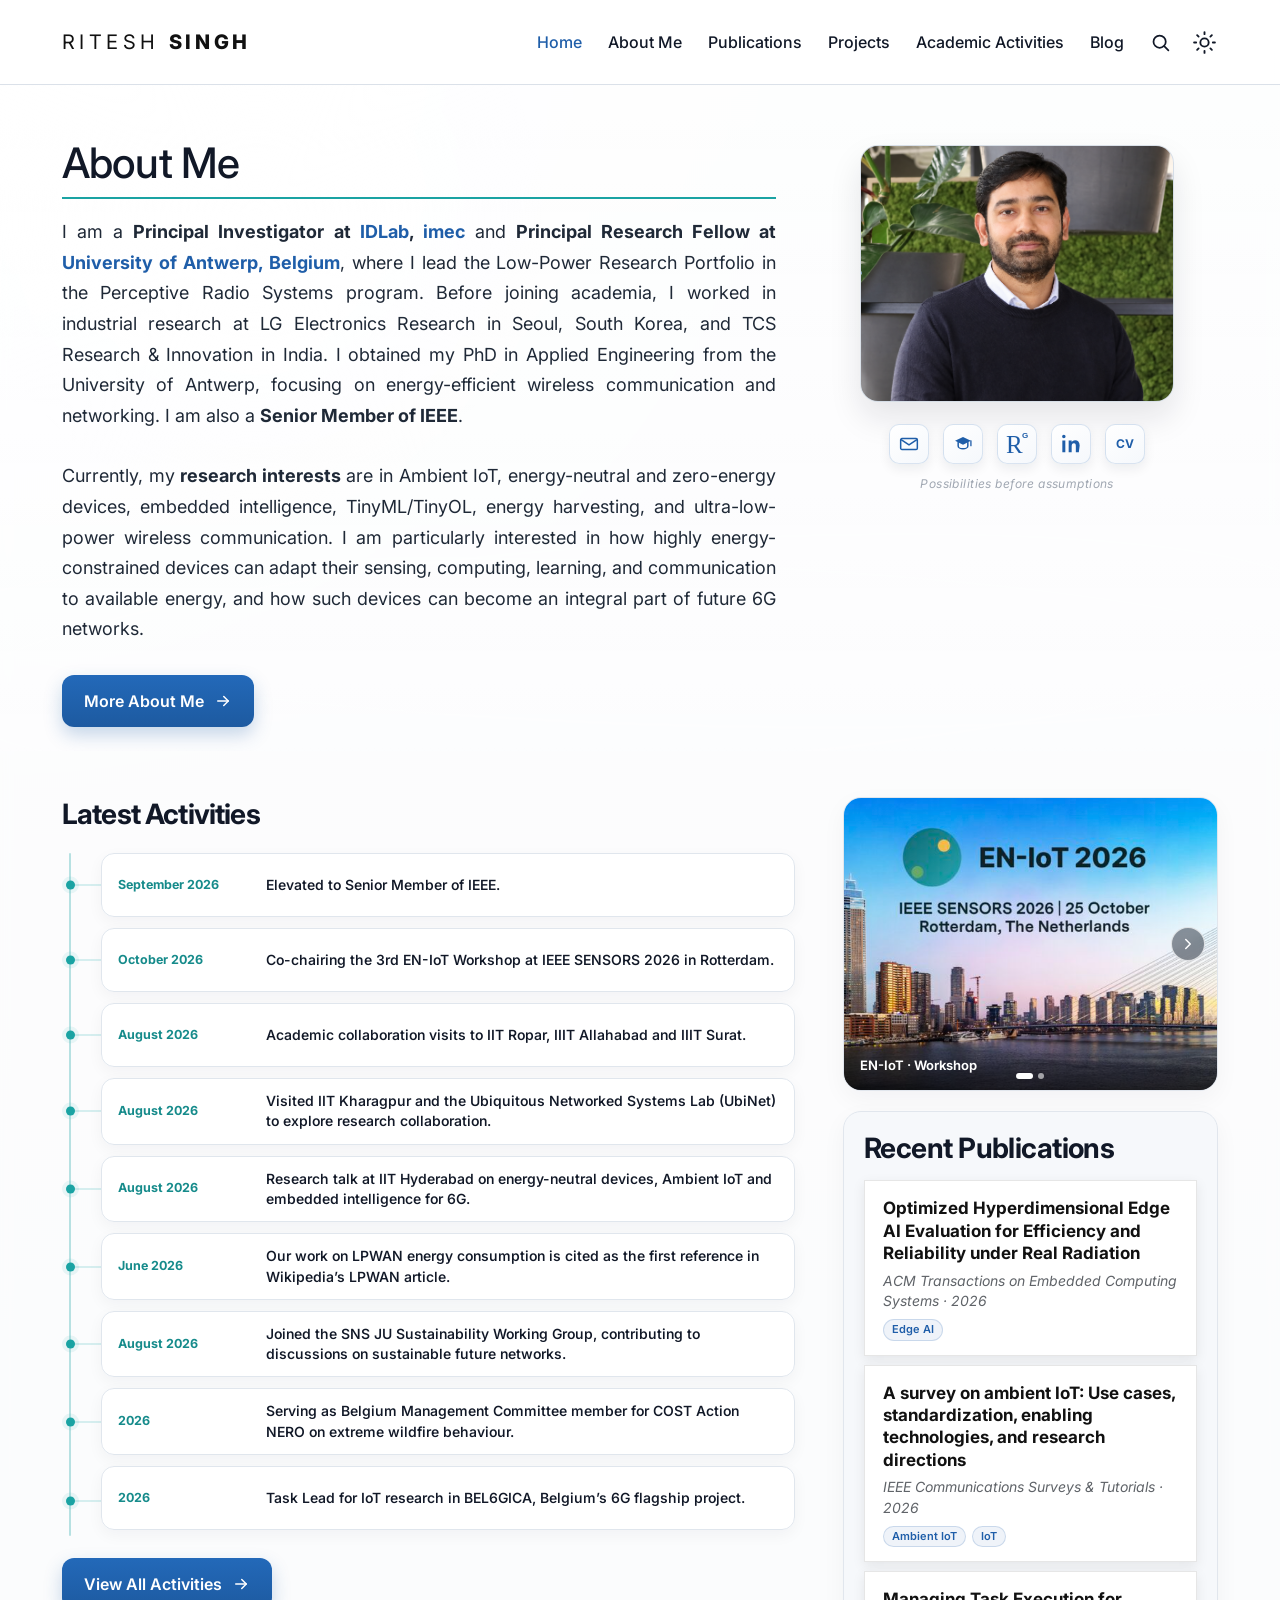
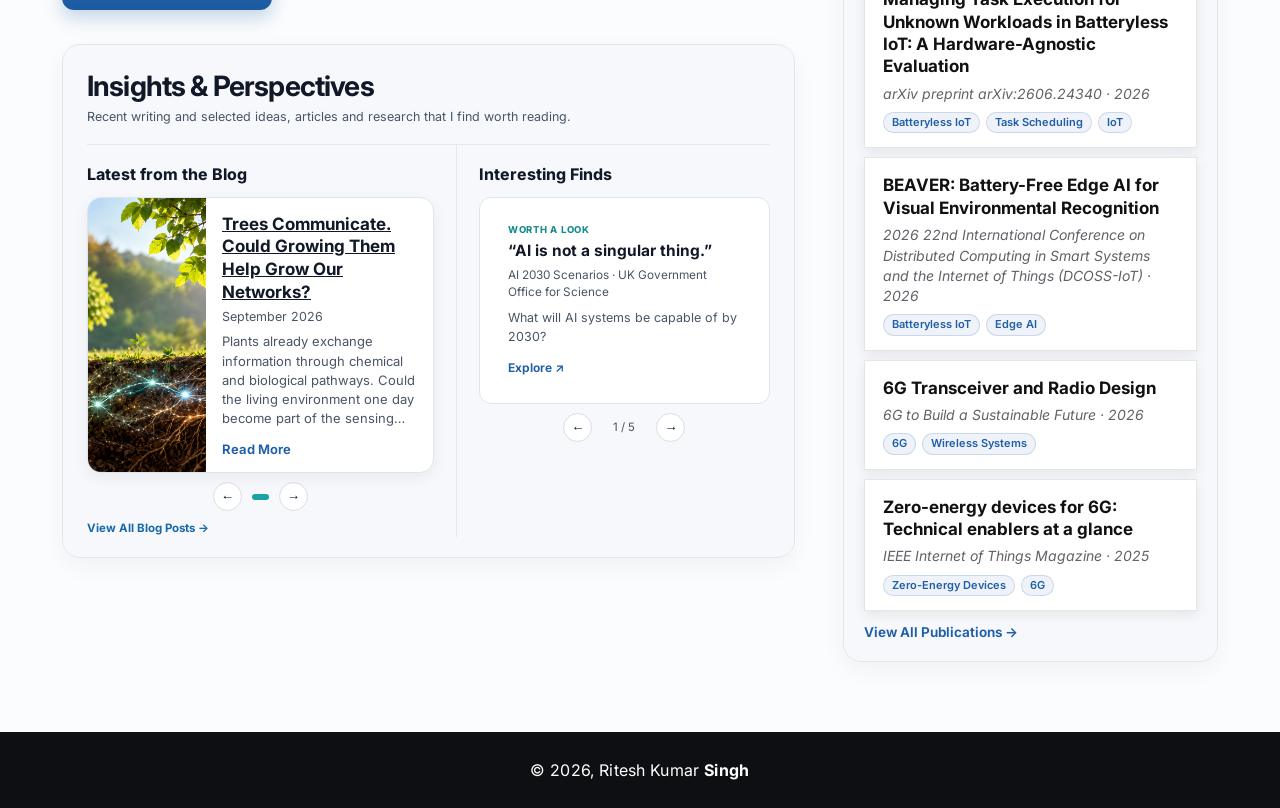
<file: index.html>
<!DOCTYPE html>
<html lang="en">

<head>

  <meta charset="UTF-8" />

  <meta
    name="viewport"
    content="width=device-width, initial-scale=1.0"
  />

  <title>Ritesh Singh</title>


  <link
    rel="icon"
    type="image/png"
    href="images/ritesh_pic.png"
  >


  <!-- Apply saved theme before page renders -->

  <script>

    if (
      localStorage.getItem('theme') === 'dark'
    ) {

      document.documentElement
        .classList
        .add('dark-mode');

    }

  </script>


  <link
    rel="preconnect"
    href="https://fonts.googleapis.com"
  >

  <link
    rel="preconnect"
    href="https://fonts.gstatic.com"
    crossorigin
  >

  <link
    href="https://fonts.googleapis.com/css2?family=Inter:wght@400;500;600;700;800&display=swap"
    rel="stylesheet"
  >


  <link
    rel="stylesheet"
    href="css/style.css?v=20260917-01"
  />


  <!-- =========================================================
       HOME-SPECIFIC STYLES
  ========================================================== -->

  <style>
    /* =========================================================
       HOME LAYOUT — POLISHED TWO-COLUMN DESIGN
       ========================================================= */

    .home-content-grid {
      display: grid;
      grid-template-columns: minmax(0, 1.72fr) minmax(330px, 0.88fr);
      gap: 48px;
      padding: 46px 62px 58px;
      align-items: start;
    }

    .home-activities,
    .home-sidebar {
      min-width: 0;
    }

    .home-sidebar {
      position: static;
      align-self: start;
    }

    /* Soft section cards on the right */
    .home-panel {
      background: rgba(246, 248, 251, 0.92);
      border: 1px solid #e1e6ed;
      border-radius: 18px;
      padding: 20px;
      box-shadow: 0 8px 24px rgba(15, 23, 42, 0.045);
    }

    .home-panel + .home-panel {
      margin-top: 20px;
    }

    .home-sidebar .section-title {
      margin: 0 0 16px;
      font-size: 28px;
      line-height: 1.16;
      letter-spacing: -0.02em;
    }

    /* =========================================================
       ACTIVITY TIMELINE
       ========================================================= */

    .timeline {
      position: relative;
      margin-top: 8px;
      padding-left: 25px;
    }

    .timeline::before {
      content: "";
      position: absolute;
      left: 6px;
      top: 8px;
      bottom: 12px;
      width: 2px;
      background: rgba(26, 163, 163, 0.28);
    }

    .timeline-entry {
      position: relative;
      padding: 0 0 31px 22px;
    }

    .timeline-entry:last-child {
      padding-bottom: 6px;
    }

    .timeline-dot {
      position: absolute;
      left: -25px;
      top: 6px;
      width: 12px;
      height: 12px;
      border-radius: 50%;
      background: #1aa3a3;
      box-shadow: 0 0 0 5px rgba(26, 163, 163, 0.11);
      transition: transform 160ms ease, box-shadow 160ms ease;
    }

    .timeline-entry:hover .timeline-dot {
      transform: scale(1.12);
      box-shadow: 0 0 0 7px rgba(26, 163, 163, 0.13);
    }

    .activity-topline {
      display: flex;
      align-items: center;
      flex-wrap: wrap;
      gap: 9px;
      margin-bottom: 6px;
    }

    .activity-date {
      font-size: 14px;
      font-weight: 700;
      color: var(--text);
    }

    .activity-tag {
      display: inline-flex;
      align-items: center;
      min-height: 22px;
      padding: 2px 8px;
      border-radius: 999px;
      background: rgba(26, 163, 163, 0.10);
      color: #168b8b;
      font-size: 10px;
      font-weight: 700;
      letter-spacing: 0.08em;
      text-transform: uppercase;
    }

    .activity-title {
      margin: 0 0 6px;
      font-size: 18px;
      line-height: 1.38;
      font-weight: 650;
      color: var(--text);
    }

    .activity-summary {
      margin: 0;
      color: var(--muted);
      font-size: 15px;
      line-height: 1.65;
    }

    .activity-inline-link,
    .update-inline-link {
      display: inline-flex;
      margin-top: 10px;
      color: var(--primary);
      text-decoration: none;
      font-size: 13.5px;
      font-weight: 650;
    }

    .activity-inline-link:hover,
    .update-inline-link:hover {
      text-decoration: underline;
    }

    /* Activity media */
    .activity-visual {
      margin: 14px 0 0;
      overflow: hidden;
      border-radius: 14px;
      border: 1px solid var(--border);
      background: var(--surface-strong);
      box-shadow: 0 7px 18px rgba(15, 23, 42, 0.08);
    }

    .activity-visual img {
      display: block;
      width: 100%;
      height: 100%;
      object-fit: cover;
      transition: transform 220ms ease;
    }

    .activity-visual:hover img {
      transform: scale(1.02);
    }

    .activity-visual figcaption {
      padding: 8px 11px;
      color: var(--muted);
      font-size: 12px;
      line-height: 1.4;
    }

    .activity-featured {
      position: relative;
      width: min(100%, 500px);
      aspect-ratio: 16 / 8.8;
    }

    .activity-featured figcaption {
      position: absolute;
      left: 0;
      right: 0;
      bottom: 0;
      padding: 34px 13px 11px;
      color: #fff;
      background: linear-gradient(180deg, transparent 0%, rgba(0,0,0,0.72) 100%);
    }

    .activity-single-image {
      width: min(100%, 360px);
    }

    .activity-single-image img {
      aspect-ratio: 16 / 9;
    }

    .activity-gallery {
      width: min(100%, 500px);
      display: grid;
      grid-template-columns: 1.6fr 0.9fr;
      grid-template-rows: 190px auto;
      gap: 5px;
      padding: 5px;
    }

    .activity-gallery-main,
    .activity-gallery-side,
    .activity-gallery-last {
      min-width: 0;
      min-height: 0;
      overflow: hidden;
      border-radius: 10px;
    }

    .activity-gallery-main {
      grid-row: 1;
    }

    .activity-gallery-side {
      display: grid;
      grid-template-rows: 1fr 1fr;
      gap: 5px;
    }

    .activity-gallery-last {
      position: relative;
    }

    .activity-gallery-count {
      position: absolute;
      inset: 0;
      display: grid;
      place-items: center;
      background: rgba(0,0,0,0.48);
      color: #fff;
      font-size: 18px;
      font-weight: 700;
    }

    .activity-gallery figcaption {
      grid-column: 1 / -1;
      padding: 5px 7px 3px;
    }

    /* =========================================================
       BLOG — ONE CLEAN CARD AT A TIME
       Supports both old and new blogs.js class names.
       ========================================================= */

    .blog-carousel-shell {
      position: relative;
    }

    #latestBlogs {
      position: relative;
      min-width: 0;
    }

    /* All blog cards are hidden first; JS shows the active one */
    #latestBlogs > article {
      display: none;
    }

    #latestBlogs > article.is-active-blog {
      display: grid;
    }

    .blog-slide,
    .home-blog-card {
      grid-template-columns: 118px minmax(0, 1fr);
      min-height: 172px;
      overflow: hidden;
      border: 1px solid #dfe5ec;
      border-radius: 14px;
      background: #fff;
      box-shadow: 0 5px 16px rgba(15, 23, 42, 0.06);
    }

    .blog-slide > img,
    img.home-blog-image {
      display: block;
      width: 118px;
      height: 100%;
      min-height: 172px;
      object-fit: cover;
      background: #eef2f6;
    }

    .blog-slide-placeholder,
    .home-blog-placeholder {
      width: 118px;
      min-height: 172px;
      background:
        linear-gradient(145deg, rgba(26,163,163,0.12), rgba(31,94,169,0.08));
    }

    .blog-slide-content,
    .home-blog-content {
      min-width: 0;
      padding: 15px 16px 14px;
    }

    .blog-slide-title,
    .home-blog-title {
      margin: 0 0 5px;
      color: var(--text);
      font-size: 17px;
      line-height: 1.35;
      font-weight: 700;
    }

    .blog-slide-meta,
    .home-blog-date {
      margin-bottom: 8px;
      color: var(--muted);
      font-size: 12.5px;
    }

    .blog-slide-desc,
    .home-blog-excerpt {
      margin: 0 0 10px;
      color: var(--muted);
      font-size: 13px;
      line-height: 1.48;
      display: -webkit-box;
      -webkit-line-clamp: 5;
      -webkit-box-orient: vertical;
      overflow: hidden;
    }

    .read-link,
    .home-blog-link {
      color: var(--primary);
      text-decoration: none;
      font-size: 13px;
      font-weight: 650;
    }

    .read-link:hover,
    .home-blog-link:hover {
      text-decoration: underline;
    }

    .carousel-controls {
      display: flex;
      align-items: center;
      justify-content: center;
      gap: 10px;
      margin-top: 11px;
    }

    .carousel-arrow {
      width: 29px;
      height: 29px;
      border: 1px solid #d7dee7;
      border-radius: 50%;
      background: #fff;
      color: var(--text);
      display: inline-flex;
      align-items: center;
      justify-content: center;
      cursor: pointer;
      transition: color 150ms ease, border-color 150ms ease, transform 150ms ease;
    }

    .carousel-arrow:hover {
      color: var(--primary);
      border-color: var(--primary);
      transform: translateY(-1px);
    }

    .carousel-dots {
      display: flex;
      gap: 6px;
      align-items: center;
      justify-content: center;
    }

    .carousel-dot {
      width: 6px;
      height: 6px;
      padding: 0;
      border: 0;
      border-radius: 50%;
      background: #c4ccd6;
      cursor: pointer;
    }

    .carousel-dot.active {
      width: 17px;
      border-radius: 999px;
      background: #1aa3a3;
    }

    /* =========================================================
       PUBLICATIONS — SIX COMPACT CARDS
       ========================================================= */

    #recentPublications {
      display: grid;
      gap: 9px;
    }

    .home-publication-item {
      padding: 12px 13px 11px;
      border: 1px solid #dfe5ec;
      border-radius: 12px;
      background: #fff;
      box-shadow: 0 3px 11px rgba(15, 23, 42, 0.04);
    }

    .home-publication-title {
      margin: 0 0 5px;
      color: var(--text);
      font-size: 14px;
      line-height: 1.38;
      font-weight: 700;
    }

    .home-publication-meta {
      margin: 0 0 6px;
      color: var(--muted);
      font-size: 11.8px;
      line-height: 1.45;
    }

    .home-publication-link {
      color: var(--primary);
      text-decoration: none;
      font-size: 12px;
      font-weight: 650;
    }

    .home-publication-link:hover {
      text-decoration: underline;
    }

    /* =========================================================
       SIDEBAR ACTIONS
       ========================================================= */

    .sidebar-action {
      display: inline-flex;
      margin-top: 13px;
      color: var(--primary);
      text-decoration: none;
      font-weight: 650;
      font-size: 13.5px;
    }

    .sidebar-action:hover {
      text-decoration: underline;
    }

    /* =========================================================
       WORTH SHARING — COMPACT AND CONSISTENT
       ========================================================= */

    .sharing-card {
      margin-top: 0;
      overflow: hidden;
      background: #fff;
      border: 1px solid #dfe5ec;
      border-radius: 14px;
      box-shadow: 0 5px 16px rgba(15, 23, 42, 0.05);
    }

    .sharing-content {
      padding: 14px 15px 15px;
    }

    .sharing-type {
      margin-bottom: 5px;
      color: #168b8b;
      font-size: 9.5px;
      font-weight: 750;
      letter-spacing: 0.08em;
      text-transform: uppercase;
    }

    .sharing-title {
      margin: 0 0 6px;
      color: var(--text);
      font-size: 15.5px;
      line-height: 1.38;
      font-weight: 700;
    }

    .sharing-source,
    .sharing-author {
      color: var(--muted);
      font-size: 11.8px;
      line-height: 1.45;
    }

    .sharing-note {
      margin: 8px 0 9px;
      color: var(--muted);
      font-size: 12.5px;
      line-height: 1.5;
    }

    .sharing-thumb-wrap,
    .sharing-image-wrap {
      overflow: hidden;
    }

    .sharing-thumb,
    .sharing-feature-image {
      display: block;
      width: 100%;
      max-height: 170px;
      object-fit: cover;
    }

    .sharing-link {
      color: var(--primary);
      text-decoration: none;
      font-size: 12px;
      font-weight: 650;
    }

    .sharing-link:hover {
      text-decoration: underline;
    }

    .sharing-quote-card {
      position: relative;
      padding: 17px 18px 16px;
    }

    .sharing-quote-mark {
      height: 24px;
      color: #1aa3a3;
      font-family: Georgia, "Times New Roman", serif;
      font-size: 42px;
      line-height: 1;
    }

    .sharing-quote-text {
      margin: 3px 0 11px;
      color: var(--text);
      font-family: Georgia, "Times New Roman", serif;
      font-size: 15.5px;
      line-height: 1.5;
      font-style: italic;
    }

    .sharing-controls {
      display: flex;
      align-items: center;
      justify-content: center;
      gap: 11px;
      margin-top: 10px;
    }

    .sharing-controls button {
      width: 29px;
      height: 29px;
      padding: 0;
      border: 1px solid #d7dee7;
      border-radius: 50%;
      background: #fff;
      color: var(--text);
      display: inline-flex;
      align-items: center;
      justify-content: center;
      cursor: pointer;
    }

    .sharing-controls button:hover {
      color: var(--primary);
      border-color: var(--primary);
    }

    #sharingCounter {
      min-width: 42px;
      color: var(--muted);
      font-size: 11.5px;
      text-align: center;
    }


    /* FINAL HOME — CONNECTED COMPACT ACTIVITY CARDS + PHOTO CAROUSEL */
    .timeline{position:relative;margin-top:10px;padding-left:39px}
    .timeline::before{content:"";position:absolute;left:7px;top:0;bottom:0;width:2px;background:rgba(26,163,163,.30);border-radius:999px}
    .timeline-entry{position:relative;margin:0 0 11px;padding:0}
    .timeline-entry:last-child{margin-bottom:0}
    .timeline-entry::before{content:"";position:absolute;left:-31px;top:50%;width:31px;height:1px;background:rgba(26,163,163,.34);transform:translateY(-50%)}
    .timeline-dot{position:absolute;left:-35px;top:50%;width:9px;height:9px;border-radius:50%;background:#1aa3a3;box-shadow:0 0 0 4px rgba(26,163,163,.09);transform:translateY(-50%);z-index:2}
    .activity-compact-card{min-height:64px;display:grid;grid-template-columns:132px minmax(0,1fr);gap:16px;align-items:center;padding:12px 16px;border:1px solid #e0e6ed;border-radius:13px;background:rgba(255,255,255,.82);box-shadow:0 5px 16px rgba(15,23,42,.045);transition:border-color 160ms ease,box-shadow 160ms ease,transform 160ms ease}
    .activity-compact-card:hover{border-color:rgba(26,163,163,.34);box-shadow:0 7px 19px rgba(15,23,42,.065);transform:translateY(-1px)}
    .activity-compact-date{color:#168b8b;font-size:12.5px;line-height:1.35;font-weight:700;white-space:nowrap}
    .activity-compact-text{min-width:0;color:var(--text);font-size:14px;line-height:1.45;font-weight:550}
    .activity-compact-text a{color:inherit;text-decoration:none}.activity-compact-text a:hover{color:var(--primary)}
    .left-worth-sharing{margin-top:38px}
    .academic-moments-panel{padding:0;overflow:hidden}
    .home-academic-carousel{position:relative;width:100%;height:292px;overflow:hidden;background:#eef2f6}
    .home-academic-slide{position:absolute;inset:0;width:100%;height:100%;object-fit:cover;opacity:0;transform:translateX(10px);transition:opacity .45s ease,transform .45s ease}
    .home-academic-slide.is-active{opacity:1;transform:translateX(0)}
    .home-academic-caption{position:absolute;left:0;right:0;bottom:0;z-index:2;padding:44px 54px 15px 16px;color:#fff;font-size:13px;line-height:1.35;font-weight:650;background:linear-gradient(180deg,rgba(0,0,0,0),rgba(0,0,0,.70));pointer-events:none}
    .home-academic-next{position:absolute;right:12px;top:50%;z-index:3;width:34px;height:34px;padding:0;display:inline-flex;align-items:center;justify-content:center;border:1px solid rgba(255,255,255,.72);border-radius:50%;background:rgba(17,24,39,.46);color:#fff;cursor:pointer;backdrop-filter:blur(5px);transform:translateY(-50%)}
    .home-academic-dots{position:absolute;left:50%;bottom:11px;z-index:4;display:flex;align-items:center;justify-content:center;gap:5px;transform:translateX(-50%)}
    .home-academic-dot{width:6px;height:6px;padding:0;border:0;border-radius:50%;background:rgba(255,255,255,.58);cursor:pointer}.home-academic-dot.is-active{width:17px;border-radius:999px;background:#fff}
    html.dark-mode .activity-compact-card{border-color:#303741;background:rgba(25,29,35,.92)}html.dark-mode .activity-compact-date{color:#82b7f4}html.dark-mode .timeline::before,html.dark-mode .timeline-entry::before{background:rgba(130,183,244,.28)}html.dark-mode .timeline-dot{background:#82b7f4;box-shadow:0 0 0 4px rgba(130,183,244,.09)}html.dark-mode .home-academic-carousel{background:#161a20}
    @media(max-width:760px){.timeline{padding-left:31px}.timeline-entry::before{left:-23px;width:23px}.timeline-dot{left:-27px}.activity-compact-card{grid-template-columns:1fr;gap:4px;min-height:0;padding:11px 13px}.activity-compact-date{white-space:normal}.home-academic-carousel{height:240px}}

    /* =========================================================
       DARK MODE
       ========================================================= */

    html.dark-mode .home-panel {
      background: #14181d;
      border-color: #2d333b;
      box-shadow: 0 8px 24px rgba(0,0,0,0.12);
    }

    html.dark-mode .activity-tag {
      background: rgba(130, 183, 244, 0.12);
      color: #8dc3ff;
    }

    html.dark-mode .timeline::before {
      background: rgba(130, 183, 244, 0.28);
    }

    html.dark-mode .timeline-dot {
      background: #82b7f4;
      box-shadow: 0 0 0 5px rgba(130, 183, 244, 0.11);
    }

    html.dark-mode .blog-slide,
    html.dark-mode .home-blog-card,
    html.dark-mode .home-publication-item,
    html.dark-mode .sharing-card,
    html.dark-mode .carousel-arrow,
    html.dark-mode .sharing-controls button {
      background: #191d23;
      border-color: #303741;
    }

    html.dark-mode .carousel-dot {
      background: #4d5663;
    }

    html.dark-mode .carousel-dot.active {
      background: #82b7f4;
    }

    html.dark-mode .sharing-type,
    html.dark-mode .sharing-quote-mark {
      color: #82b7f4;
    }

    /* =========================================================
       RESPONSIVE
       ========================================================= */

    @media (max-width: 1080px) {
      .home-content-grid {
        grid-template-columns: minmax(0, 1.5fr) minmax(315px, 0.9fr);
        gap: 34px;
        padding-left: 36px;
        padding-right: 36px;
      }
    }

    @media (max-width: 900px) {
      .home-content-grid {
        grid-template-columns: 1fr;
        gap: 38px;
      }

      .home-sidebar {
        display: grid;
        grid-template-columns: 1fr 1fr;
        gap: 20px;
      }

      .home-panel + .home-panel {
        margin-top: 0;
      }

      .worth-sharing-section {
        grid-column: 1 / -1;
      }
    }

    @media (max-width: 640px) {
      .home-content-grid {
        padding: 34px 20px 46px;
      }

      .home-sidebar {
        display: block;
      }

      .home-panel + .home-panel {
        margin-top: 18px;
      }

      .timeline {
        padding-left: 19px;
      }

      .timeline-entry {
        padding-left: 17px;
      }

      .timeline-dot {
        left: -19px;
      }

      .blog-slide,
      .home-blog-card {
        grid-template-columns: 92px minmax(0, 1fr);
        min-height: 160px;
      }

      .blog-slide > img,
      img.home-blog-image,
      .blog-slide-placeholder,
      .home-blog-placeholder {
        width: 92px;
        min-height: 160px;
      }

      .activity-gallery {
        grid-template-rows: 150px auto;
      }
    }
  
    /* Blog moved below Worth Sharing in the left column */
    .home-left-blog {
      margin-top: 24px;
    }

    .home-left-blog .blog-card {
      min-height: 0;
    }

    .home-left-blog .blog-card-image,
    .home-left-blog .blog-image {
      min-height: 112px;
      height: 112px;
    }

    .home-left-blog .blog-card-content,
    .home-left-blog .blog-content {
      padding-top: 11px;
      padding-bottom: 11px;
    }

    .home-left-blog .blog-title,
    .home-left-blog .blog-card-title {
      font-family: Inter, Arial, sans-serif;
      font-size: 13.5px;
      line-height: 1.32;
      font-weight: 700;
    }

    .home-left-blog .blog-date,
    .home-left-blog .blog-meta {
      font-family: Inter, Arial, sans-serif;
      font-size: 12px;
      line-height: 1.35;
    }

    .home-left-blog .blog-excerpt,
    .home-left-blog .blog-description {
      font-family: Inter, Arial, sans-serif;
      font-size: 12.5px;
      line-height: 1.4;
      display: -webkit-box;
      -webkit-line-clamp: 3;
      -webkit-box-orient: vertical;
      overflow: hidden;
    }


    /* =========================================================
       FINAL HOME SPACING TUNING
       Compact Worth Sharing + Latest Blog Posts only
       ========================================================= */

    /* Worth Sharing: remove unnecessary vertical whitespace */
    .worth-sharing-section {
      padding-top: 20px !important;
      padding-bottom: 16px !important;
    }

    .worth-sharing-section .section-title {
      margin-bottom: 14px !important;
    }

    .worth-sharing-section #worthSharing {
      margin-bottom: 10px !important;
    }

    .worth-sharing-section .sharing-card,
    .worth-sharing-section .share-card {
      padding-top: 14px !important;
      padding-bottom: 14px !important;
      min-height: 0 !important;
    }

    .worth-sharing-section .sharing-controls {
      margin-top: 10px !important;
      margin-bottom: 0 !important;
      padding-bottom: 0 !important;
    }

    /* Keep a clean but modest gap before Blog */
    .home-left-blog {
      margin-top: 22px !important;
      padding-top: 20px !important;
      padding-bottom: 15px !important;
    }

    .home-left-blog .section-title {
      margin-bottom: 14px !important;
    }

    /* Blog card should follow its content instead of holding empty height */
    .home-left-blog .blog-carousel-shell,
    .home-left-blog .blog-carousel {
      min-height: 0 !important;
      height: auto !important;
    }

    .home-left-blog .blog-card {
      min-height: 0 !important;
      height: auto !important;
    }

    .home-left-blog .blog-card-image,
    .home-left-blog .blog-image {
      height: 104px !important;
      min-height: 104px !important;
    }

    .home-left-blog .blog-card-content,
    .home-left-blog .blog-content {
      min-height: 0 !important;
      height: auto !important;
      padding-top: 10px !important;
      padding-bottom: 10px !important;
    }

    .home-left-blog .blog-excerpt,
    .home-left-blog .blog-description {
      margin-top: 6px !important;
      margin-bottom: 6px !important;
      -webkit-line-clamp: 2 !important;
    }

    .home-left-blog .carousel-controls {
      margin-top: 10px !important;
      margin-bottom: 8px !important;
    }

    .home-left-blog .sidebar-action {
      margin-top: 4px !important;
      margin-bottom: 0 !important;
    }

    @media (max-width: 760px) {
      .worth-sharing-section,
      .home-left-blog {
        padding-top: 17px !important;
        padding-bottom: 14px !important;
      }

      .home-left-blog .blog-card-image,
      .home-left-blog .blog-image {
        height: 96px !important;
        min-height: 96px !important;
      }
    }


    /* =========================================================
       INSIGHTS & PERSPECTIVES
       Combined Blog + Selected Reading panel
       ========================================================= */

    .insights-perspectives-panel {
      margin-top: 34px;
      padding: 24px 24px 20px;
      overflow: hidden;
    }

    .insights-panel-heading {
      display: flex;
      align-items: flex-end;
      justify-content: space-between;
      gap: 24px;
      padding-bottom: 17px;
      border-bottom: 1px solid #e4e9ef;
    }

    .insights-main-title {
      margin: 0 0 5px !important;
    }

    .insights-intro {
      margin: 0;
      max-width: 690px;
      color: var(--muted);
      font-family: Inter, Arial, sans-serif;
      font-size: 12.5px;
      line-height: 1.5;
    }

    .insights-grid {
      display: grid;
      grid-template-columns: minmax(0, 1.08fr) minmax(0, .92fr);
      gap: 0;
      align-items: stretch;
    }

    .insights-block {
      min-width: 0;
      padding-top: 19px;
    }

    .insights-blog-block {
      padding-right: 22px;
    }

    .insights-reading-block {
      padding-left: 22px;
      border-left: 1px solid #e4e9ef;
    }

    .insights-block-heading {
      margin-bottom: 12px;
    }

    .insights-kicker {
      display: block;
      margin-bottom: 3px;
      color: #168b8b;
      font-family: Inter, Arial, sans-serif;
      font-size: 9.5px;
      line-height: 1.2;
      font-weight: 800;
      letter-spacing: .09em;
    }

    .insights-block-heading h3 {
      margin: 0;
      color: var(--text);
      font-family: Inter, Arial, sans-serif;
      font-size: 16px;
      line-height: 1.3;
      font-weight: 750;
    }

    /* Blog card inside the merged panel */
    .insights-blog-block .blog-carousel-shell,
    .insights-blog-block .blog-carousel,
    .insights-blog-block .blog-card {
      min-height: 0 !important;
      height: auto !important;
    }

    .insights-blog-block .blog-card {
      overflow: hidden;
      border-radius: 12px;
    }

    .insights-blog-block .blog-card-image,
    .insights-blog-block .blog-image {
      width: 112px !important;
      min-width: 112px !important;
      height: 112px !important;
      min-height: 112px !important;
    }

    .insights-blog-block .blog-card-content,
    .insights-blog-block .blog-content {
      min-height: 0 !important;
      height: auto !important;
      padding: 11px 13px !important;
    }

    .insights-blog-block .blog-title,
    .insights-blog-block .blog-card-title {
      font-family: Inter, Arial, sans-serif;
      font-size: 13px !important;
      line-height: 1.32 !important;
      font-weight: 700 !important;
    }

    .insights-blog-block .blog-date,
    .insights-blog-block .blog-meta {
      font-family: Inter, Arial, sans-serif;
      font-size: 11px !important;
      line-height: 1.3 !important;
    }

    .insights-blog-block .blog-excerpt,
    .insights-blog-block .blog-description {
      margin-top: 5px !important;
      margin-bottom: 5px !important;
      font-family: Inter, Arial, sans-serif;
      font-size: 11.5px !important;
      line-height: 1.38 !important;
      display: -webkit-box;
      -webkit-line-clamp: 2 !important;
      -webkit-box-orient: vertical;
      overflow: hidden;
    }

    .insights-blog-block .carousel-controls {
      margin: 9px 0 5px !important;
    }

    /* Selected reading card: visually lighter than the blog card */
    .insights-reading-block #worthSharing {
      margin: 0 !important;
    }

    .insights-reading-block .sharing-card,
    .insights-reading-block .share-card {
      min-height: 0 !important;
      padding: 12px 13px !important;
      border-radius: 12px;
      box-shadow: none;
    }

    .insights-reading-block .sharing-controls {
      margin: 9px 0 5px !important;
      padding: 0 !important;
    }

    .insights-link {
      display: inline-flex;
      align-items: center;
      margin-top: 3px;
      color: #1769aa;
      font-family: Inter, Arial, sans-serif;
      font-size: 11.5px;
      line-height: 1.35;
      font-weight: 700;
      text-decoration: none;
    }

    .insights-link:hover {
      color: var(--primary);
    }

    html.dark-mode .insights-panel-heading,
    html.dark-mode .insights-reading-block {
      border-color: #303741;
    }

    @media (max-width: 900px) {
      .insights-grid {
        grid-template-columns: 1fr;
      }

      .insights-blog-block {
        padding-right: 0;
      }

      .insights-reading-block {
        margin-top: 18px;
        padding-left: 0;
        padding-top: 18px;
        border-left: 0;
        border-top: 1px solid #e4e9ef;
      }

      html.dark-mode .insights-reading-block {
        border-top-color: #303741;
      }
    }

    @media (max-width: 600px) {
      .insights-perspectives-panel {
        padding: 19px 16px 16px;
      }

      .insights-intro {
        font-size: 12px;
      }

      .insights-blog-block .blog-card-image,
      .insights-blog-block .blog-image {
        width: 96px !important;
        min-width: 96px !important;
        height: 104px !important;
        min-height: 104px !important;
      }
    }

</style>

</head>



<body>

<div class="page">



  <!-- =========================================================
       HEADER
  ========================================================== -->

  <header class="topbar">

 <a
  class="brand brand-link"
  href="index.html"
  title="Back to Home"
>
  Ritesh <span>Singh</span>
</a>



    <nav class="nav">


      <a
        href="index.html"
        class="active"
      >
        Home
      </a>


      <a href="about.html">

        About Me

      </a>


      <a href="publications.html">

        Publications

      </a>


      <a href="projects.html">

        Projects

      </a>


      <a href="activities.html">

        Academic Activities

      </a>


      <a href="blogs/index.html">

        Blog

      </a>



      <!-- Search -->

      <button
        type="button"
        aria-label="Search"
        title="Search"
        onclick="toggleSiteSearch()"
        style="
          border: 0;
          background: transparent;
          color: inherit;
          padding: 0;
          display: inline-flex;
          align-items: center;
          cursor: pointer;
        "
      >

        <svg
          width="21"
          height="21"
          viewBox="0 0 24 24"
          fill="none"
          aria-hidden="true"
        >

          <circle
            cx="11"
            cy="11"
            r="7"
            stroke="currentColor"
            stroke-width="2"
          />

          <path
            d="M16.5 16.5L21 21"
            stroke="currentColor"
            stroke-width="2"
            stroke-linecap="round"
          />

        </svg>

      </button>



      <!-- Theme -->

      <button
        class="theme-toggle"
        type="button"
        onclick="toggleTheme()"
        aria-label="Toggle light and dark mode"
        title="Light / Dark mode"
      >

        <span
          id="themeIcon"
          style="
            display:inline-flex;
            align-items:center;
            justify-content:center;
          "
          aria-hidden="true"
        ></span>

      </button>


    </nav>

  </header>



  <!-- =========================================================
       SEARCH
  ========================================================== -->

  <div
    id="siteSearch"
    style="
      display:none;
      padding:14px 62px;
      border-bottom:1px solid rgba(216,222,231,0.9);
      background:rgba(255,255,255,0.72);
    "
  >


    <form
      onsubmit="runSiteSearch(event)"
      style="
        display:flex;
        gap:10px;
        align-items:center;
      "
    >


      <input
        id="siteSearchInput"
        type="search"
        placeholder="Search this website..."
        aria-label="Search this website"
        style="
          flex:1;
          max-width:520px;
          padding:10px 12px;
          border:1px solid #d8dee7;
          border-radius:10px;
          font:inherit;
          color:inherit;
          background:#fff;
        "
      >


      <button
        type="submit"
        style="
          padding:10px 16px;
          border:0;
          border-radius:10px;
          background:#1f5ea9;
          color:#fff;
          font:inherit;
          font-weight:600;
          cursor:pointer;
        "
      >

        Search

      </button>


    </form>

  </div>



  <!-- =========================================================
       HERO / ABOUT
  ========================================================== -->

  <section class="hero">



    <!-- LEFT -->

    <div class="hero-copy">


      <h1 class="page-title">

        About Me

      </h1>




      <p>
        I am a <strong>Principal Investigator at <a class="home-org-link" href="https://www.uantwerpen.be/en/research-groups/idlab/" target="_blank" rel="noopener noreferrer">IDLab</a>, <a class="home-org-link" href="https://www.imec-int.com/en" target="_blank" rel="noopener noreferrer">imec</a></strong>
        and <strong>Principal Research Fellow at <a class="home-org-link" href="https://www.uantwerpen.be/en/" target="_blank" rel="noopener noreferrer">University of Antwerp, Belgium</a></strong>,
        where I lead the Low-Power Research Portfolio in the Perceptive Radio Systems program.
        Before joining academia, I worked in industrial research at LG Electronics Research in Seoul, South Korea,
        and TCS Research &amp; Innovation in India. I obtained my PhD in Applied Engineering from the University of Antwerp, focusing on energy-efficient wireless communication and networking. I am also a <strong>Senior Member of IEEE</strong>.
      </p>


      <p>
        Currently, my <strong>research interests</strong> are in Ambient IoT, energy-neutral and zero-energy devices,
        embedded intelligence, TinyML/TinyOL, energy harvesting, and ultra-low-power wireless communication.
        I am particularly interested in how highly energy-constrained devices can adapt their sensing, computing,
        learning, and communication to available energy, and how such devices can become an integral part of future 6G networks.
      </p>



      <div class="button-row">


        <a
          class="btn-primary"
          href="about.html"
        >

          More About Me


          <svg
            width="18"
            height="18"
            viewBox="0 0 24 24"
            fill="none"
            aria-hidden="true"
          >

            <path
              d="M5 12H19"
              stroke="currentColor"
              stroke-width="2"
              stroke-linecap="round"
            />

            <path
              d="M13 6L19 12L13 18"
              stroke="currentColor"
              stroke-width="2"
              stroke-linecap="round"
              stroke-linejoin="round"
            />

          </svg>


        </a>


      </div>


    </div>



    <!-- RIGHT -->

    <div class="hero-side">



      <img
        class="profile-photo"
        src="images/profile.png"
        alt="Profile photo"
      >



      <!-- =====================================================
           SOCIAL LINKS
      ====================================================== -->

      <div class="social-row">

        <a class="social-icon" href="mailto:ritesh.ksingh27@gmail.com" aria-label="Email" title="Email">
          <svg viewBox="0 0 24 24" fill="none" aria-hidden="true">
            <path d="M3.5 5.5H20.5C21.33 5.5 22 6.17 22 7V17C22 17.83 21.33 18.5 20.5 18.5H3.5C2.67 18.5 2 17.83 2 17V7C2 6.17 2.67 5.5 3.5 5.5Z" stroke="currentColor" stroke-width="1.8" stroke-linejoin="round"/>
            <path d="M3 7L12 13L21 7" stroke="currentColor" stroke-width="1.8" stroke-linecap="round" stroke-linejoin="round"/>
          </svg>
        </a>

        <a class="social-icon" href="https://scholar.google.com/citations?user=uZy6xQoAAAAJ&hl=en" aria-label="Google Scholar" title="Google Scholar" target="_blank" rel="noopener noreferrer">
          <svg viewBox="0 0 24 24" fill="none" aria-hidden="true">
            <path d="M2.5 8.2L12 3.5L21.5 8.2L12 12.9L2.5 8.2Z" fill="currentColor"/>
            <path d="M6.2 10.2V14.3C6.2 16.2 8.8 17.8 12 17.8C15.2 17.8 17.8 16.2 17.8 14.3V10.2" stroke="currentColor" stroke-width="1.8" stroke-linecap="round" stroke-linejoin="round"/>
            <path d="M21.5 8.2V14" stroke="currentColor" stroke-width="1.6" stroke-linecap="round"/>
          </svg>
        </a>

        <a class="social-icon" href="https://www.researchgate.net/profile/Ritesh-Singh-13" aria-label="ResearchGate" title="ResearchGate" target="_blank" rel="noopener noreferrer">
          <span class="researchgate-mark researchgate-mark-final" aria-hidden="true">
            <span class="researchgate-r-final">R</span><span class="researchgate-g-final">G</span>
          </span>
        </a>

        <a class="social-icon" href="https://www.linkedin.com/in/singhriteshk/" aria-label="LinkedIn" title="LinkedIn" target="_blank" rel="noopener noreferrer">
          <svg viewBox="0 0 24 24" fill="currentColor" aria-hidden="true">
            <path d="M5.2 7.7H1.6V22h3.6V7.7ZM3.4 1A2.1 2.1 0 1 0 3.4 5.2 2.1 2.1 0 0 0 3.4 1ZM22.4 13.8c0-4.3-2.3-6.3-5.4-6.3-2.5 0-3.6 1.4-4.2 2.3V7.7H9.2V22h3.6v-7.1c0-1.9.4-3.7 2.7-3.7 2.3 0 2.3 2.1 2.3 3.8V22h3.6l1-8.2Z"/>
          </svg>
        </a>

        <a class="social-icon cv-icon" href="/CV_RSingh.pdf" aria-label="Curriculum Vitae" title="View CV" target="_blank" rel="noopener noreferrer">
          <span class="cv-mark" aria-hidden="true">CV</span>
        </a>

      </div>

      <div class="personal-motto">Possibilities before assumptions</div>


    </div>






  </section>



  <!-- =========================================================
       MAIN CONTENT
  ========================================================== -->

  <main class="home-content-grid">
    <section class="home-activities">
      <h2 class="section-title">Latest Activities</h2>
      <div class="timeline" id="homeActivities"></div>
      <div class="button-row" style="margin-top:22px;"><a class="btn-primary" href="updates.html">View All Activities <svg width="18" height="18" viewBox="0 0 24 24" fill="none" aria-hidden="true"><path d="M5 12H19" stroke="currentColor" stroke-width="2" stroke-linecap="round"/><path d="M13 6L19 12L13 18" stroke="currentColor" stroke-width="2" stroke-linecap="round" stroke-linejoin="round"/></svg></a></div>
      <section class="home-panel insights-perspectives-panel">

        <div class="insights-panel-heading">
          <div>
            <h2 class="section-title insights-main-title">
              Insights &amp; Perspectives
            </h2>
            <p class="insights-intro">
              Recent writing and selected ideas, articles and research that I find worth reading.
            </p>
          </div>
        </div>

        <div class="insights-grid">

          <!-- Latest from the Blog -->
          <section class="insights-block insights-blog-block" aria-labelledby="insightsBlogTitle">

            <div class="insights-block-heading">
              <h3 id="insightsBlogTitle">Latest from the Blog</h3>
            </div>

            <div class="blog-carousel-shell">
              <div
                class="blog-carousel"
                id="latestBlogs"
                aria-label="Latest blog posts"
              ></div>

              <div
                class="carousel-controls insights-carousel-controls"
                aria-label="Blog carousel controls"
              >
                <button
                  class="carousel-arrow"
                  type="button"
                  onclick="previousBlog()"
                  aria-label="Previous blog"
                  title="Previous blog"
                >
                  &#8592;
                </button>

                <div
                  class="carousel-dots"
                  id="blogDots"
                ></div>

                <button
                  class="carousel-arrow"
                  type="button"
                  onclick="nextBlog()"
                  aria-label="Next blog"
                  title="Next blog"
                >
                  &#8594;
                </button>
              </div>
            </div>

            <a
              class="insights-link"
              href="blogs/index.html"
            >
              View All Blog Posts &#8594;
            </a>

          </section>

          <!-- Worth Reading -->
          <section class="insights-block insights-reading-block" aria-labelledby="worthReadingTitle">

            <div class="insights-block-heading">
              <h3 id="worthReadingTitle">Interesting Finds</h3>
            </div>

            <div id="worthSharing">
              <!-- One selected item at a time from js/sharing.js -->
            </div>

            <div
              class="sharing-controls insights-sharing-controls"
              aria-label="Interesting Finds carousel controls"
            >
              <button
                type="button"
                onclick="previousSharing()"
                aria-label="Previous selected item"
                title="Previous"
              >
                &#8592;
              </button>

              <span id="sharingCounter">
                1 / 1
              </span>

              <button
                type="button"
                onclick="nextSharing()"
                aria-label="Next selected item"
                title="Next"
              >
                &#8594;
              </button>
            </div>

          </section>

        </div>

      </section>
    </section>
    <aside class="home-sidebar">
      <section class="home-panel academic-moments-panel" aria-label="Academic moments"><div class="home-academic-carousel" id="homeAcademicCarousel">
          <img src="images/events/en-iot-2026.png" class="home-academic-slide is-active" data-caption="EN-IoT · Workshop" alt="EN-IoT · Workshop" loading="lazy">
          <img src="images/events/futurenetworks.png" class="home-academic-slide" data-caption="IEEE Future Networks World Forum" alt="IEEE Future Networks World Forum" loading="lazy">
        <div class="home-academic-caption" id="homeAcademicCaption">EN-IoT · Workshop</div><button class="home-academic-next" id="homeAcademicNext" type="button" aria-label="Next academic photo"><svg width="18" height="18" viewBox="0 0 24 24" fill="none"><path d="M9 6L15 12L9 18" stroke="currentColor" stroke-width="2" stroke-linecap="round" stroke-linejoin="round"/></svg></button><div class="home-academic-dots" id="homeAcademicDots"></div></div></section>
      
      <section class="home-panel"><h2 class="section-title">Recent Publications</h2><div id="recentPublications"></div><a class="sidebar-action" href="publications.html">View All Publications &#8594;</a></section>
    </aside>
  </main>


  <!-- =========================================================
       FOOTER
  ========================================================== -->

  <footer class="site-footer">

    © 2026, Ritesh Kumar
    <strong>Singh</strong>

  </footer>


</div>





<!-- =========================================================
     FLOATING BACK TO TOP
========================================================== -->

<button
  id="backToTop"
  class="back-to-top"
  type="button"
  aria-label="Back to top"
  title="Back to top"
>
  <svg class="back-to-top-progress" viewBox="0 0 48 48" aria-hidden="true">
    <circle class="back-to-top-track" cx="24" cy="24" r="21" />
    <circle class="back-to-top-ring" cx="24" cy="24" r="21" />
  </svg>
  <span class="back-to-top-icon" aria-hidden="true">
    <svg width="19" height="19" viewBox="0 0 24 24" fill="none">
      <path d="M6.5 14.5L12 9L17.5 14.5" stroke="currentColor" stroke-width="2" stroke-linecap="round" stroke-linejoin="round"/>
    </svg>
  </span>
</button>

<!-- =========================================================
     SEARCH SCRIPT
========================================================== -->

<script>


  function toggleSiteSearch() {


    const search =
      document.getElementById(
        'siteSearch'
      );


    const input =
      document.getElementById(
        'siteSearchInput'
      );


    if (
      search.style.display === 'none' ||
      search.style.display === ''
    ) {

      search.style.display =
        'block';


      input.focus();

    }

    else {

      search.style.display =
        'none';

    }


  }



  function runSiteSearch(event) {


    event.preventDefault();


    const query =
      document
        .getElementById(
          'siteSearchInput'
        )
        .value
        .trim();


    if (!query) return;


    window.open(

      'https://www.google.com/search?q=' +

      encodeURIComponent(
        'site:riteshsingh.org ' +
        query
      ),

      '_blank',

      'noopener'

    );


  }


</script>



<!-- =========================================================
     DATA FILES
========================================================== -->


<script src="js/activities.js"></script>

<script src="js/blogs.js"></script>

<script src="js/publications.js"></script>

<script src="js/sharing.js"></script>



<!-- =========================================================
     RENDER HOME CONTENT
========================================================== -->

<script>


  /*
    Latest 9 Activities
  */

  if (
    typeof renderHomeActivities ===
    'function'
  ) {

    renderHomeActivities(
      'homeActivities',
      9
    );

  }



  /*
    Blog carousel

    All entries from blogs.js are available
    in the carousel.

    Only one card is visible at a time.
  */

  if (
    typeof renderLatestBlogs ===
    'function'
  ) {

    renderLatestBlogs(
      'latestBlogs'
    );

  }



  /*
    Latest 6 Publications
  */

  if (
    typeof renderRecentPublications ===
    'function'
  ) {

    renderRecentPublications(
      'recentPublications',
      6
    );

  }



  /*
    Worth Sharing
  */

  if (
    typeof renderWorthSharing ===
    'function'
  ) {

    renderWorthSharing(
      'worthSharing'
    );

  }


</script>



<!-- =========================================================
     BLOG CAROUSEL — ROBUST HOME DISPLAY
     Works with both older and newer blogs.js markup.
========================================================== -->

<script>
  let homeBlogIndex = 0;

  function getHomeBlogCards() {
    const container = document.getElementById('latestBlogs');
    if (!container) return [];

    return Array.from(container.children).filter(
      element => element.tagName === 'ARTICLE'
    );
  }

  function prepareBlogImages(cards) {
    cards.forEach(card => {
      const img = card.querySelector('img');

      if (!img) {
        if (!card.querySelector('.home-blog-placeholder')) {
          const placeholder = document.createElement('div');
          placeholder.className = 'home-blog-placeholder';
          card.insertBefore(placeholder, card.firstChild);
        }
        return;
      }

      img.addEventListener('error', () => {
        img.style.display = 'none';

        if (!card.querySelector('.home-blog-placeholder')) {
          const placeholder = document.createElement('div');
          placeholder.className = 'home-blog-placeholder';
          card.insertBefore(placeholder, card.firstChild);
        }
      }, { once: true });
    });
  }

  function renderHomeBlogDots(cards) {
    const dots = document.getElementById('blogDots');
    if (!dots) return;

    dots.innerHTML = cards.map((_, index) => `
      <button
        class="carousel-dot ${index === homeBlogIndex ? 'active' : ''}"
        type="button"
        onclick="goToBlog(${index})"
        aria-label="Show blog ${index + 1}"
      ></button>
    `).join('');
  }

  function showHomeBlog(index) {
    const cards = getHomeBlogCards();
    if (!cards.length) return;

    homeBlogIndex = (index + cards.length) % cards.length;

    cards.forEach((card, cardIndex) => {
      card.classList.toggle(
        'is-active-blog',
        cardIndex === homeBlogIndex
      );
    });

    renderHomeBlogDots(cards);
  }

  function nextBlog() {
    showHomeBlog(homeBlogIndex + 1);
  }

  function previousBlog() {
    showHomeBlog(homeBlogIndex - 1);
  }

  function goToBlog(index) {
    showHomeBlog(index);
  }

  function setupHomeBlogCarousel() {
    const cards = getHomeBlogCards();
    if (!cards.length) return;

    prepareBlogImages(cards);
    showHomeBlog(0);

    const controls = document.querySelector(
      '.blog-carousel-shell .carousel-controls'
    );

    if (controls) {
      controls.style.display =
        cards.length > 1 ? 'flex' : 'none';
    }
  }

  setupHomeBlogCarousel();
</script>



<!-- =========================================================
     THEME
========================================================== -->

<script>


  function updateThemeIcon() {


    const icon =
      document.getElementById(
        'themeIcon'
      );


    if (!icon) return;


    const isDark =
      document.documentElement
        .classList
        .contains(
          'dark-mode'
        );


    if (isDark) {


      /* Moon icon */

      icon.innerHTML = `

        <svg
          width="24"
          height="24"
          viewBox="0 0 24 24"
          fill="none"
          aria-hidden="true"
        >

          <path
            d="M20.5 14.2A8.5 8.5 0 0 1 9.8 3.5A8.5 8.5 0 1 0 20.5 14.2Z"
            stroke="currentColor"
            stroke-width="1.8"
            stroke-linejoin="round"
          />

        </svg>

      `;


    }

    else {


      /* Sun icon */

      icon.innerHTML = `

        <svg
          width="25"
          height="25"
          viewBox="0 0 24 24"
          fill="none"
          aria-hidden="true"
        >

          <circle
            cx="12"
            cy="12"
            r="4"
            stroke="currentColor"
            stroke-width="1.8"
          />

          <path
            d="
              M12 2V4
              M12 20V22
              M4.93 4.93L6.34 6.34
              M17.66 17.66L19.07 19.07
              M2 12H4
              M20 12H22
              M4.93 19.07L6.34 17.66
              M17.66 6.34L19.07 4.93
            "
            stroke="currentColor"
            stroke-width="1.8"
            stroke-linecap="round"
          />

        </svg>

      `;


    }


  }



  function toggleTheme() {


    const root =
      document.documentElement;


    const isDark =
      root.classList.toggle(
        'dark-mode'
      );


    localStorage.setItem(

      'theme',

      isDark
        ? 'dark'
        : 'light'

    );


    updateThemeIcon();


  }



  updateThemeIcon();


</script>




<!-- HOME ACADEMIC PHOTO CAROUSEL -->
<script>
const hac=document.getElementById('homeAcademicCarousel');if(hac){const s=[...hac.querySelectorAll('.home-academic-slide')],d=document.getElementById('homeAcademicDots'),n=document.getElementById('homeAcademicNext'),c=document.getElementById('homeAcademicCaption');let i=0,t;function show(x){i=(x+s.length)%s.length;s.forEach((e,j)=>e.classList.toggle('is-active',j===i));if(c)c.textContent=s[i].dataset.caption||'';if(d)[...d.children].forEach((e,j)=>e.classList.toggle('is-active',j===i))}function start(){clearInterval(t);if(s.length>1)t=setInterval(()=>show(i+1),5000)}if(d)s.forEach((_,j)=>{const b=document.createElement('button');b.type='button';b.className='home-academic-dot'+(j===0?' is-active':'');b.setAttribute('aria-label',`Show academic photo ${j+1}`);b.onclick=()=>{show(j);start()};d.appendChild(b)});if(n)n.onclick=()=>{show(i+1);start()};show(0);start()}
</script>

<!-- =========================================================
     FLOATING BACK TO TOP SCRIPT
========================================================== -->
<script>
  const backToTop = document.getElementById('backToTop');
  const backToTopRing = backToTop?.querySelector('.back-to-top-ring');
  const backToTopRadius = 21;
  const backToTopCircumference = 2 * Math.PI * backToTopRadius;

  if (backToTopRing) {
    backToTopRing.style.strokeDasharray = `${backToTopCircumference} ${backToTopCircumference}`;
    backToTopRing.style.strokeDashoffset = backToTopCircumference;
  }

  function updateBackToTop() {
    if (!backToTop) return;

    const scrollTop = window.scrollY || document.documentElement.scrollTop;
    const scrollableHeight = document.documentElement.scrollHeight - window.innerHeight;
    const progress = scrollableHeight > 0
      ? Math.min(Math.max(scrollTop / scrollableHeight, 0), 1)
      : 0;

    backToTop.classList.toggle('is-visible', scrollTop > 450);

    if (backToTopRing) {
      backToTopRing.style.strokeDashoffset =
        backToTopCircumference * (1 - progress);
    }
  }

  backToTop?.addEventListener('click', () => {
    window.scrollTo({ top: 0, behavior: 'smooth' });
  });

  window.addEventListener('scroll', updateBackToTop, { passive: true });
  window.addEventListener('resize', updateBackToTop);
  updateBackToTop();
</script>

</body>

</html>
</file>
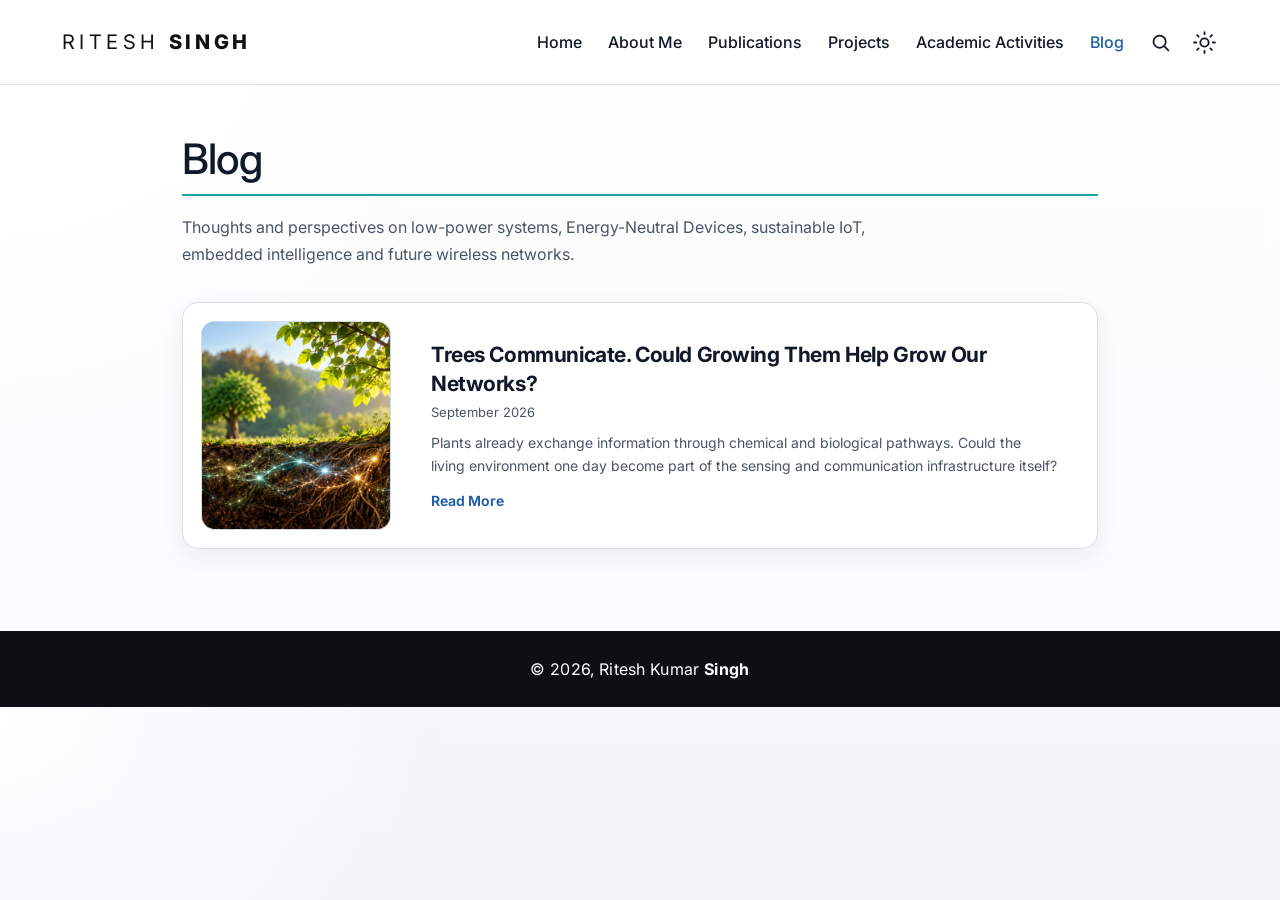
<file: blogs/index.html>
<!DOCTYPE html>
<html lang="en">

<head>

  <meta charset="UTF-8" />

  <meta
    name="viewport"
    content="width=device-width, initial-scale=1.0"
  />

  <title>Blog | Ritesh Singh</title>

  <link
    rel="icon"
    type="image/png"
    href="../images/ritesh_pic.png"
  >


  <!-- Apply saved theme before rendering -->

  <script>
    if (localStorage.getItem('theme') === 'dark') {
      document.documentElement.classList.add('dark-mode');
    }
  </script>


  <link
    rel="preconnect"
    href="https://fonts.googleapis.com"
  >

  <link
    rel="preconnect"
    href="https://fonts.gstatic.com"
    crossorigin
  >

  <link
    href="https://fonts.googleapis.com/css2?family=Inter:wght@400;500;600;700;800&display=swap"
    rel="stylesheet"
  >

  <link
    rel="stylesheet"
    href="../css/style.css"
  />


  <style>

    .blog-page {

      max-width: 980px;

      margin: 0 auto;

      padding: 48px 32px 70px;

    }


    .blog-intro {

      max-width: 760px;

      margin: 18px 0 34px;

      color: var(--muted);

      font-size: 16px;

      line-height: 1.7;

    }


    #allBlogs {

      display: grid;

      gap: 20px;

    }


    .blog-list-card {

      display: grid;

      grid-template-columns:
        190px minmax(0, 1fr);

      overflow: hidden;

      background: #ffffff;

      border:
        1px solid var(--border);

      border-radius: 16px;

      box-shadow:
        0 8px 24px
        rgba(15, 23, 42, 0.07);

    }


    .blog-list-card img,
    .blog-thumb {

      width: 190px;

      height: 100%;

      min-height: 180px;

      object-fit: cover;

      display: block;

    }


    .blog-list-card > div {

      padding: 20px 22px;

    }


    .blog-title {

      margin: 0 0 6px;

      font-size: 21px;

      line-height: 1.35;

      color: var(--text);

    }


    .blog-meta {

      margin-bottom: 11px;

      color: var(--muted);

      font-size: 13px;

    }


    .blog-desc {

      margin: 0 0 13px;

      color: var(--muted);

      font-size: 14px;

      line-height: 1.65;

    }


    .read-link {

      color: var(--primary);

      text-decoration: none;

      font-weight: 650;

      font-size: 14px;

    }


    .read-link:hover {

      text-decoration: underline;

    }


    /* Brand click + hover */

    .brand-link {

      text-decoration: none;

      color: inherit;

      transition:
        color 160ms ease;

    }


    .brand-link:hover {

      color: var(--primary);

    }


    /* Dark mode */

    html.dark-mode
    .blog-list-card {

      background: #171b21;

      border-color: #2d333b;

    }


    /* Mobile */

    @media
    (max-width: 700px) {

      .blog-page {

        padding:
          34px 20px 50px;

      }


      .blog-list-card {

        grid-template-columns:
          1fr;

      }


      .blog-list-card img,
      .blog-thumb {

        width: 100%;

        height: 200px;

      }

    }

  </style>

</head>



<body>

<div class="page">



  <!-- =====================================================
       HEADER
  ====================================================== -->

  <header class="topbar">


    <a
      class="brand brand-link"
      href="../index.html"
      title="Back to Home"
    >

      Ritesh <span>Singh</span>

    </a>



    <nav class="nav">


      <a href="../index.html">
        Home
      </a>


      <a href="../about.html">
        About Me
      </a>


      <a href="../publications.html">
        Publications
      </a>


      <a href="../projects.html">
        Projects
      </a>


      <a href="../activities.html">
        Academic Activities
      </a>


      <a
        href="index.html"
        class="active"
      >
        Blog
      </a>



      <!-- SEARCH -->

      <button
        type="button"
        aria-label="Search"
        title="Search"
        onclick="toggleSiteSearch()"
        style="
          border:0;
          background:transparent;
          color:inherit;
          padding:0;
          display:inline-flex;
          align-items:center;
          cursor:pointer;
        "
      >

        <svg
          width="21"
          height="21"
          viewBox="0 0 24 24"
          fill="none"
          aria-hidden="true"
        >

          <circle
            cx="11"
            cy="11"
            r="7"
            stroke="currentColor"
            stroke-width="2"
          />

          <path
            d="M16.5 16.5L21 21"
            stroke="currentColor"
            stroke-width="2"
            stroke-linecap="round"
          />

        </svg>

      </button>



      <!-- THEME -->

      <button
        class="theme-toggle"
        type="button"
        onclick="toggleTheme()"
        aria-label="Toggle light and dark mode"
        title="Light / Dark mode"
      >

        <span
          id="themeIcon"
          style="
            display:inline-flex;
            align-items:center;
            justify-content:center;
          "
          aria-hidden="true"
        ></span>

      </button>


    </nav>

  </header>



  <!-- =====================================================
       SEARCH
  ====================================================== -->

  <div
    id="siteSearch"
    style="
      display:none;
      padding:14px 62px;
      border-bottom:1px solid rgba(216,222,231,0.9);
      background:rgba(255,255,255,0.72);
    "
  >


    <form
      onsubmit="runSiteSearch(event)"
      style="
        display:flex;
        gap:10px;
        align-items:center;
      "
    >


      <input
        id="siteSearchInput"
        type="search"
        placeholder="Search this website..."
        aria-label="Search this website"
        style="
          flex:1;
          max-width:520px;
          padding:10px 12px;
          border:1px solid #d8dee7;
          border-radius:10px;
          font:inherit;
          color:inherit;
          background:#fff;
        "
      >


      <button
        type="submit"
        style="
          padding:10px 16px;
          border:0;
          border-radius:10px;
          background:#1f5ea9;
          color:#fff;
          font:inherit;
          font-weight:600;
          cursor:pointer;
        "
      >

        Search

      </button>


    </form>

  </div>



  <!-- =====================================================
       BLOG PAGE
  ====================================================== -->

  <main class="blog-page">


    <h1 class="page-title">

      Blog

    </h1>


    <p class="blog-intro">

      Thoughts and perspectives on low-power systems,
      Energy-Neutral Devices, sustainable IoT,
      embedded intelligence and future wireless networks.

    </p>


    <div id="allBlogs">

      <!--
        Blog entries are inserted automatically
        from ../js/blogs.js
      -->

    </div>


  </main>



  <!-- =====================================================
       FOOTER
  ====================================================== -->

  <footer class="site-footer">

    © 2026, Ritesh Kumar
    <strong>Singh</strong>

  </footer>


</div>



<!-- =====================================================
     BLOG DATA
====================================================== -->

<script src="../js/blogs.js"></script>


<script>

  if (
    typeof renderAllBlogs ===
    'function'
  ) {

    renderAllBlogs(
      'allBlogs'
    );

  }

</script>



<!-- =====================================================
     SEARCH
====================================================== -->

<script>


  function toggleSiteSearch() {


    const search =
      document.getElementById(
        'siteSearch'
      );


    const input =
      document.getElementById(
        'siteSearchInput'
      );


    if (
      search.style.display === 'none' ||
      search.style.display === ''
    ) {

      search.style.display =
        'block';


      input.focus();

    }

    else {

      search.style.display =
        'none';

    }


  }



  function runSiteSearch(event) {


    event.preventDefault();


    const query =
      document
        .getElementById(
          'siteSearchInput'
        )
        .value
        .trim();


    if (!query) return;


    window.open(

      'https://www.google.com/search?q=' +

      encodeURIComponent(
        'site:riteshsingh.org ' +
        query
      ),

      '_blank',

      'noopener'

    );


  }


</script>



<!-- =====================================================
     THEME
====================================================== -->

<script>


  function updateThemeIcon() {


    const icon =
      document.getElementById(
        'themeIcon'
      );


    if (!icon) return;


    const isDark =
      document.documentElement
        .classList
        .contains(
          'dark-mode'
        );


    if (isDark) {

      icon.innerHTML = `

        <svg
          width="24"
          height="24"
          viewBox="0 0 24 24"
          fill="none"
          aria-hidden="true"
        >

          <path
            d="M20.5 14.2A8.5 8.5 0 0 1 9.8 3.5A8.5 8.5 0 1 0 20.5 14.2Z"
            stroke="currentColor"
            stroke-width="1.8"
            stroke-linejoin="round"
          />

        </svg>

      `;

    }

    else {

      icon.innerHTML = `

        <svg
          width="25"
          height="25"
          viewBox="0 0 24 24"
          fill="none"
          aria-hidden="true"
        >

          <circle
            cx="12"
            cy="12"
            r="4"
            stroke="currentColor"
            stroke-width="1.8"
          />

          <path
            d="M12 2V4
               M12 20V22
               M4.93 4.93L6.34 6.34
               M17.66 17.66L19.07 19.07
               M2 12H4
               M20 12H22
               M4.93 19.07L6.34 17.66
               M17.66 6.34L19.07 4.93"
            stroke="currentColor"
            stroke-width="1.8"
            stroke-linecap="round"
          />

        </svg>

      `;

    }


  }



  function toggleTheme() {


    const root =
      document.documentElement;


    const isDark =
      root.classList.toggle(
        'dark-mode'
      );


    localStorage.setItem(

      'theme',

      isDark
        ? 'dark'
        : 'light'

    );


    updateThemeIcon();


  }


  updateThemeIcon();


</script>


</body>

</html>
</file>
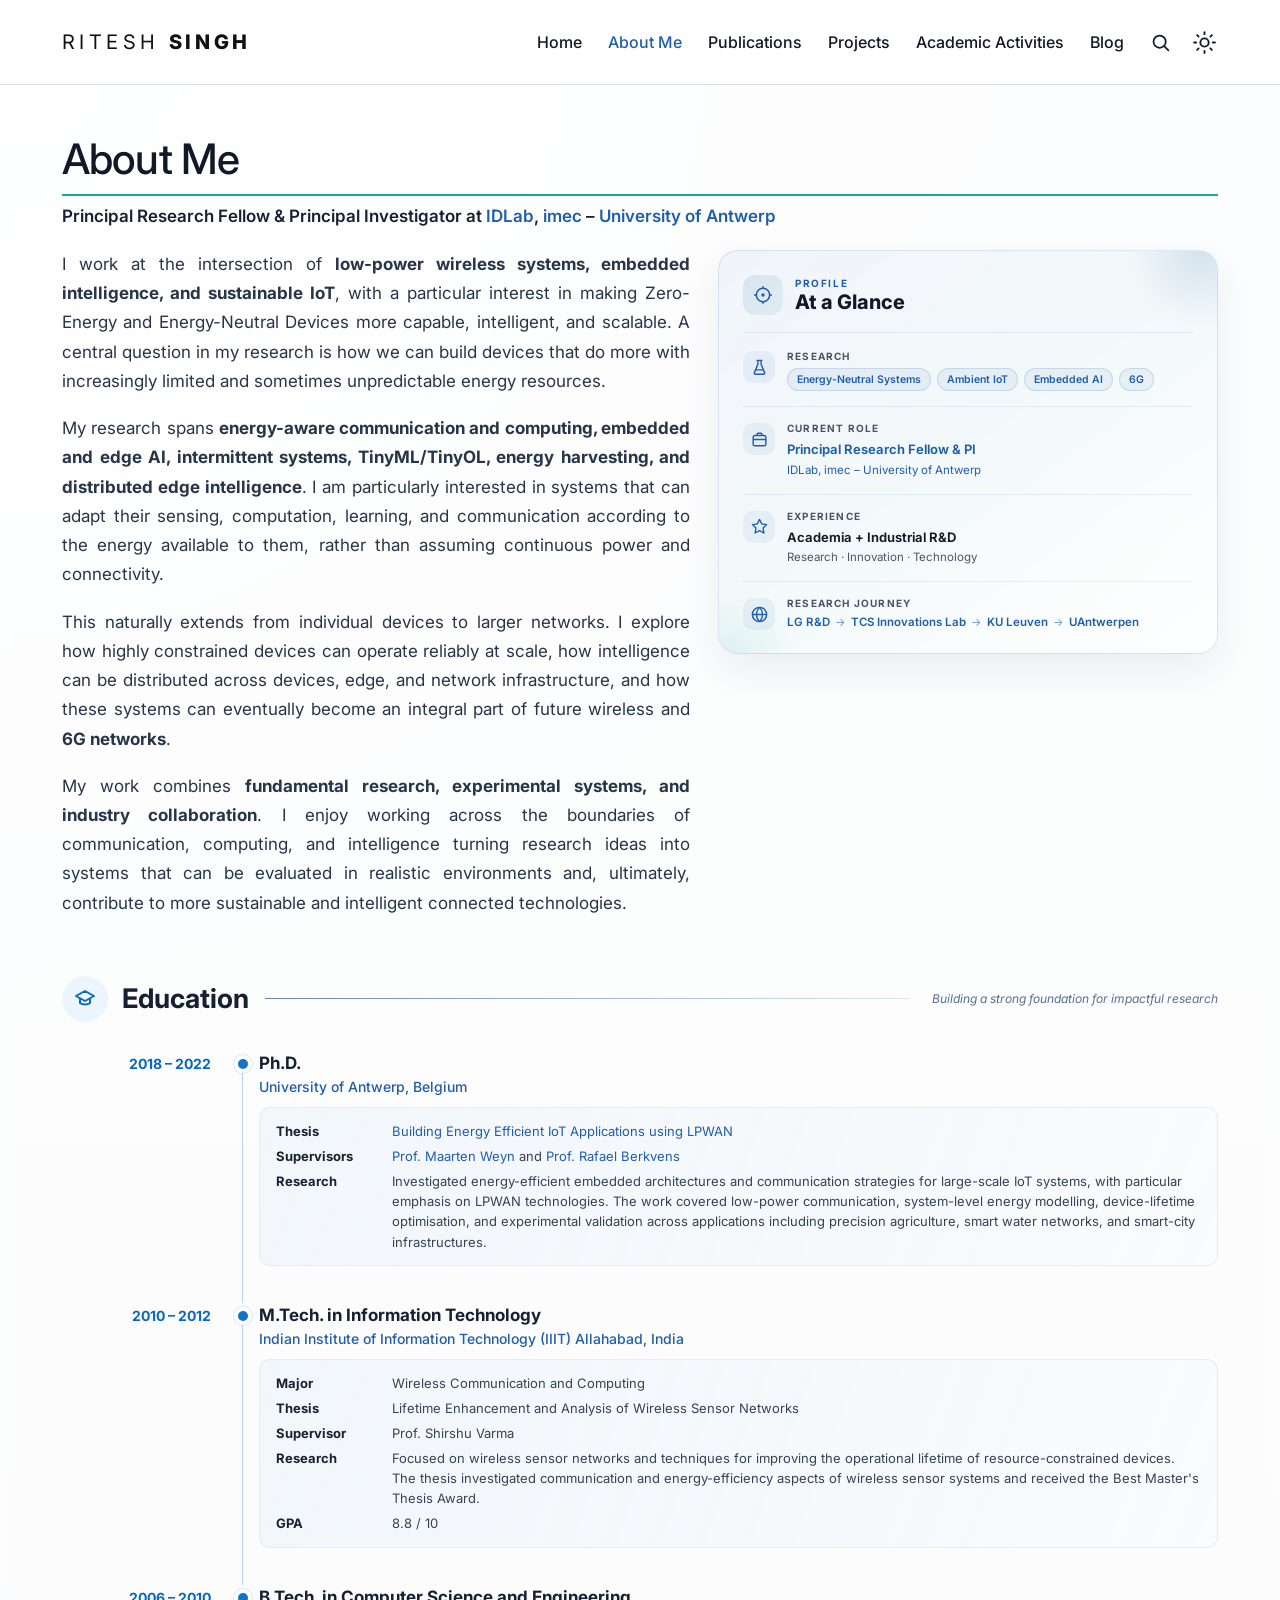
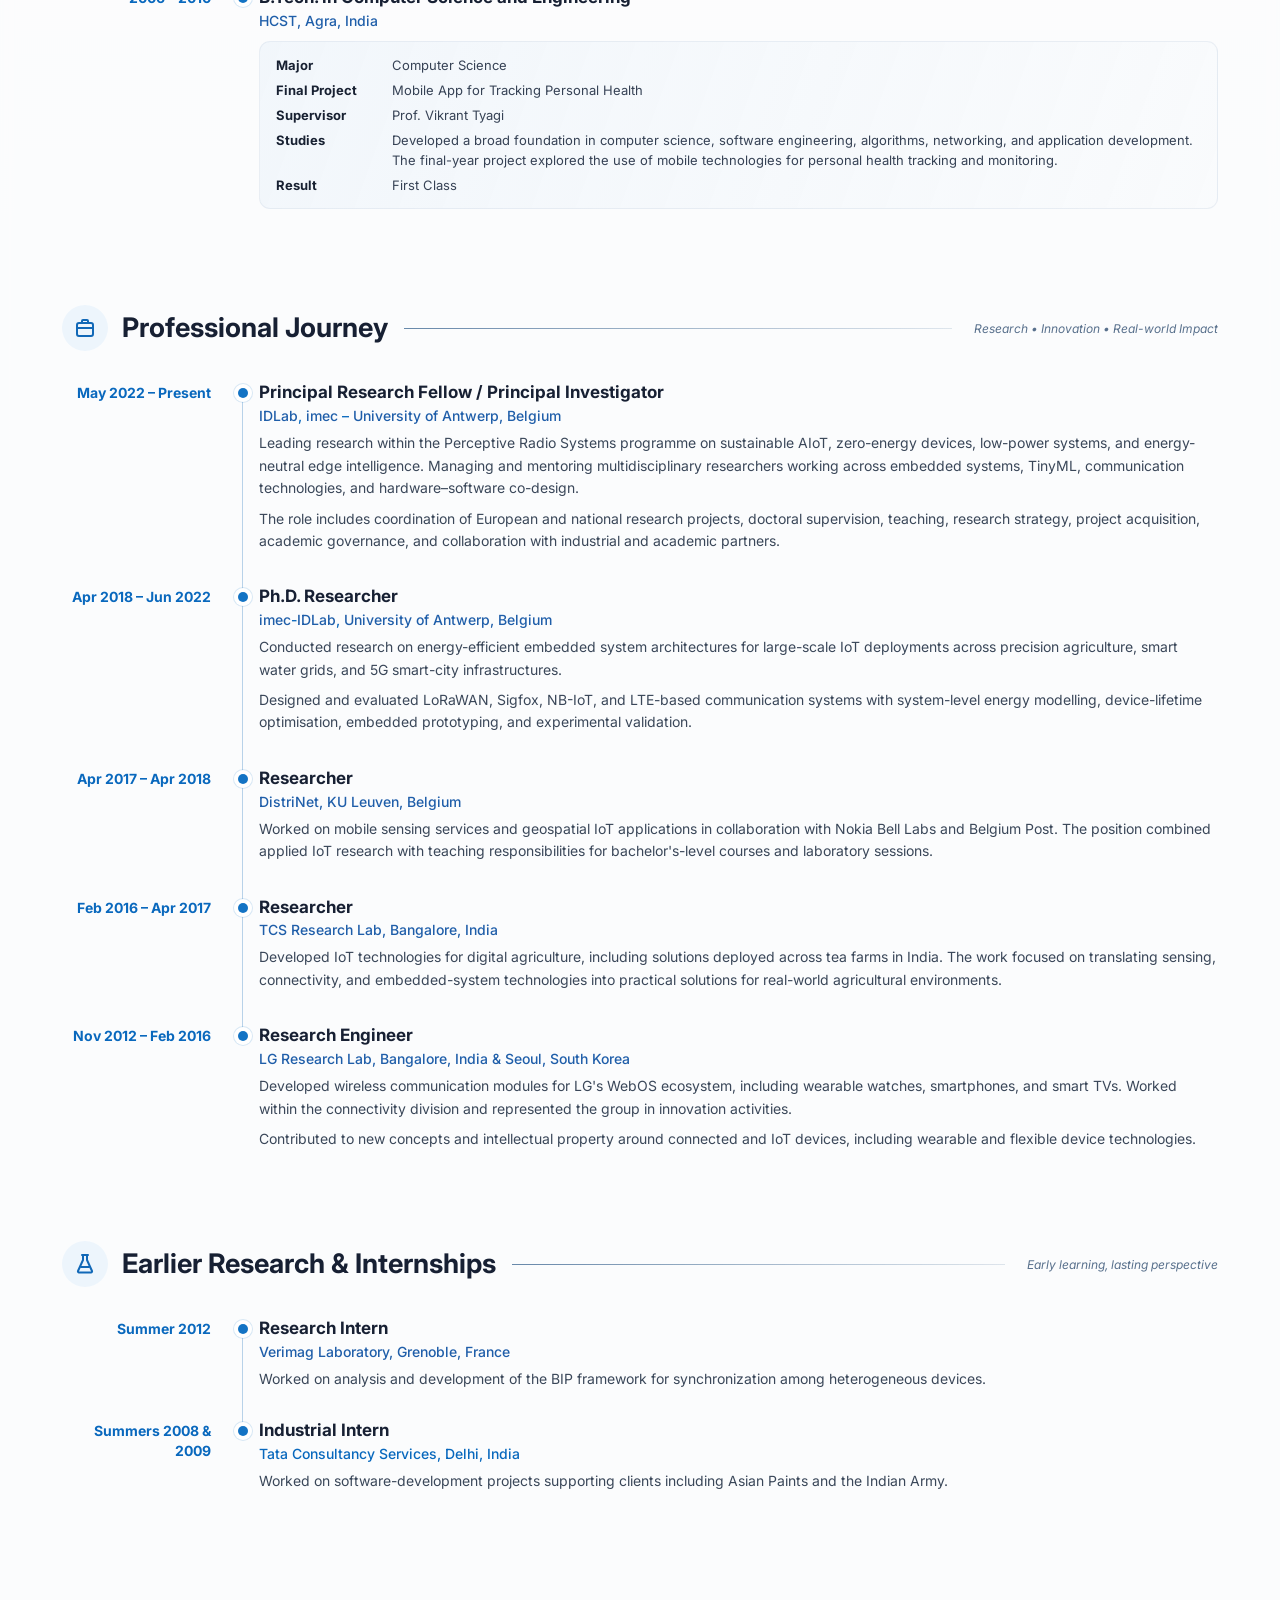
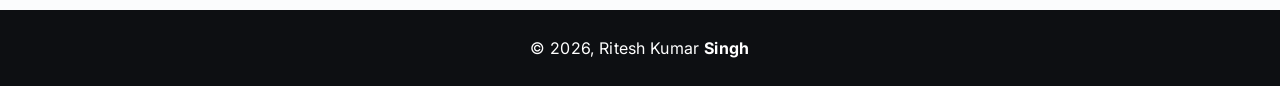
<file: about.html>
<!DOCTYPE html>
<html lang="en">

<head>
  <meta charset="UTF-8" />
  <meta name="viewport" content="width=device-width, initial-scale=1.0" />

  <title>About Me | Ritesh Singh</title>

  <link rel="preconnect" href="https://fonts.googleapis.com">
  <link rel="preconnect" href="https://fonts.gstatic.com" crossorigin>

  <link
    href="https://fonts.googleapis.com/css2?family=Inter:wght@400;500;600;700;800&display=swap"
    rel="stylesheet"
  >

  <!-- Apply saved theme before page renders -->
  <script>
    if (localStorage.getItem('theme') === 'dark') {
      document.documentElement.classList.add('dark-mode');
    }
  </script>

  <link rel="stylesheet" href="css/style.css?v=20260916-03" />
</head>


<body>

  <div class="page">


    <!-- =========================================================
         HEADER
    ========================================================== -->

    <header class="topbar">

      <a class="brand brand-link" href="index.html" title="Back to Home">
        Ritesh <span>Singh</span>
      </a>


      <nav class="nav">

        <a href="index.html">
          Home
        </a>

        <a href="about.html" class="active">
          About Me
        </a>

        <a href="publications.html">
          Publications
        </a>

        <a href="projects.html">
          Projects
        </a>

        <a href="activities.html">
          Academic Activities
        </a>

        <a href="blogs/index.html">
          Blog
        </a>


        <button
          type="button"
          aria-label="Search"
          title="Search"
          onclick="toggleSiteSearch()"
          style="
            border: 0;
            background: transparent;
            color: inherit;
            padding: 0;
            display: inline-flex;
            align-items: center;
            cursor: pointer;
          "
        >

          <svg
            width="21"
            height="21"
            viewBox="0 0 24 24"
            fill="none"
            aria-hidden="true"
          >
            <circle
              cx="11"
              cy="11"
              r="7"
              stroke="currentColor"
              stroke-width="2"
            />

            <path
              d="M16.5 16.5L21 21"
              stroke="currentColor"
              stroke-width="2"
              stroke-linecap="round"
            />
          </svg>

        </button>


        <!-- Light / Dark Mode -->

        <button
          class="theme-toggle"
          type="button"
          onclick="toggleTheme()"
          aria-label="Toggle light and dark mode"
          title="Light / Dark mode"
        >
          <span id="themeIcon" style="display:inline-flex;align-items:center;justify-content:center;" aria-hidden="true"></span>
        </button>

      </nav>

    </header>



    <!-- =========================================================
         SEARCH
    ========================================================== -->

    <div
      id="siteSearch"
      style="
        display: none;
        padding: 14px 62px;
        border-bottom: 1px solid rgba(216,222,231,0.9);
        background: rgba(255,255,255,0.72);
      "
    >

      <form
        onsubmit="runSiteSearch(event)"
        style="
          display: flex;
          gap: 10px;
          align-items: center;
        "
      >

        <input
          id="siteSearchInput"
          type="search"
          placeholder="Search this website..."
          aria-label="Search this website"
          style="
            flex: 1;
            max-width: 520px;
            padding: 10px 12px;
            border: 1px solid #d8dee7;
            border-radius: 10px;
            font: inherit;
            color: inherit;
            background: #fff;
          "
        >

        <button
          type="submit"
          style="
            padding: 10px 16px;
            border: 0;
            border-radius: 10px;
            background: #1f5ea9;
            color: #fff;
            font: inherit;
            font-weight: 600;
            cursor: pointer;
          "
        >
          Search
        </button>

      </form>

    </div>



    <!-- =========================================================
         ABOUT PAGE
    ========================================================== -->

    <main class="about-page">


      <!-- =====================================================
           ABOUT ME
      ====================================================== -->

      <section class="about-intro about-intro-redesign">

        <h1 class="page-title">
          About Me
        </h1>

        <div class="about-role">
          Principal Research Fellow &amp; Principal Investigator at
          <a class="profile-link" href="https://www.uantwerpen.be/en/research-groups/idlab/" target="_blank" rel="noopener noreferrer">IDLab</a>,
          <a class="profile-link" href="https://www.imec-int.com/en" target="_blank" rel="noopener noreferrer">imec</a> –
          <a class="profile-link" href="https://www.uantwerpen.be/nl/" target="_blank" rel="noopener noreferrer">University of Antwerp</a>
        </div>

        <div class="about-profile-grid">

          <div class="about-profile-main">
            <p class="about-lead">
              I work at the intersection of <strong>low-power wireless systems,
              embedded intelligence, and sustainable IoT</strong>, with a particular
              interest in making Zero-Energy and Energy-Neutral Devices more capable,
              intelligent, and scalable. A central question in my research is how we
              can build devices that do more with increasingly limited and sometimes
              unpredictable energy resources.
            </p>

            <p>
              My research spans <strong>energy-aware communication and computing,
              embedded and edge AI, intermittent systems, TinyML/TinyOL, energy
              harvesting, and distributed edge intelligence</strong>. I am particularly
              interested in systems that can adapt their sensing, computation, learning,
              and communication according to the energy available to them, rather than
              assuming continuous power and connectivity.
            </p>

            <p>
              This naturally extends from individual devices to larger networks. I explore
              how highly constrained devices can operate reliably at scale, how intelligence
              can be distributed across devices, edge, and network infrastructure, and how
              these systems can eventually become an integral part of future wireless and
              <strong>6G networks</strong>.
            </p>

            <p class="about-impact">
              My work combines <strong>fundamental research, experimental systems, and
              industry collaboration</strong>. I enjoy working across the boundaries of
              communication, computing, and intelligence turning research ideas into systems
              that can be evaluated in realistic environments and, ultimately, contribute to
              more sustainable and intelligent connected technologies.
            </p>
          </div>

          <aside class="about-glance-card">
            <div class="glance-decoration glance-decoration-one"></div>
            <div class="glance-decoration glance-decoration-two"></div>

            <div class="glance-card-header">
              <div class="glance-header-icon">
                <svg width="20" height="20" viewBox="0 0 24 24" fill="none" aria-hidden="true">
                  <circle cx="12" cy="12" r="8" stroke="currentColor" stroke-width="1.8"/>
                  <circle cx="12" cy="12" r="2" fill="currentColor"/>
                  <path d="M12 4V2M12 22V20M4 12H2M22 12H20" stroke="currentColor" stroke-width="1.8" stroke-linecap="round"/>
                </svg>
              </div>
              <div>
                <div class="glance-eyebrow">Profile</div>
                <h2>At a Glance</h2>
              </div>
            </div>

            <div class="glance-item">
              <div class="glance-icon">
                <svg width="19" height="19" viewBox="0 0 24 24" fill="none" aria-hidden="true">
                  <path d="M9 3H15" stroke="currentColor" stroke-width="1.8" stroke-linecap="round"/>
                  <path d="M10 3V8L5.5 18.5C5.1 19.4 5.8 20.5 6.8 20.5H17.2C18.2 20.5 18.9 19.4 18.5 18.5L14 8V3" stroke="currentColor" stroke-width="1.8" stroke-linejoin="round"/>
                  <path d="M8 15H16" stroke="currentColor" stroke-width="1.8" stroke-linecap="round"/>
                </svg>
              </div>
              <div class="glance-content">
                <div class="glance-label">Research</div>
                <div class="glance-pills">
                  <span>Energy-Neutral Systems</span>
                  <span>Ambient IoT</span>
                  <span>Embedded AI</span>
                  <span>6G</span>
                </div>
              </div>
            </div>

            <div class="glance-item">
              <div class="glance-icon">
                <svg width="19" height="19" viewBox="0 0 24 24" fill="none" aria-hidden="true">
                  <rect x="4" y="7" width="16" height="13" rx="2" stroke="currentColor" stroke-width="1.8"/>
                  <path d="M9 7V5C9 4.45 9.45 4 10 4H14C14.55 4 15 4.45 15 5V7" stroke="currentColor" stroke-width="1.8"/>
                  <path d="M4 12H20" stroke="currentColor" stroke-width="1.8"/>
                </svg>
              </div>
              <div class="glance-content">
                <div class="glance-label">Current Role</div>
                <div class="glance-value glance-role">Principal Research Fellow &amp; PI</div>
                <div class="glance-subvalue">
                  <a class="profile-link" href="https://www.uantwerpen.be/en/research-groups/idlab/" target="_blank" rel="noopener noreferrer">IDLab</a>,
                  <a class="profile-link" href="https://www.imec-int.com/en" target="_blank" rel="noopener noreferrer">imec</a> –
                  <a class="profile-link" href="https://www.uantwerpen.be/nl/" target="_blank" rel="noopener noreferrer">University of Antwerp</a>
                </div>
              </div>
            </div>

            <div class="glance-item">
              <div class="glance-icon">
                <svg width="19" height="19" viewBox="0 0 24 24" fill="none" aria-hidden="true">
                  <path d="M12 3L14.8 8.7L21 9.6L16.5 14L17.6 20.2L12 17.2L6.4 20.2L7.5 14L3 9.6L9.2 8.7L12 3Z" stroke="currentColor" stroke-width="1.7" stroke-linejoin="round"/>
                </svg>
              </div>
              <div class="glance-content">
                <div class="glance-label">Experience</div>
                <div class="glance-value">Academia + Industrial R&amp;D</div>
                <div class="glance-subvalue">Research · Innovation · Technology</div>
              </div>
            </div>

            <div class="glance-item glance-journey-item">
              <div class="glance-icon">
                <svg width="19" height="19" viewBox="0 0 24 24" fill="none" aria-hidden="true">
                  <circle cx="12" cy="12" r="9" stroke="currentColor" stroke-width="1.8"/>
                  <path d="M3 12H21" stroke="currentColor" stroke-width="1.6"/>
                  <path d="M12 3C14.5 5.5 15.8 8.5 15.8 12C15.8 15.5 14.5 18.5 12 21" stroke="currentColor" stroke-width="1.6"/>
                  <path d="M12 3C9.5 5.5 8.2 8.5 8.2 12C8.2 15.5 9.5 18.5 12 21" stroke="currentColor" stroke-width="1.6"/>
                </svg>
              </div>
              <div class="glance-content">
                <div class="glance-label">Research Journey</div>
                <div class="journey-line">
                  <span class="journey-country"><a class="profile-link" href="https://www.lgsoftindia.com/" target="_blank" rel="noopener noreferrer">LG R&amp;D</a></span>
                  <span class="journey-arrow">→</span>
                  <span class="journey-country"><a class="profile-link" href="https://www.tcs.com/what-we-do/tcs-research-and-innovation" target="_blank" rel="noopener noreferrer">TCS Innovations Lab</a></span>
                  <span class="journey-arrow">→</span>
                  <span class="journey-country"><a class="profile-link" href="https://distrinet.cs.kuleuven.be/" target="_blank" rel="noopener noreferrer">KU Leuven</a></span>
                  <span class="journey-arrow">→</span>
                  <span class="journey-country journey-current"><a class="profile-link" href="https://www.uantwerpen.be/nl/" target="_blank" rel="noopener noreferrer">UAntwerpen</a></span>
                </div>
              </div>
            </div>
          </aside>

        </div>

      </section>



      <!-- =====================================================
           EDUCATION
      ====================================================== -->

      <section class="profile-section">


        <div class="profile-section-heading">

          <div class="section-icon">

            <svg
              width="24"
              height="24"
              viewBox="0 0 24 24"
              fill="none"
            >
              <path
                d="M3 9L12 4L21 9L12 14L3 9Z"
                stroke="currentColor"
                stroke-width="2"
                stroke-linejoin="round"
              />

              <path
                d="M7 12V16C9.7 18 14.3 18 17 16V12"
                stroke="currentColor"
                stroke-width="2"
                stroke-linecap="round"
              />
            </svg>

          </div>


          <h2>
            Education
          </h2>


          <div class="heading-line"></div>


          <div class="heading-note">
            Building a strong foundation for impactful research
          </div>

        </div>



        <div class="timeline education-timeline">


          <!-- PhD -->

          <article class="timeline-item">

            <div class="timeline-date">
              2018 – 2022
            </div>


            <div class="timeline-marker"></div>


            <div class="timeline-content">

              <h3>
                Ph.D.
              </h3>

              <div class="timeline-organisation">
                <a class="profile-link" href="https://www.uantwerpen.be/nl/" target="_blank" rel="noopener noreferrer">University of Antwerp, Belgium</a>
              </div>


              <div class="detail-box">

                <div class="detail-row">
                  <div class="detail-label">
                    Thesis
                  </div>

                  <div class="detail-value">
                    <a class="profile-link" href="https://repository.uantwerpen.be/desktop/irua" target="_blank" rel="noopener noreferrer">Building Energy Efficient IoT Applications using LPWAN</a>
                  </div>
                </div>


                <div class="detail-row">
                  <div class="detail-label">
                    Supervisors
                  </div>

                  <div class="detail-value">
                    <a class="profile-link" href="https://www.uantwerpen.be/nl/personeel/maarten-weyn/" target="_blank" rel="noopener noreferrer">Prof. Maarten Weyn</a> and
                    <a class="profile-link" href="https://www.uantwerpen.be/en/staff/rafael-berkvens/" target="_blank" rel="noopener noreferrer">Prof. Rafael Berkvens</a>
                  </div>
                </div>


                <div class="detail-row">
                  <div class="detail-label">
                    Research
                  </div>

                  <div class="detail-value">
                    Investigated energy-efficient embedded architectures and
                    communication strategies for large-scale IoT systems, with
                    particular emphasis on LPWAN technologies. The work covered
                    low-power communication, system-level energy modelling,
                    device-lifetime optimisation, and experimental validation
                    across applications including precision agriculture,
                    smart water networks, and smart-city infrastructures.
                  </div>
                </div>

              </div>

            </div>

          </article>



          <!-- M.Tech -->

          <article class="timeline-item">

            <div class="timeline-date">
              2010 – 2012
            </div>


            <div class="timeline-marker"></div>


            <div class="timeline-content">

              <h3>
                M.Tech. in Information Technology
              </h3>

              <div class="timeline-organisation">
                <a class="profile-link" href="https://www.iiita.ac.in/" target="_blank" rel="noopener noreferrer">Indian Institute of Information Technology (IIIT) Allahabad, India</a>
              </div>


              <div class="detail-box">

                <div class="detail-row">

                  <div class="detail-label">
                    Major
                  </div>

                  <div class="detail-value">
                    Wireless Communication and Computing
                  </div>

                </div>


                <div class="detail-row">

                  <div class="detail-label">
                    Thesis
                  </div>

                  <div class="detail-value">
                    Lifetime Enhancement and Analysis of Wireless Sensor Networks
                  </div>

                </div>


                <div class="detail-row">

                  <div class="detail-label">
                    Supervisor
                  </div>

                  <div class="detail-value">
                    Prof. Shirshu Varma
                  </div>

                </div>


                <div class="detail-row">

                  <div class="detail-label">
                    Research
                  </div>

                  <div class="detail-value">
                    Focused on wireless sensor networks and techniques for
                    improving the operational lifetime of resource-constrained
                    devices. The thesis investigated communication and
                    energy-efficiency aspects of wireless sensor systems and
                    received the Best Master's Thesis Award.
                  </div>

                </div>


                <div class="detail-row">

                  <div class="detail-label">
                    GPA
                  </div>

                  <div class="detail-value">
                    8.8 / 10
                  </div>

                </div>

              </div>

            </div>

          </article>



          <!-- B.Tech -->

          <article class="timeline-item">

            <div class="timeline-date">
              2006 – 2010
            </div>


            <div class="timeline-marker"></div>


            <div class="timeline-content">

              <h3>
                B.Tech. in Computer Science and Engineering
              </h3>

              <div class="timeline-organisation">
                <a class="profile-link" href="https://hcst.edu.in/" target="_blank" rel="noopener noreferrer">HCST, Agra, India</a>
              </div>


              <div class="detail-box">

                <div class="detail-row">

                  <div class="detail-label">
                    Major
                  </div>

                  <div class="detail-value">
                    Computer Science
                  </div>

                </div>


                <div class="detail-row">

                  <div class="detail-label">
                    Final Project
                  </div>

                  <div class="detail-value">
                    Mobile App for Tracking Personal Health
                  </div>

                </div>


                <div class="detail-row">

                  <div class="detail-label">
                    Supervisor
                  </div>

                  <div class="detail-value">
                    Prof. Vikrant Tyagi
                  </div>

                </div>


                <div class="detail-row">

                  <div class="detail-label">
                    Studies
                  </div>

                  <div class="detail-value">
                    Developed a broad foundation in computer science, software
                    engineering, algorithms, networking, and application
                    development. The final-year project explored the use of
                    mobile technologies for personal health tracking and
                    monitoring.
                  </div>

                </div>


                <div class="detail-row">

                  <div class="detail-label">
                    Result
                  </div>

                  <div class="detail-value">
                    First Class
                  </div>

                </div>

              </div>

            </div>

          </article>


        </div>

      </section>



      <!-- =====================================================
           PROFESSIONAL JOURNEY
      ====================================================== -->

      <section class="profile-section">


        <div class="profile-section-heading">

          <div class="section-icon">

            <svg
              width="24"
              height="24"
              viewBox="0 0 24 24"
              fill="none"
            >
              <rect
                x="4"
                y="7"
                width="16"
                height="13"
                rx="2"
                stroke="currentColor"
                stroke-width="2"
              />

              <path
                d="M9 7V5C9 4.45 9.45 4 10 4H14C14.55 4 15 4.45 15 5V7"
                stroke="currentColor"
                stroke-width="2"
              />

              <path
                d="M4 12H20"
                stroke="currentColor"
                stroke-width="2"
              />
            </svg>

          </div>


          <h2>
            Professional Journey
          </h2>


          <div class="heading-line"></div>


          <div class="heading-note">
            Research • Innovation • Real-world Impact
          </div>

        </div>



        <div class="timeline professional-timeline">


          <!-- Current -->

          <article class="timeline-item">

            <div class="timeline-date">
              May 2022 – Present
            </div>


            <div class="timeline-marker"></div>


            <div class="timeline-content">

              <h3>
                Principal Research Fellow / Principal Investigator
              </h3>

              <div class="timeline-organisation">
                <a class="profile-link" href="https://www.uantwerpen.be/en/research-groups/idlab/" target="_blank" rel="noopener noreferrer">IDLab</a>, <a class="profile-link" href="https://www.imec-int.com/en" target="_blank" rel="noopener noreferrer">imec</a> – <a class="profile-link" href="https://www.uantwerpen.be/nl/" target="_blank" rel="noopener noreferrer">University of Antwerp, Belgium</a>
              </div>


              <p>
                Leading research within the Perceptive Radio Systems programme
                on sustainable AIoT, zero-energy devices, low-power systems,
                and energy-neutral edge intelligence. Managing and mentoring
                multidisciplinary researchers working across embedded systems,
                TinyML, communication technologies, and hardware–software
                co-design.
              </p>

              <p>
                The role includes coordination of European and national
                research projects, doctoral supervision, teaching, research
                strategy, project acquisition, academic governance, and
                collaboration with industrial and academic partners.
              </p>

            </div>

          </article>



          <!-- PhD Researcher -->

          <article class="timeline-item">

            <div class="timeline-date">
              Apr 2018 – Jun 2022
            </div>


            <div class="timeline-marker"></div>


            <div class="timeline-content">

              <h3>
                Ph.D. Researcher
              </h3>

              <div class="timeline-organisation">
                <a class="profile-link" href="https://www.imec-int.com/en" target="_blank" rel="noopener noreferrer">imec</a>-<a class="profile-link" href="https://www.uantwerpen.be/en/research-groups/idlab/" target="_blank" rel="noopener noreferrer">IDLab</a>, <a class="profile-link" href="https://www.uantwerpen.be/nl/" target="_blank" rel="noopener noreferrer">University of Antwerp, Belgium</a>
              </div>


              <p>
                Conducted research on energy-efficient embedded system
                architectures for large-scale IoT deployments across precision
                agriculture, smart water grids, and 5G smart-city
                infrastructures.
              </p>

              <p>
                Designed and evaluated LoRaWAN, Sigfox, NB-IoT, and LTE-based
                communication systems with system-level energy modelling,
                device-lifetime optimisation, embedded prototyping, and
                experimental validation.
              </p>

            </div>

          </article>



          <!-- <a class="profile-link" href="https://distrinet.cs.kuleuven.be/" target="_blank" rel="noopener noreferrer">KU Leuven</a> -->

          <article class="timeline-item">

            <div class="timeline-date">
              Apr 2017 – Apr 2018
            </div>


            <div class="timeline-marker"></div>


            <div class="timeline-content">

              <h3>
                Researcher
              </h3>

              <div class="timeline-organisation">
                <a class="profile-link" href="https://distrinet.cs.kuleuven.be/" target="_blank" rel="noopener noreferrer">DistriNet, KU Leuven, Belgium</a>
              </div>


              <p>
                Worked on mobile sensing services and geospatial IoT
                applications in collaboration with Nokia Bell Labs and Belgium
                Post. The position combined applied IoT research with teaching
                responsibilities for bachelor's-level courses and laboratory
                sessions.
              </p>

            </div>

          </article>



          <!-- TCS -->

          <article class="timeline-item">

            <div class="timeline-date">
              Feb 2016 – Apr 2017
            </div>


            <div class="timeline-marker"></div>


            <div class="timeline-content">

              <h3>
                Researcher
              </h3>

              <div class="timeline-organisation">
                <a class="profile-link" href="https://www.tcs.com/what-we-do/tcs-research-and-innovation" target="_blank" rel="noopener noreferrer">TCS Research Lab, Bangalore, India</a>
              </div>


              <p>
                Developed IoT technologies for digital agriculture, including
                solutions deployed across tea farms in India. The work focused
                on translating sensing, connectivity, and embedded-system
                technologies into practical solutions for real-world
                agricultural environments.
              </p>

            </div>

          </article>



          <!-- LG -->

          <article class="timeline-item">

            <div class="timeline-date">
              Nov 2012 – Feb 2016
            </div>


            <div class="timeline-marker"></div>


            <div class="timeline-content">

              <h3>
                Research Engineer
              </h3>

              <div class="timeline-organisation">
                <a class="profile-link" href="https://www.lgsoftindia.com/" target="_blank" rel="noopener noreferrer">LG Research Lab, Bangalore, India &amp; Seoul, South Korea</a>
              </div>


              <p>
                Developed wireless communication modules for LG's WebOS
                ecosystem, including wearable watches, smartphones, and smart
                TVs. Worked within the connectivity division and represented
                the group in innovation activities.
              </p>

              <p>
                Contributed to new concepts and intellectual property around
                connected and IoT devices, including wearable and flexible
                device technologies.
              </p>

            </div>

          </article>


        </div>

      </section>



      <!-- =====================================================
           EARLIER RESEARCH & INTERNSHIPS
      ====================================================== -->

      <section class="profile-section internships-section">


        <div class="profile-section-heading">

          <div class="section-icon">

            <svg
              width="24"
              height="24"
              viewBox="0 0 24 24"
              fill="none"
            >

              <path
                d="M9 3H15"
                stroke="currentColor"
                stroke-width="2"
                stroke-linecap="round"
              />

              <path
                d="M10 3V8L5 19C4.7 19.7 5.2 20.5 6 20.5H18C18.8 20.5 19.3 19.7 19 19L14 8V3"
                stroke="currentColor"
                stroke-width="2"
                stroke-linejoin="round"
              />

              <path
                d="M8 15H16"
                stroke="currentColor"
                stroke-width="2"
                stroke-linecap="round"
              />

            </svg>

          </div>


          <h2>
            Earlier Research & Internships
          </h2>


          <div class="heading-line"></div>


          <div class="heading-note">
            Early learning, lasting perspective
          </div>

        </div>



        <div class="timeline compact-timeline">


          <article class="timeline-item">

            <div class="timeline-date">
              Summer 2012
            </div>


            <div class="timeline-marker"></div>


            <div class="timeline-content">

              <h3>
                Research Intern
              </h3>

              <div class="timeline-organisation">
                <a class="profile-link" href="https://www-verimag.imag.fr/?lang=fr" target="_blank" rel="noopener noreferrer">Verimag Laboratory, Grenoble, France</a>
              </div>


              <p>
                Worked on analysis and development of the BIP framework for
                synchronization among heterogeneous devices.
              </p>

            </div>

          </article>



          <article class="timeline-item">

            <div class="timeline-date">
              Summers 2008 & 2009
            </div>


            <div class="timeline-marker"></div>


            <div class="timeline-content">

              <h3>
                Industrial Intern
              </h3>

              <div class="timeline-organisation">
                Tata Consultancy Services, Delhi, India
              </div>


              <p>
                Worked on software-development projects supporting clients
                including Asian Paints and the Indian Army.
              </p>

            </div>

          </article>


        </div>

      </section>


    </main>



    <!-- =========================================================
         FOOTER
    ========================================================== -->

    <footer class="site-footer">

      © 2026, Ritesh Kumar <strong>Singh</strong>

    </footer>


  </div>



  <!-- =========================================================
       FLOATING BACK TO TOP
  ========================================================== -->

  <button
    id="backToTop"
    class="back-to-top"
    type="button"
    aria-label="Back to top"
    title="Back to top"
  >
    <svg class="back-to-top-progress" viewBox="0 0 48 48" aria-hidden="true">
      <circle class="back-to-top-track" cx="24" cy="24" r="21" />
      <circle class="back-to-top-ring" cx="24" cy="24" r="21" />
    </svg>
    <span class="back-to-top-icon" aria-hidden="true">
      <svg width="19" height="19" viewBox="0 0 24 24" fill="none">
        <path d="M6.5 14.5L12 9L17.5 14.5" stroke="currentColor" stroke-width="2" stroke-linecap="round" stroke-linejoin="round"/>
      </svg>
    </span>
  </button>


  <!-- =========================================================
       SEARCH SCRIPT
  ========================================================== -->

  <script>

    function toggleSiteSearch() {

      const search =
        document.getElementById('siteSearch');

      const input =
        document.getElementById('siteSearchInput');


      if (
        search.style.display === 'none' ||
        search.style.display === ''
      ) {

        search.style.display = 'block';

        input.focus();

      }

      else {

        search.style.display = 'none';

      }

    }



    function runSiteSearch(event) {

      event.preventDefault();


      const query =
        document
          .getElementById('siteSearchInput')
          .value
          .trim();


      if (!query) return;


      window.open(

        'https://www.google.com/search?q=' +

        encodeURIComponent(
          'site:riteshsingh.org ' + query
        ),

        '_blank',

        'noopener'

      );

    }


    function updateThemeIcon() {
      const icon = document.getElementById('themeIcon');
      if (!icon) return;
      const isDark = document.documentElement.classList.contains('dark-mode');

      if (isDark) {
        icon.innerHTML = `
          <svg width="24" height="24" viewBox="0 0 24 24" fill="none" aria-hidden="true">
            <path d="M20.5 14.2A8.5 8.5 0 0 1 9.8 3.5A8.5 8.5 0 1 0 20.5 14.2Z"
              stroke="currentColor" stroke-width="1.8" stroke-linejoin="round"/>
          </svg>`;
      } else {
        icon.innerHTML = `
          <svg width="25" height="25" viewBox="0 0 24 24" fill="none" aria-hidden="true">
            <circle cx="12" cy="12" r="4" stroke="currentColor" stroke-width="1.8"/>
            <path d="M12 2V4 M12 20V22 M4.93 4.93L6.34 6.34 M17.66 17.66L19.07 19.07 M2 12H4 M20 12H22 M4.93 19.07L6.34 17.66 M17.66 6.34L19.07 4.93"
              stroke="currentColor" stroke-width="1.8" stroke-linecap="round"/>
          </svg>`;
      }
    }

    function toggleTheme() {
      const root = document.documentElement;
      const isDark = root.classList.toggle('dark-mode');
      localStorage.setItem('theme', isDark ? 'dark' : 'light');
      updateThemeIcon();
    }
    updateThemeIcon();

    // Floating Back to Top with scroll-progress ring
    const backToTop = document.getElementById('backToTop');
    const backToTopRing = backToTop?.querySelector('.back-to-top-ring');
    const backToTopRadius = 21;
    const backToTopCircumference = 2 * Math.PI * backToTopRadius;

    if (backToTopRing) {
      backToTopRing.style.strokeDasharray = `${backToTopCircumference} ${backToTopCircumference}`;
      backToTopRing.style.strokeDashoffset = backToTopCircumference;
    }

    function updateBackToTop() {
      if (!backToTop) return;

      const scrollTop = window.scrollY || document.documentElement.scrollTop;
      const scrollableHeight = document.documentElement.scrollHeight - window.innerHeight;
      const progress = scrollableHeight > 0
        ? Math.min(Math.max(scrollTop / scrollableHeight, 0), 1)
        : 0;

      backToTop.classList.toggle('is-visible', scrollTop > 450);

      if (backToTopRing) {
        backToTopRing.style.strokeDashoffset =
          backToTopCircumference * (1 - progress);
      }
    }

    backToTop?.addEventListener('click', () => {
      window.scrollTo({ top: 0, behavior: 'smooth' });
    });

    window.addEventListener('scroll', updateBackToTop, { passive: true });
    window.addEventListener('resize', updateBackToTop);
    updateBackToTop();

  </script>


</body>

</html>
</file>
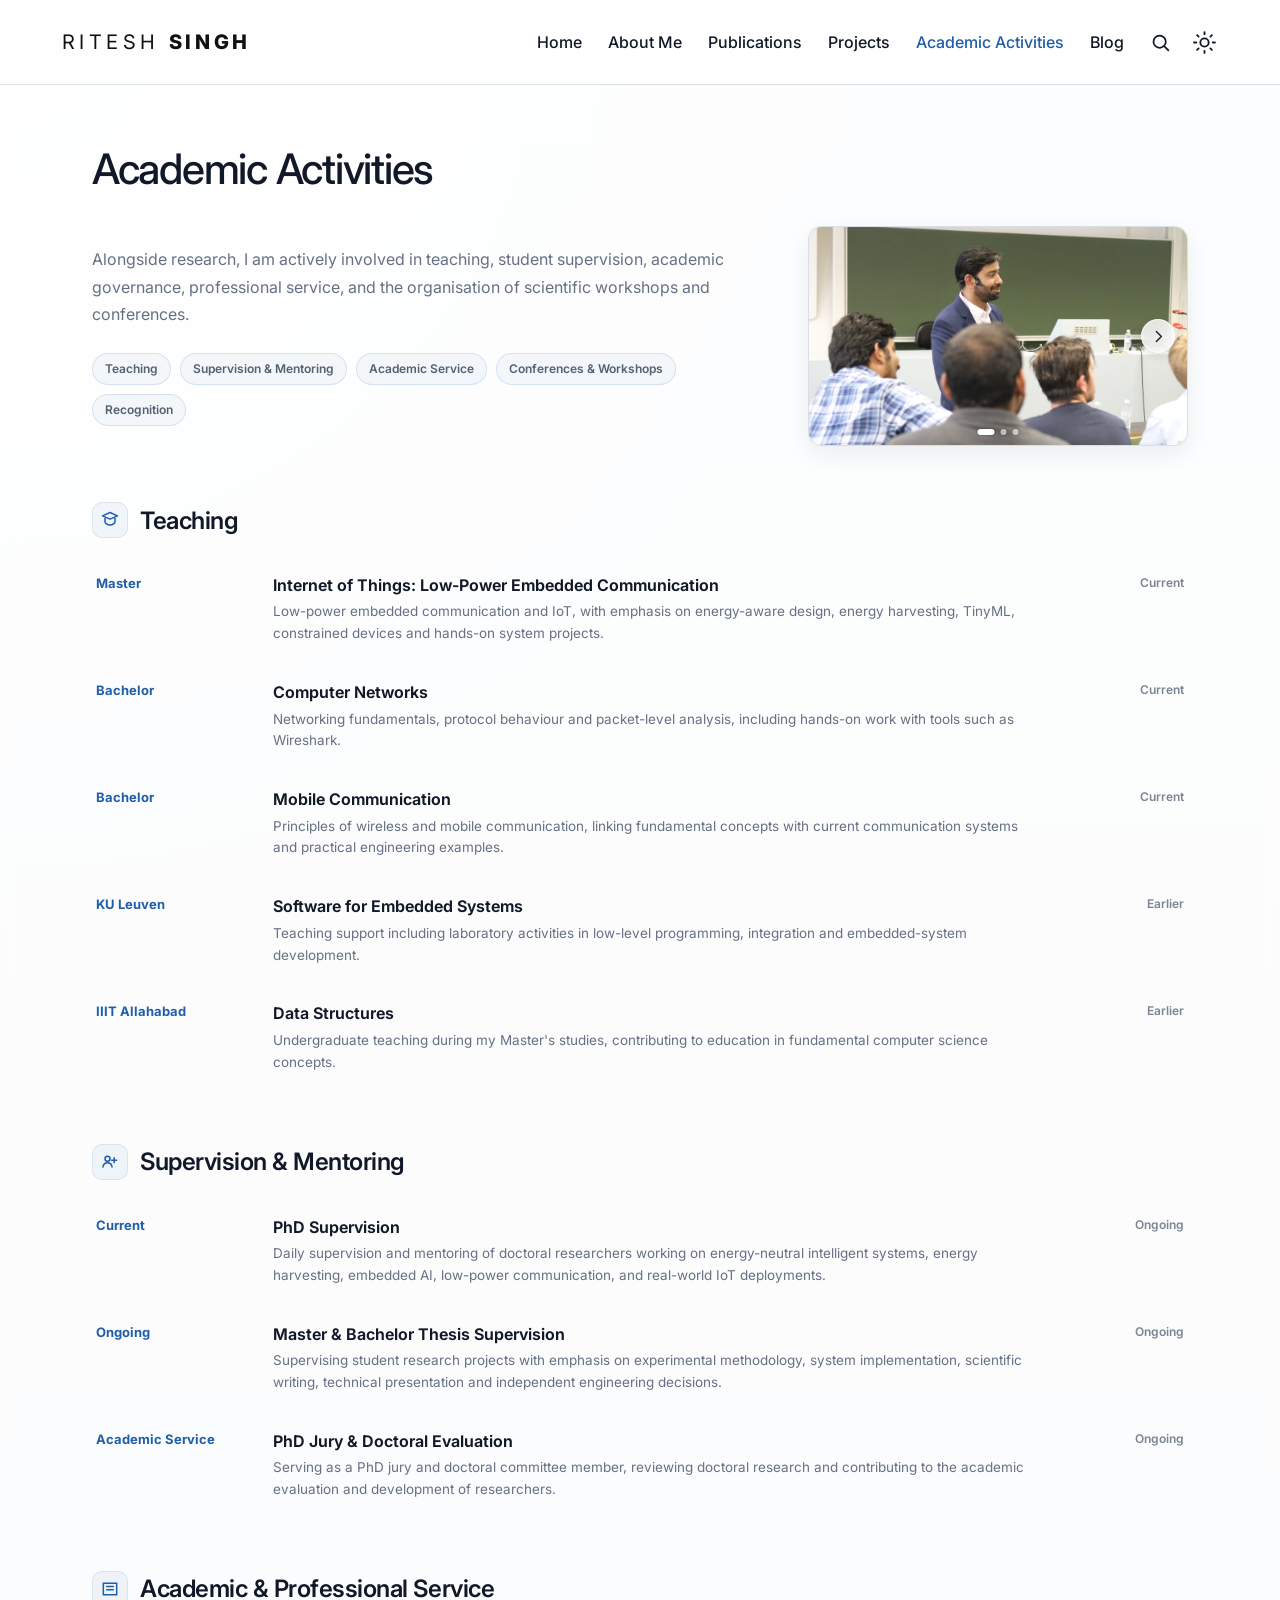
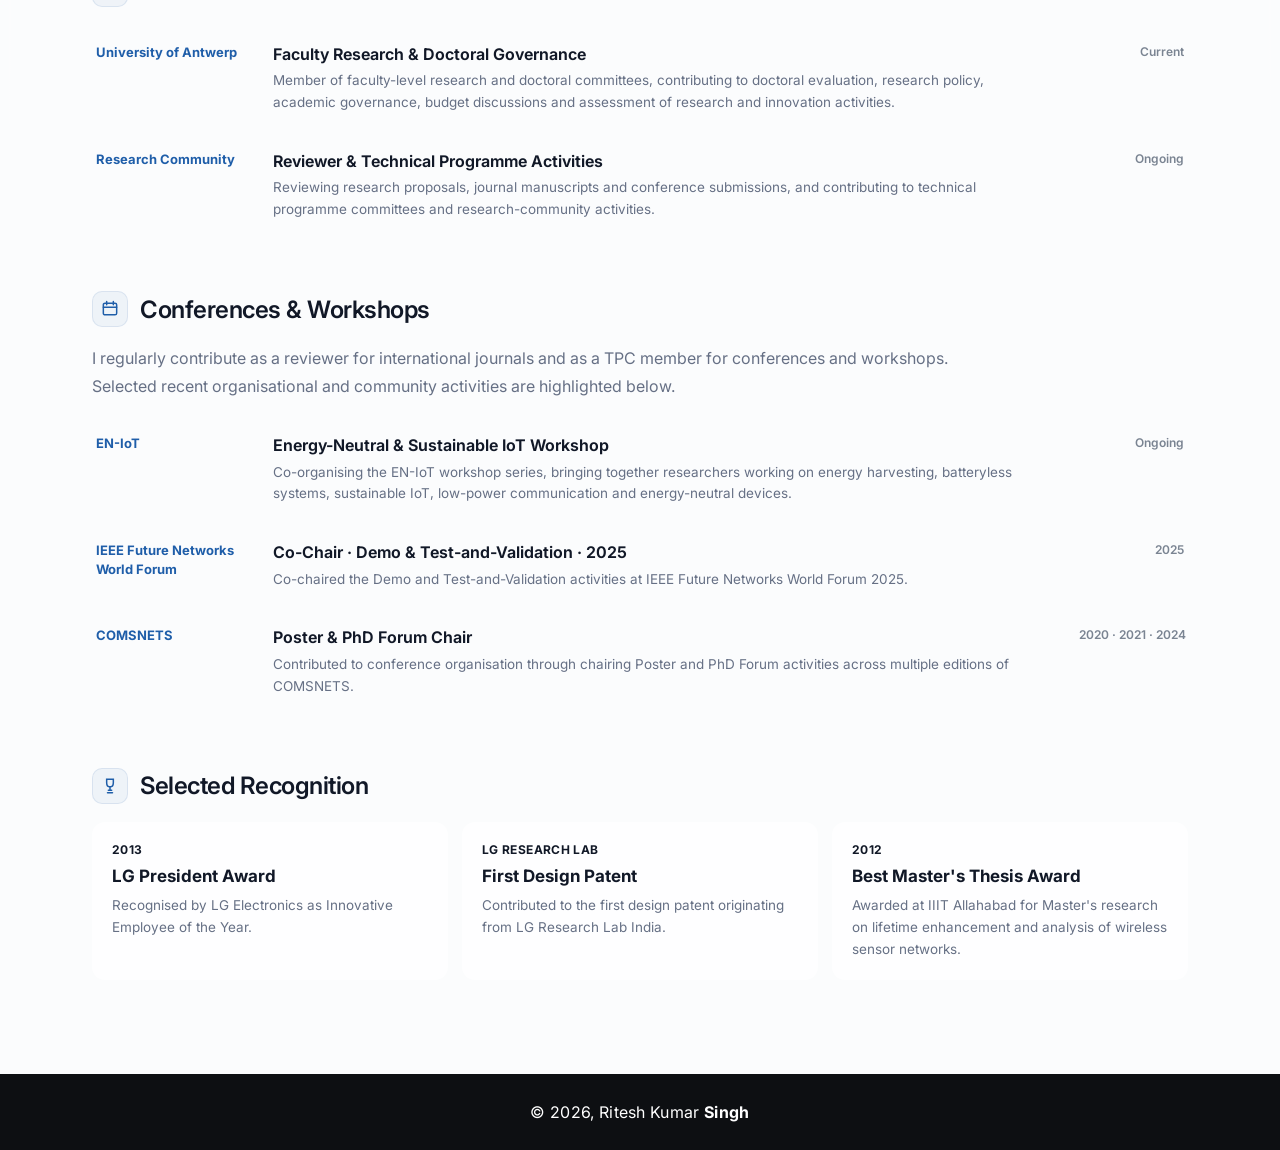
<file: activities.html>
<!DOCTYPE html>
<html lang="en">

<head>
  <meta charset="UTF-8" />
  <meta name="viewport" content="width=device-width, initial-scale=1.0" />

  <title>Academic Activities | Ritesh Singh</title>

  <link rel="preconnect" href="https://fonts.googleapis.com">
  <link rel="preconnect" href="https://fonts.gstatic.com" crossorigin>

  <link
    href="https://fonts.googleapis.com/css2?family=Inter:wght@400;500;600;700;800&display=swap"
    rel="stylesheet"
  >

  <!-- Apply saved theme before page renders -->
  <script>
    if (localStorage.getItem('theme') === 'dark') {
      document.documentElement.classList.add('dark-mode');
    }
  </script>

  <link rel="stylesheet" href="css/style.css?v=20260917-02" />


  <style>
    /* Academic Activities — compact academic layout */
    .activities-page{padding:58px 62px 82px;max-width:1220px;margin:0 auto}
    .activities-title{margin:0;font-size:42px;font-weight:500;letter-spacing:-.03em;padding-bottom:12px;border-bottom:2px solid var(--teal)}
    .activities-intro{max-width:850px;margin:20px 0 24px;font-size:16px;line-height:1.72;color:#667085}
    .activity-nav{display:flex;flex-wrap:wrap;gap:8px 18px;margin:0 0 48px;padding:0 0 18px;border-bottom:1px solid var(--line)}
    .activity-nav a{color:#667085;text-decoration:none;font-size:13px;font-weight:600;transition:color .15s ease}
    .activity-nav a:hover{color:var(--primary)}
    .activity-section{margin-top:52px;scroll-margin-top:28px}
    .activity-heading{display:flex;align-items:center;gap:12px;margin-bottom:18px}
    .activity-icon{width:36px;height:36px;flex:0 0 36px;border-radius:10px;display:flex;align-items:center;justify-content:center;color:var(--primary);background:rgba(31,94,169,.055);border:1px solid rgba(31,94,169,.10)}
    .activity-heading h2{margin:0;font-size:24px;font-weight:600;letter-spacing:-.02em}
    .activity-heading-line{height:1px;flex:1;background:var(--line);margin-left:8px}
    .academic-list{border-top:1px solid var(--line)}
    .academic-row{display:grid;grid-template-columns:155px minmax(0,1fr) 105px;gap:22px;padding:18px 4px;border-bottom:1px solid var(--line);align-items:start}
    .academic-meta{color:var(--primary);font-size:13px;font-weight:700;line-height:1.45}
    .academic-main h3{margin:0 0 5px;font-size:16px;font-weight:650;line-height:1.4}
    .academic-main p{margin:0;max-width:760px;color:#667085;font-size:13.5px;line-height:1.62}
    .academic-period{text-align:right;color:#7a8492;font-size:12px;font-weight:600;line-height:1.45;white-space:nowrap}
    .recognition-grid{display:grid;grid-template-columns:repeat(3,1fr);gap:14px}
    .recognition-card{background:rgba(255,255,255,.72);border:1px solid var(--line);border-radius:13px;padding:20px}
    .recognition-year{color:var(--teal);font-weight:700;font-size:12px;letter-spacing:.03em;margin-bottom:8px;text-transform:uppercase}
    .recognition-card h3{margin:0 0 7px;font-size:17px;line-height:1.4}
    .recognition-card p{margin:0;color:#667085;font-size:13.5px;line-height:1.6}
    .back-to-top{position:fixed;right:26px;bottom:26px;width:48px;height:48px;border:0;background:transparent;padding:0;cursor:pointer;color:var(--primary);opacity:0;visibility:hidden;transform:translateY(8px);transition:opacity .2s ease,visibility .2s ease,transform .2s ease;z-index:1000}
    .back-to-top.is-visible{opacity:1;visibility:visible;transform:translateY(0)}
    .back-to-top-progress{position:absolute;inset:0;width:48px;height:48px;transform:rotate(-90deg)}
    .back-to-top-track,.back-to-top-ring{fill:rgba(255,255,255,.90);stroke-width:1.5}
    .back-to-top-track{stroke:rgba(31,94,169,.16)}
    .back-to-top-ring{fill:none;stroke:currentColor;stroke-linecap:round}
    .back-to-top-icon{position:absolute;inset:5px;border-radius:50%;display:flex;align-items:center;justify-content:center;background:rgba(255,255,255,.92);box-shadow:0 5px 18px rgba(15,23,42,.10)}
    html.dark-mode .activities-intro,html.dark-mode .academic-main p,html.dark-mode .academic-period,html.dark-mode .activity-nav a,html.dark-mode .recognition-card p{color:#aab4c3}
    html.dark-mode .academic-row,html.dark-mode .academic-list,html.dark-mode .activity-nav{border-color:rgba(255,255,255,.09)}
    html.dark-mode .recognition-card{background:#11151b;border-color:rgba(255,255,255,.09)}
    html.dark-mode .back-to-top-track{fill:#11151b;stroke:rgba(96,165,250,.20)}
    html.dark-mode .back-to-top-icon{background:#11151b;box-shadow:0 5px 18px rgba(0,0,0,.28)}
    @media(max-width:900px){.activities-page{padding:48px 28px 76px}.academic-row{grid-template-columns:125px minmax(0,1fr) 90px}.recognition-grid{grid-template-columns:1fr}}
    @media(max-width:650px){.activities-page{padding:38px 20px 70px}.activities-title{font-size:34px}.activity-nav{gap:8px 14px}.academic-row{grid-template-columns:1fr;gap:5px;padding:16px 2px}.academic-period{text-align:left;white-space:normal}.activity-heading h2{font-size:21px}.back-to-top{right:18px;bottom:18px;width:44px;height:44px}.back-to-top-progress{width:44px;height:44px}}

    /* Academic Activities — compact photo carousel */
    .activities-hero{
      display:grid;
      grid-template-columns:minmax(0,1fr) 380px;
      gap:52px;
      align-items:center;
      margin:20px 0 48px;
      padding-bottom:22px;
      border-bottom:1px solid var(--line);
    }
    .activities-hero-copy{min-width:0}
    .activities-hero .activities-intro{
      max-width:760px;
      margin:0 0 24px;
    }
    .activities-hero .activity-nav{
      margin:0;
      padding:0;
      border-bottom:0;
    }
    .academic-carousel{
      position:relative;
      width:100%;
      height:220px;
      overflow:hidden;
      border-radius:14px;
      border:1px solid rgba(216,222,231,.92);
      background:#f3f5f7;
      box-shadow:0 8px 24px rgba(15,23,42,.07);
    }
    .academic-carousel-slide{
      position:absolute;
      inset:0;
      width:100%;
      height:100%;
      object-fit:cover;
      opacity:0;
      transform:translateX(10px);
      transition:opacity .45s ease,transform .45s ease;
    }
    .academic-carousel-slide.is-active{
      opacity:1;
      transform:translateX(0);
    }
    .academic-carousel-next{
      position:absolute;
      right:12px;
      top:50%;
      transform:translateY(-50%);
      width:34px;
      height:34px;
      display:flex;
      align-items:center;
      justify-content:center;
      border:1px solid rgba(255,255,255,.72);
      border-radius:50%;
      background:rgba(255,255,255,.82);
      color:#172033;
      box-shadow:0 3px 12px rgba(15,23,42,.12);
      cursor:pointer;
      backdrop-filter:blur(7px);
      -webkit-backdrop-filter:blur(7px);
      transition:background .15s ease,transform .15s ease;
    }
    .academic-carousel-next:hover{
      background:#fff;
      transform:translateY(-50%) translateX(2px);
    }
    .academic-carousel-dots{
      position:absolute;
      left:50%;
      bottom:10px;
      transform:translateX(-50%);
      display:flex;
      gap:6px;
    }
    .academic-carousel-dot{
      width:6px;
      height:6px;
      padding:0;
      border:0;
      border-radius:50%;
      background:rgba(255,255,255,.58);
      box-shadow:0 0 0 1px rgba(15,23,42,.10);
      cursor:pointer;
      transition:width .18s ease,background .18s ease,border-radius .18s ease;
    }
    .academic-carousel-dot.is-active{
      width:17px;
      border-radius:999px;
      background:#fff;
    }
    html.dark-mode .activities-hero{border-color:rgba(255,255,255,.09)}
    html.dark-mode .academic-carousel{
      border-color:rgba(255,255,255,.10);
      background:#11151b;
      box-shadow:0 8px 24px rgba(0,0,0,.22);
    }
    @media(max-width:900px){
      .activities-hero{
        grid-template-columns:minmax(0,1fr) 320px;
        gap:30px;
      }
      .academic-carousel{height:200px}
    }
    @media(max-width:760px){
      .activities-hero{
        grid-template-columns:1fr;
        gap:26px;
        margin-bottom:42px;
      }
      .academic-carousel{
        width:min(100%,520px);
        height:250px;
      }
    }
    @media(max-width:650px){
      .academic-carousel{height:210px}
    }


    /* Academic Activities — final refinements */
    .activities-hero .activity-nav{
      display:flex;
      flex-wrap:wrap;
      gap:9px;
      margin:0;
      padding:0;
      border:0;
    }

    .activities-hero .activity-nav a,
    .activities-hero .activity-nav a:link,
    .activities-hero .activity-nav a:visited{
      display:inline-flex;
      align-items:center;
      padding:7px 12px;
      border:1px solid rgba(31,94,169,.14);
      border-radius:999px;
      background:rgba(31,94,169,.045);
      color:#526174;
      font-size:12px;
      line-height:1.35;
      font-weight:600;
      text-decoration:none !important;
      transition:color .15s ease,background .15s ease,border-color .15s ease,transform .15s ease;
    }

    .activities-hero .activity-nav a:hover,
    .activities-hero .activity-nav a:focus{
      color:var(--primary);
      border-color:rgba(31,94,169,.30);
      background:rgba(31,94,169,.08);
      transform:translateY(-1px);
      text-decoration:none !important;
    }

    .activities-hero{
      margin-bottom:26px;
    }

    #teaching.activity-section{
      margin-top:34px;
    }

    html.dark-mode .activities-hero .activity-nav a,
    html.dark-mode .activities-hero .activity-nav a:link,
    html.dark-mode .activities-hero .activity-nav a:visited{
      color:#c4ceda;
      border-color:rgba(96,165,250,.20);
      background:rgba(96,165,250,.07);
    }

    html.dark-mode .activities-hero .activity-nav a:hover,
    html.dark-mode .activities-hero .activity-nav a:focus{
      color:#f3f4f6;
      border-color:rgba(96,165,250,.34);
      background:rgba(96,165,250,.12);
    }


  </style>
</head>


<body>

<div class="page">


  <!-- =========================================================
       HEADER
       ========================================================= -->

  <header class="topbar" id="top">

    <a
      class="brand brand-link"
      href="index.html"
      title="Back to Home"
    >
      Ritesh <span>Singh</span>
    </a>

    <nav class="nav">

        <a href="index.html">Home</a>

        <a href="about.html">About Me</a>

        <a href="publications.html">Publications</a>

        <a href="projects.html">Projects</a>

        <a href="activities.html" class="active">Academic Activities</a>

        <a href="blogs/index.html">Blog</a>

        <button
          type="button"
          aria-label="Search"
          title="Search"
          onclick="toggleSiteSearch()"
          style="
            border: 0;
            background: transparent;
            color: inherit;
            padding: 0;
            display: inline-flex;
            align-items: center;
            cursor: pointer;
          "
        >
          <svg width="21" height="21" viewBox="0 0 24 24" fill="none" aria-hidden="true">
            <circle cx="11" cy="11" r="7" stroke="currentColor" stroke-width="2"/>
            <path d="M16.5 16.5L21 21" stroke="currentColor" stroke-width="2" stroke-linecap="round"/>
          </svg>
        </button>

        <button
          class="theme-toggle"
          type="button"
          onclick="toggleTheme()"
          aria-label="Toggle light and dark mode"
          title="Light / Dark mode"
        >
          <span
            id="themeIcon"
            style="display:inline-flex;align-items:center;justify-content:center;"
            aria-hidden="true"
          ></span>
        </button>

      </nav>

  </header>


  <!-- =========================================================
       SEARCH
       ========================================================= -->

  <div
    id="siteSearch"
    style="
      display:none;
      padding:14px 62px;
      border-bottom:1px solid rgba(216,222,231,0.9);
      background:rgba(255,255,255,0.72);
    "
  >

    <form
      onsubmit="runSiteSearch(event)"
      style="
        display:flex;
        gap:10px;
        align-items:center;
      "
    >

      <input
        id="siteSearchInput"
        type="search"
        placeholder="Search this website..."
        aria-label="Search this website"
        style="
          flex:1;
          max-width:520px;
          padding:10px 12px;
          border:1px solid #d8dee7;
          border-radius:10px;
          font:inherit;
          color:inherit;
          background:#fff;
        "
      >

      <button
        type="submit"
        style="
          padding:10px 16px;
          border:0;
          border-radius:10px;
          background:#1f5ea9;
          color:#fff;
          font:inherit;
          font-weight:600;
          cursor:pointer;
        "
      >
        Search
      </button>

    </form>

  </div>


  <!-- =========================================================
       PAGE
       ========================================================= -->

  <main class="activities-page">
    <h1 class="activities-title">Academic Activities</h1>
    <div class="activities-hero">

      <div class="activities-hero-copy">

        <p class="activities-intro">
          Alongside research, I am actively involved in teaching, student supervision,
          academic governance, professional service, and the organisation of scientific
          workshops and conferences.
        </p>

        <nav class="activity-nav" aria-label="Academic activities sections">
          <a href="#teaching">Teaching</a>
          <a href="#supervision">Supervision &amp; Mentoring</a>
          <a href="#service">Academic Service</a>
          <a href="#conferences">Conferences &amp; Workshops</a>
          <a href="#recognition">Recognition</a>
        </nav>

      </div>


      <div
        class="academic-carousel"
        id="academicCarousel"
        aria-label="Academic activities photos"
      >

        <img
          src="images/academic1.png"
          class="academic-carousel-slide is-active"
          alt="Teaching and engaging with an audience"
        >

        <img
          src="images/academic2.png"
          class="academic-carousel-slide"
          alt="Presenting at the University of Antwerp"
        >

        <img
          src="images/academic3.png"
          class="academic-carousel-slide"
          alt="Academic service and doctoral research community"
        >


        <button
          class="academic-carousel-next"
          id="academicCarouselNext"
          type="button"
          aria-label="Show next academic activity photo"
          title="Next photo"
        >
          <svg width="17" height="17" viewBox="0 0 24 24" fill="none" aria-hidden="true">
            <path d="M9 5L16 12L9 19" stroke="currentColor" stroke-width="2" stroke-linecap="round" stroke-linejoin="round"/>
          </svg>
        </button>


        <div class="academic-carousel-dots" aria-label="Choose academic activity photo">

          <button
            class="academic-carousel-dot is-active"
            type="button"
            aria-label="Show photo 1"
            data-slide="0"
          ></button>

          <button
            class="academic-carousel-dot"
            type="button"
            aria-label="Show photo 2"
            data-slide="1"
          ></button>

          <button
            class="academic-carousel-dot"
            type="button"
            aria-label="Show photo 3"
            data-slide="2"
          ></button>

        </div>

      </div>

    </div>

    <section class="activity-section" id="teaching">
      <div class="activity-heading">
        <div class="activity-icon" aria-hidden="true">
          <svg width="20" height="20" viewBox="0 0 24 24" fill="none"><path d="M3 7L12 3L21 7L12 11L3 7Z" stroke="currentColor" stroke-width="1.8" stroke-linejoin="round"/><path d="M6 9.5V14C6 16 8.7 18 12 18C15.3 18 18 16 18 14V9.5" stroke="currentColor" stroke-width="1.8"/></svg>
        </div>
        <h2>Teaching</h2><div class="activity-heading-line"></div>
      </div>
      <div class="academic-list">
        <article class="academic-row"><div class="academic-meta">Master</div><div class="academic-main"><h3>Internet of Things: Low-Power Embedded Communication</h3><p>Low-power embedded communication and IoT, with emphasis on energy-aware design, energy harvesting, TinyML, constrained devices and hands-on system projects.</p></div><div class="academic-period">Current</div></article>
        <article class="academic-row"><div class="academic-meta">Bachelor</div><div class="academic-main"><h3>Computer Networks</h3><p>Networking fundamentals, protocol behaviour and packet-level analysis, including hands-on work with tools such as Wireshark.</p></div><div class="academic-period">Current</div></article>
        <article class="academic-row"><div class="academic-meta">Bachelor</div><div class="academic-main"><h3>Mobile Communication</h3><p>Principles of wireless and mobile communication, linking fundamental concepts with current communication systems and practical engineering examples.</p></div><div class="academic-period">Current</div></article>
        <article class="academic-row"><div class="academic-meta">KU Leuven</div><div class="academic-main"><h3>Software for Embedded Systems</h3><p>Teaching support including laboratory activities in low-level programming, integration and embedded-system development.</p></div><div class="academic-period">Earlier</div></article>
        <article class="academic-row"><div class="academic-meta">IIIT Allahabad</div><div class="academic-main"><h3>Data Structures</h3><p>Undergraduate teaching during my Master's studies, contributing to education in fundamental computer science concepts.</p></div><div class="academic-period">Earlier</div></article>
      </div>
    </section>

    <section class="activity-section" id="supervision">
      <div class="activity-heading"><div class="activity-icon" aria-hidden="true"><svg width="20" height="20" viewBox="0 0 24 24" fill="none"><circle cx="9" cy="8" r="3" stroke="currentColor" stroke-width="1.8"/><path d="M3.5 18C4 14.8 6 13 9 13C12 13 14 14.8 14.5 18M17 7V13M14 10H20" stroke="currentColor" stroke-width="1.8" stroke-linecap="round"/></svg></div><h2>Supervision &amp; Mentoring</h2><div class="activity-heading-line"></div></div>
      <div class="academic-list">
        <article class="academic-row"><div class="academic-meta">Current</div><div class="academic-main"><h3>PhD Supervision</h3><p>Daily supervision and mentoring of doctoral researchers working on energy-neutral intelligent systems, energy harvesting, embedded AI, low-power communication, and real-world IoT deployments.</p></div><div class="academic-period">Ongoing</div></article>
        <article class="academic-row"><div class="academic-meta">Ongoing</div><div class="academic-main"><h3>Master &amp; Bachelor Thesis Supervision</h3><p>Supervising student research projects with emphasis on experimental methodology, system implementation, scientific writing, technical presentation and independent engineering decisions.</p></div><div class="academic-period">Ongoing</div></article>
        <article class="academic-row"><div class="academic-meta">Academic Service</div><div class="academic-main"><h3>PhD Jury &amp; Doctoral Evaluation</h3><p>Serving as a PhD jury and doctoral committee member, reviewing doctoral research and contributing to the academic evaluation and development of researchers.</p></div><div class="academic-period">Ongoing</div></article>
      </div>
    </section>

    <section class="activity-section" id="service">
      <div class="activity-heading"><div class="activity-icon" aria-hidden="true"><svg width="20" height="20" viewBox="0 0 24 24" fill="none"><path d="M4 5H20V19H4V5Z" stroke="currentColor" stroke-width="1.8"/><path d="M8 9H16M8 13H16" stroke="currentColor" stroke-width="1.8" stroke-linecap="round"/></svg></div><h2>Academic &amp; Professional Service</h2><div class="activity-heading-line"></div></div>
      <div class="academic-list">
        <article class="academic-row"><div class="academic-meta">University of Antwerp</div><div class="academic-main"><h3>Faculty Research &amp; Doctoral Governance</h3><p>Member of faculty-level research and doctoral committees, contributing to doctoral evaluation, research policy, academic governance, budget discussions and assessment of research and innovation activities.</p></div><div class="academic-period">Current</div></article>
        <article class="academic-row"><div class="academic-meta">Research Community</div><div class="academic-main"><h3>Reviewer &amp; Technical Programme Activities</h3><p>Reviewing research proposals, journal manuscripts and conference submissions, and contributing to technical programme committees and research-community activities.</p></div><div class="academic-period">Ongoing</div></article>
      </div>
    </section>

    <section class="activity-section" id="conferences">
      <div class="activity-heading"><div class="activity-icon" aria-hidden="true"><svg width="20" height="20" viewBox="0 0 24 24" fill="none"><rect x="4" y="5" width="16" height="14" rx="2" stroke="currentColor" stroke-width="1.8"/><path d="M8 3V7M16 3V7M4 10H20" stroke="currentColor" stroke-width="1.8" stroke-linecap="round"/></svg></div><h2>Conferences &amp; Workshops</h2><div class="activity-heading-line"></div></div>
      <p class="activities-intro" style="margin:0 0 16px;max-width:900px;">
        I regularly contribute as a reviewer for international journals and as a TPC member for conferences and workshops. Selected recent organisational and community activities are highlighted below.
      </p>
      <div class="academic-list">
        <article class="academic-row"><div class="academic-meta">EN-IoT</div><div class="academic-main"><h3>Energy-Neutral &amp; Sustainable IoT Workshop</h3><p>Co-organising the EN-IoT workshop series, bringing together researchers working on energy harvesting, batteryless systems, sustainable IoT, low-power communication and energy-neutral devices.</p></div><div class="academic-period">Ongoing</div></article>
        <article class="academic-row"><div class="academic-meta">IEEE Future Networks World Forum</div><div class="academic-main"><h3>Co-Chair · Demo &amp; Test-and-Validation · 2025</h3><p>Co-chaired the Demo and Test-and-Validation activities at IEEE Future Networks World Forum 2025.</p></div><div class="academic-period">2025</div></article>
        <article class="academic-row"><div class="academic-meta">COMSNETS</div><div class="academic-main"><h3>Poster &amp; PhD Forum Chair</h3><p>Contributed to conference organisation through chairing Poster and PhD Forum activities across multiple editions of COMSNETS.</p></div><div class="academic-period">2020 · 2021 · 2024</div></article>
      </div>
    </section>

    <section class="activity-section" id="recognition">
      <div class="activity-heading"><div class="activity-icon" aria-hidden="true"><svg width="20" height="20" viewBox="0 0 24 24" fill="none"><path d="M8 4H16V8C16 11 14.2 13 12 13C9.8 13 8 11 8 8V4Z" stroke="currentColor" stroke-width="1.8"/><path d="M12 13V17M9 20H15M10 17H14" stroke="currentColor" stroke-width="1.8" stroke-linecap="round"/></svg></div><h2>Selected Recognition</h2><div class="activity-heading-line"></div></div>
      <div class="recognition-grid">
        <article class="recognition-card"><div class="recognition-year">2013</div><h3>LG President Award</h3><p>Recognised by LG Electronics as Innovative Employee of the Year.</p></article>
        <article class="recognition-card"><div class="recognition-year">LG Research Lab</div><h3>First Design Patent</h3><p>Contributed to the first design patent originating from LG Research Lab India.</p></article>
        <article class="recognition-card"><div class="recognition-year">2012</div><h3>Best Master's Thesis Award</h3><p>Awarded at IIIT Allahabad for Master's research on lifetime enhancement and analysis of wireless sensor networks.</p></article>
      </div>
    </section>
  </main>


  <!-- =========================================================
       FOOTER
       ========================================================= -->

  <footer class="site-footer">
    © 2026, Ritesh Kumar <strong>Singh</strong>
  </footer>


</div>


  <button id="backToTop" class="back-to-top" type="button" aria-label="Back to top" title="Back to top">
    <svg class="back-to-top-progress" viewBox="0 0 48 48" aria-hidden="true">
      <circle class="back-to-top-track" cx="24" cy="24" r="21" />
      <circle class="back-to-top-ring" cx="24" cy="24" r="21" />
    </svg>
    <span class="back-to-top-icon" aria-hidden="true">
      <svg width="19" height="19" viewBox="0 0 24 24" fill="none"><path d="M6.5 14.5L12 9L17.5 14.5" stroke="currentColor" stroke-width="2" stroke-linecap="round" stroke-linejoin="round"/></svg>
    </span>
  </button>

<!-- =========================================================
     SEARCH JAVASCRIPT
     ========================================================= -->

<script>

  function toggleSiteSearch() {

    const search =
      document.getElementById('siteSearch');

    const input =
      document.getElementById('siteSearchInput');


    if (
      search.style.display === 'none' ||
      search.style.display === ''
    ) {

      search.style.display = 'block';

      input.focus();

    } else {

      search.style.display = 'none';

    }

  }


  function runSiteSearch(event) {

    event.preventDefault();

    const query =
      document
        .getElementById('siteSearchInput')
        .value
        .trim();


    if (!query) return;


    window.open(

      'https://www.google.com/search?q=' +
      encodeURIComponent(
        'site:riteshsingh.org ' + query
      ),

      '_blank',

      'noopener'

    );

  }

</script>



<script>

  function updateThemeIcon() {
    const icon = document.getElementById('themeIcon');
    if (!icon) return;

    const isDark =
      document.documentElement.classList.contains('dark-mode');

    if (isDark) {
      icon.innerHTML = `
        <svg width="24" height="24" viewBox="0 0 24 24" fill="none" aria-hidden="true">
          <path
            d="M20.5 14.2A8.5 8.5 0 0 1 9.8 3.5A8.5 8.5 0 1 0 20.5 14.2Z"
            stroke="currentColor"
            stroke-width="1.8"
            stroke-linejoin="round"
          />
        </svg>
      `;
    } else {
      icon.innerHTML = `
        <svg width="25" height="25" viewBox="0 0 24 24" fill="none" aria-hidden="true">
          <circle cx="12" cy="12" r="4" stroke="currentColor" stroke-width="1.8"/>
          <path
            d="M12 2V4
               M12 20V22
               M4.93 4.93L6.34 6.34
               M17.66 17.66L19.07 19.07
               M2 12H4
               M20 12H22
               M4.93 19.07L6.34 17.66
               M17.66 6.34L19.07 4.93"
            stroke="currentColor"
            stroke-width="1.8"
            stroke-linecap="round"
          />
        </svg>
      `;
    }
  }

  function toggleTheme() {
    const root = document.documentElement;
    const isDark = root.classList.toggle('dark-mode');
    localStorage.setItem('theme', isDark ? 'dark' : 'light');
    updateThemeIcon();
  }

  updateThemeIcon();



  // Academic Activities photo carousel
  const academicCarousel = document.getElementById('academicCarousel');

  if (academicCarousel) {

    const academicSlides =
      Array.from(academicCarousel.querySelectorAll('.academic-carousel-slide'));

    const academicDots =
      Array.from(academicCarousel.querySelectorAll('.academic-carousel-dot'));

    const academicNext =
      document.getElementById('academicCarouselNext');

    let academicSlideIndex = 0;
    let academicCarouselTimer;

    function showAcademicSlide(index) {

      academicSlideIndex =
        (index + academicSlides.length) % academicSlides.length;

      academicSlides.forEach((slide, i) => {
        slide.classList.toggle('is-active', i === academicSlideIndex);
      });

      academicDots.forEach((dot, i) => {
        dot.classList.toggle('is-active', i === academicSlideIndex);
      });

    }

    function startAcademicCarousel() {

      clearInterval(academicCarouselTimer);

      academicCarouselTimer = setInterval(() => {
        showAcademicSlide(academicSlideIndex + 1);
      }, 5000);

    }

    academicNext?.addEventListener('click', () => {
      showAcademicSlide(academicSlideIndex + 1);
      startAcademicCarousel();
    });

    academicDots.forEach((dot) => {

      dot.addEventListener('click', () => {

        showAcademicSlide(
          Number(dot.dataset.slide)
        );

        startAcademicCarousel();

      });

    });

    startAcademicCarousel();

  }

  // Floating Back to Top with scroll-progress ring
  const backToTop = document.getElementById('backToTop');
  const backToTopRing = backToTop?.querySelector('.back-to-top-ring');
  const backToTopRadius = 21;
  const backToTopCircumference = 2 * Math.PI * backToTopRadius;
  if (backToTopRing) {
    backToTopRing.style.strokeDasharray = `${backToTopCircumference} ${backToTopCircumference}`;
    backToTopRing.style.strokeDashoffset = backToTopCircumference;
  }
  function updateBackToTop() {
    if (!backToTop) return;
    const scrollTop = window.scrollY || document.documentElement.scrollTop;
    const scrollableHeight = document.documentElement.scrollHeight - window.innerHeight;
    const progress = scrollableHeight > 0 ? Math.min(Math.max(scrollTop / scrollableHeight, 0), 1) : 0;
    backToTop.classList.toggle('is-visible', scrollTop > 450);
    if (backToTopRing) backToTopRing.style.strokeDashoffset = backToTopCircumference * (1 - progress);
  }
  backToTop?.addEventListener('click', () => window.scrollTo({top:0,behavior:'smooth'}));
  window.addEventListener('scroll', updateBackToTop, {passive:true});
  window.addEventListener('resize', updateBackToTop);
  updateBackToTop();

</script>

</body>

</html>
</file>
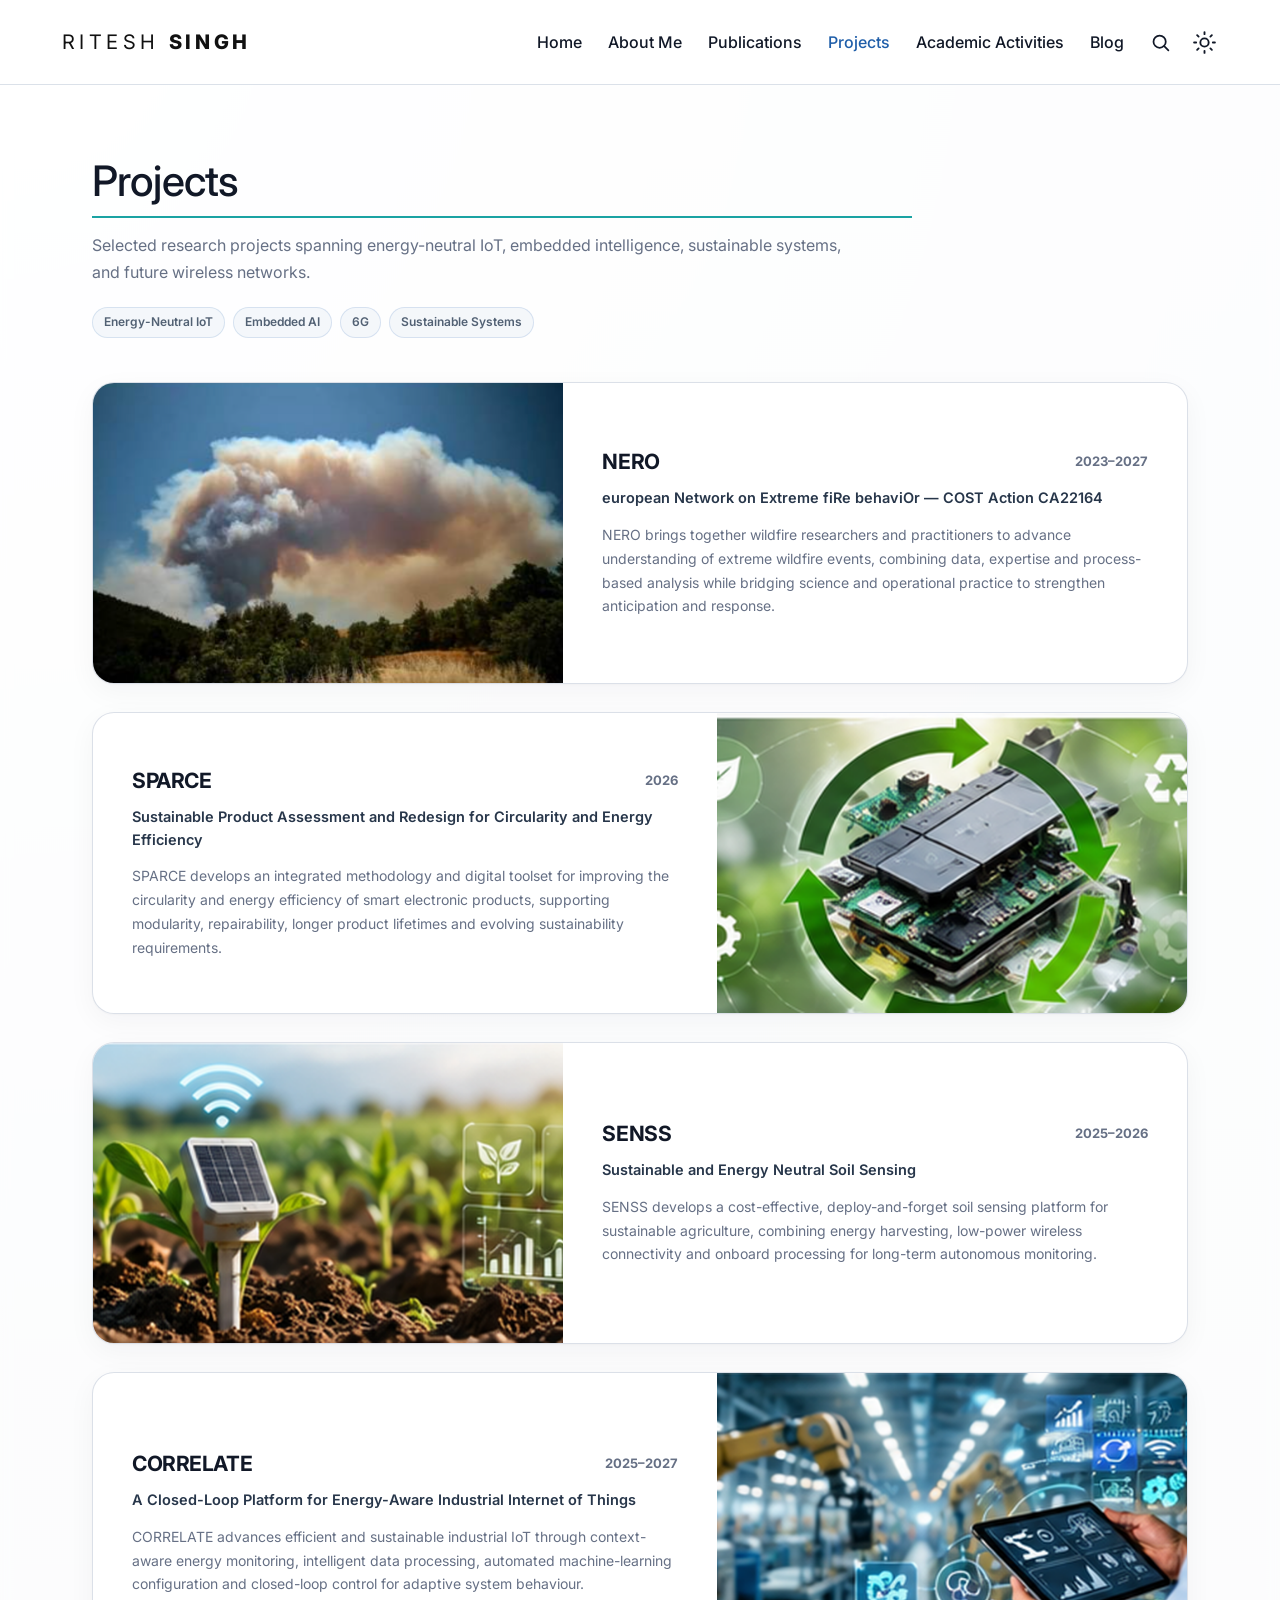
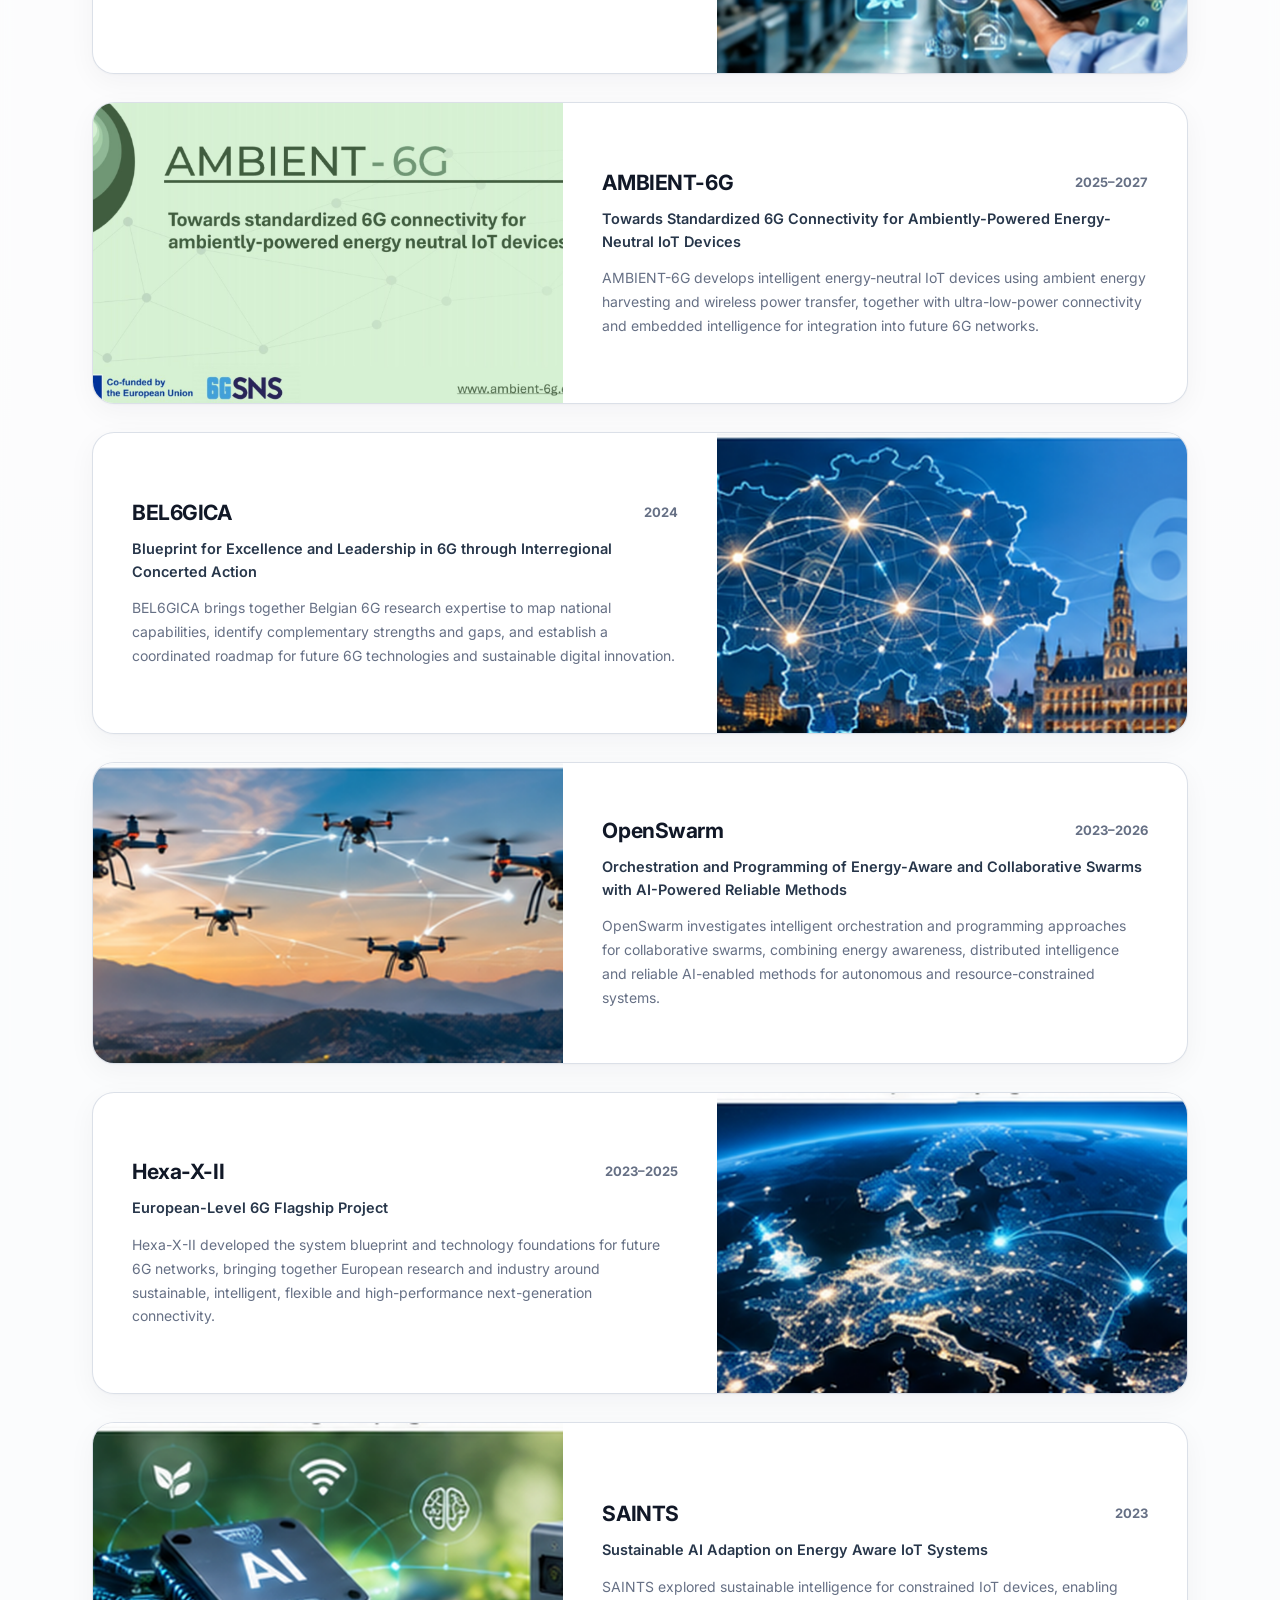
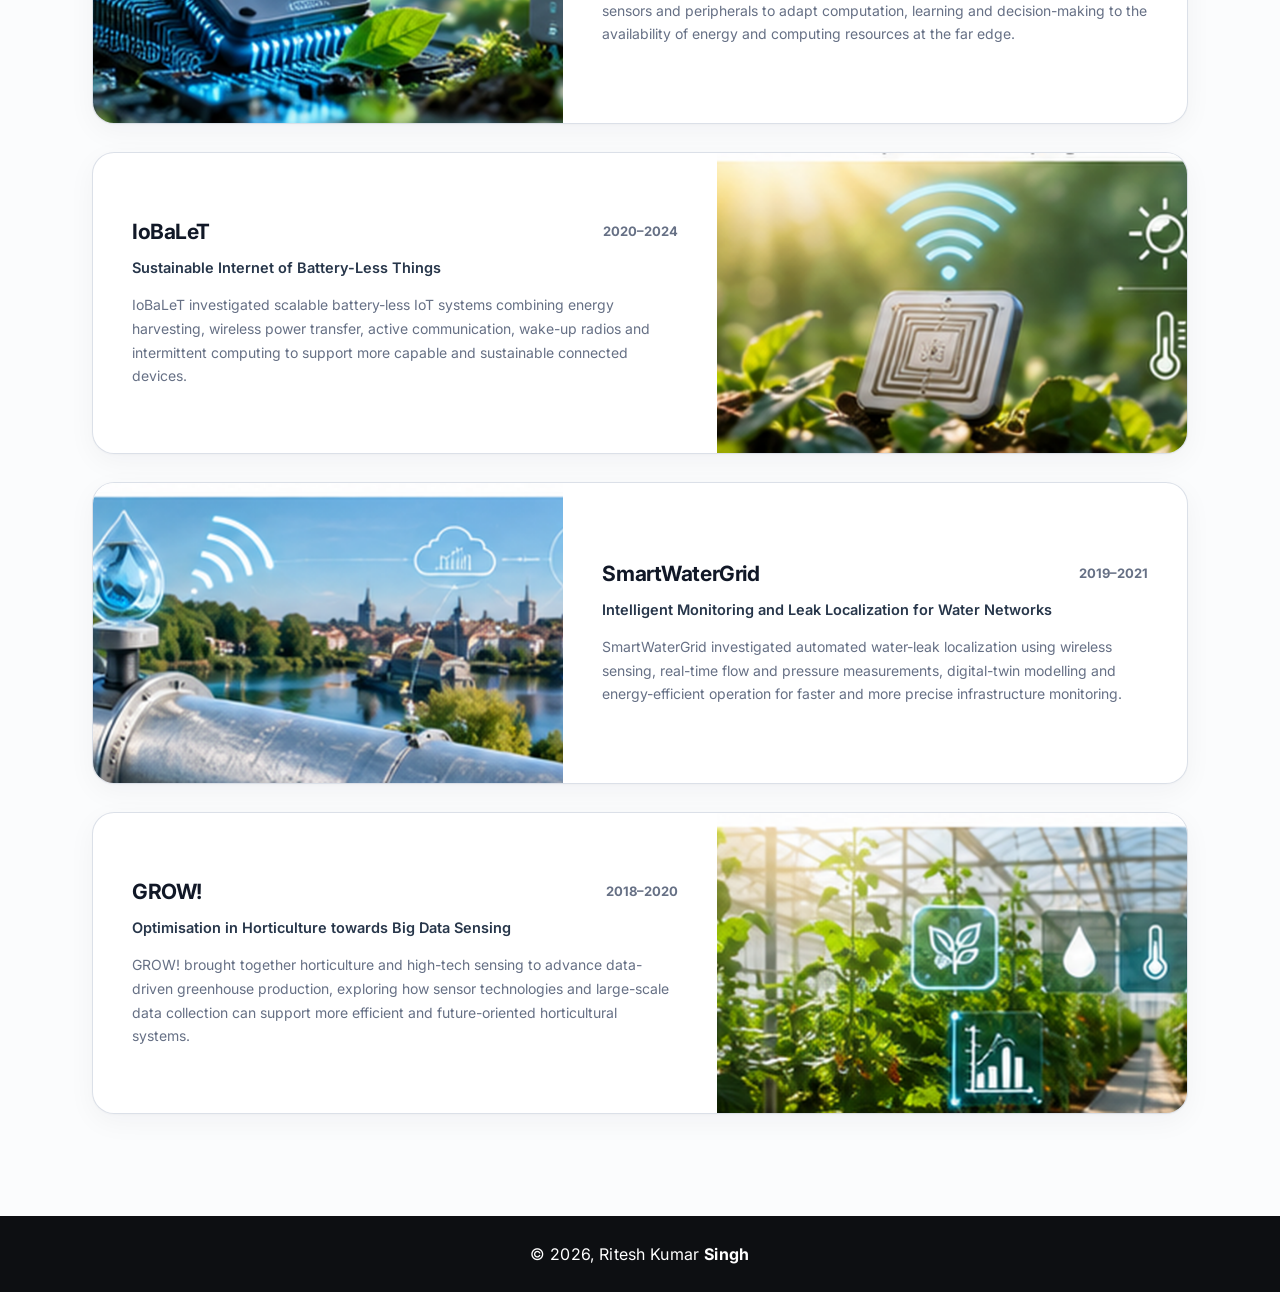
<file: projects.html>
<!DOCTYPE html>
<html lang="en">

<head>
  <meta charset="UTF-8" />
  <meta name="viewport" content="width=device-width, initial-scale=1.0" />

  <title>Projects | Ritesh Singh</title>

  <link rel="preconnect" href="https://fonts.googleapis.com">
  <link rel="preconnect" href="https://fonts.gstatic.com" crossorigin>

  <link
    href="https://fonts.googleapis.com/css2?family=Inter:wght@400;500;600;700;800&display=swap"
    rel="stylesheet"
  >

  <!-- Apply saved theme before page renders -->
  <script>
    if (localStorage.getItem('theme') === 'dark') {
      document.documentElement.classList.add('dark-mode');
    }
  </script>

  <link rel="stylesheet" href="css/style.css?v=20260916-07" />

  <style>

    /* =========================================================
       PROJECTS PAGE
       ========================================================= */

    .projects-page {
      max-width: 1220px;
      margin: 0 auto;
      padding: 70px 62px 90px;
    }

    .projects-intro {
      max-width: 820px;
      margin-bottom: 44px;
    }

    .projects-page .page-title {
      margin: 0 0 14px;
    }

    .projects-subtitle {
      max-width: 780px;
      margin: 0;
      color: #667085;
      font-size: 16px;
      line-height: 1.7;
    }

    .projects-topics {
      display: flex;
      flex-wrap: wrap;
      gap: 8px;
      margin-top: 21px;
    }

    .projects-topic {
      display: inline-flex;
      align-items: center;
      padding: 6px 11px;
      border: 1px solid rgba(31, 94, 169, 0.14);
      border-radius: 999px;
      background: rgba(31, 94, 169, 0.045);
      color: #526174;
      font-size: 12px;
      line-height: 1.4;
      font-weight: 600;
    }


    /* =========================================================
       PROJECT CARDS
       ========================================================= */

    .projects-showcase {
      display: flex;
      flex-direction: column;
      gap: 28px;
    }

    .project-card-new {
      display: grid;
      grid-template-columns: minmax(0, 43%) minmax(0, 57%);
      min-height: 300px;
      overflow: hidden;

      border: 1px solid rgba(216, 222, 231, 0.92);
      border-radius: 22px;

      background: #fff;

      box-shadow:
        0 8px 28px rgba(15, 23, 42, 0.045),
        0 1px 2px rgba(15, 23, 42, 0.025);

      transition:
        transform 180ms ease,
        box-shadow 180ms ease,
        border-color 180ms ease;
    }

    .project-card-new:hover {
      transform: translateY(-3px);

      border-color: rgba(31, 94, 169, 0.22);

      box-shadow:
        0 15px 38px rgba(15, 23, 42, 0.075),
        0 2px 4px rgba(15, 23, 42, 0.03);
    }


    /* Alternate layout */

    .project-card-new.reverse {
      grid-template-columns: minmax(0, 57%) minmax(0, 43%);
    }

    .project-card-new.reverse .project-visual-new {
      order: 2;
    }

    .project-card-new.reverse .project-content-new {
      order: 1;
    }


    /* =========================================================
       PROJECT IMAGES
       ========================================================= */

    .project-visual-new {
      position: relative;
      display: block;
      min-height: 300px;
      overflow: hidden;

      background:
        linear-gradient(
          135deg,
          rgba(31, 94, 169, 0.08),
          rgba(26, 150, 138, 0.08)
        );
    }

    a.project-visual-new {
      text-decoration: none;
    }

    .project-image-new {
      display: block;
      width: 100%;
      height: 100%;
      min-height: 300px;

      object-fit: cover;

      transition:
        transform 350ms ease,
        filter 250ms ease;
    }

    .project-card-new:hover .project-image-new {
      transform: scale(1.025);
    }


    /* =========================================================
       PROJECT TEXT
       ========================================================= */

    .project-content-new {
      display: flex;
      flex-direction: column;
      justify-content: center;

      padding: 34px 39px;
    }

    .project-heading-new {
      display: flex;
      align-items: flex-start;
      justify-content: space-between;

      gap: 20px;

      margin-bottom: 12px;
    }

    .project-name-new {
      margin: 0;

      font-size: 21px;
      line-height: 1.3;
      font-weight: 700;
      letter-spacing: -0.02em;
    }

    .project-name-new a,
    .project-name-new a:link,
    .project-name-new a:visited {
      color: inherit;
      text-decoration: none !important;

      transition: color 150ms ease;
    }

    .project-name-new a:hover,
    .project-name-new a:focus {
      color: var(--primary);
      text-decoration: none !important;
    }

    .project-year-new {
      flex: 0 0 auto;

      padding-top: 4px;

      color: #667085;

      font-size: 13px;
      line-height: 1.4;
      font-weight: 700;

      white-space: nowrap;
    }

    .project-title-new {
      margin: 0 0 13px;

      color: #27364a;

      font-size: 14.5px;
      line-height: 1.55;
      font-weight: 600;
    }

    .project-desc-new {
      margin: 0;

      color: #667085;

      font-size: 14px;
      line-height: 1.7;
      font-weight: 400;
    }


    /* =========================================================
       DARK MODE
       ========================================================= */

    html.dark-mode .projects-subtitle {
      color: #aab4c3;
    }

    html.dark-mode .projects-topic {
      color: #c4ceda;
      border-color: rgba(96, 165, 250, 0.20);
      background: rgba(96, 165, 250, 0.07);
    }

    html.dark-mode .project-card-new {
      background: #11151b;
      border-color: rgba(255,255,255,0.09);

      box-shadow:
        0 8px 30px rgba(0,0,0,0.18),
        0 1px 2px rgba(0,0,0,0.15);
    }

    html.dark-mode .project-card-new:hover {
      border-color: rgba(96, 165, 250, 0.24);

      box-shadow:
        0 16px 40px rgba(0,0,0,0.26),
        0 2px 4px rgba(0,0,0,0.18);
    }

    html.dark-mode .project-title-new {
      color: #e5e7eb;
    }

    html.dark-mode .project-desc-new,
    html.dark-mode .project-year-new {
      color: #aab4c3;
    }


    /* =========================================================
       BACK TO TOP
       ========================================================= */

    .back-to-top {
      position: fixed;

      right: 26px;
      bottom: 26px;

      width: 48px;
      height: 48px;

      padding: 0;

      border: 0;
      border-radius: 50%;

      background: rgba(255, 255, 255, 0.82);

      color: var(--primary);

      box-shadow:
        0 8px 25px rgba(15, 23, 42, 0.12),
        0 1px 4px rgba(15, 23, 42, 0.08);

      backdrop-filter: blur(10px);
      -webkit-backdrop-filter: blur(10px);

      cursor: pointer;

      z-index: 1000;

      opacity: 0;
      visibility: hidden;

      transform: translateY(8px);

      transition:
        opacity 180ms ease,
        visibility 180ms ease,
        transform 180ms ease,
        box-shadow 180ms ease;
    }

    .back-to-top.is-visible {
      opacity: 1;
      visibility: visible;
      transform: translateY(0);
    }

    .back-to-top:hover {
      transform: translateY(-2px);

      box-shadow:
        0 11px 30px rgba(15, 23, 42, 0.16),
        0 2px 5px rgba(15, 23, 42, 0.09);
    }

    .back-to-top-progress {
      position: absolute;
      inset: 0;

      width: 48px;
      height: 48px;

      transform: rotate(-90deg);
    }

    .back-to-top-track,
    .back-to-top-ring {
      fill: none;
      stroke-width: 1.5;
    }

    .back-to-top-track {
      stroke: rgba(31, 94, 169, 0.13);
    }

    .back-to-top-ring {
      stroke: currentColor;
      stroke-linecap: round;
    }

    .back-to-top-icon {
      position: absolute;
      inset: 0;

      display: flex;
      align-items: center;
      justify-content: center;
    }

    html.dark-mode .back-to-top {
      background: rgba(18, 22, 28, 0.86);
      color: #70b7ff;

      box-shadow:
        0 8px 28px rgba(0,0,0,0.35),
        0 1px 4px rgba(0,0,0,0.25);
    }


    /* =========================================================
       TABLET
       ========================================================= */

    @media (max-width: 900px) {

      .projects-page {
        padding: 52px 28px 80px;
      }

      .project-card-new,
      .project-card-new.reverse {
        grid-template-columns: 1fr;
      }

      .project-card-new.reverse .project-visual-new,
      .project-card-new.reverse .project-content-new {
        order: initial;
      }

      .project-visual-new,
      .project-image-new {
        min-height: 260px;
        max-height: 330px;
      }

      .project-content-new {
        padding: 30px;
      }

    }


    /* =========================================================
       MOBILE
       ========================================================= */

    @media (max-width: 600px) {

      .projects-page {
        padding: 42px 20px 72px;
      }

      .projects-intro {
        margin-bottom: 34px;
      }

      .projects-showcase {
        gap: 22px;
      }

      .project-card-new {
        border-radius: 18px;
      }

      .project-visual-new,
      .project-image-new {
        min-height: 215px;
        max-height: 260px;
      }

      .project-content-new {
        padding: 25px 23px 27px;
      }

      .project-heading-new {
        gap: 12px;
      }

      .project-name-new {
        font-size: 20px;
      }

      .project-title-new {
        font-size: 14px;
      }

      .project-desc-new {
        font-size: 13.5px;
      }

      .back-to-top {
        right: 18px;
        bottom: 18px;

        width: 44px;
        height: 44px;
      }

      .back-to-top-progress {
        width: 44px;
        height: 44px;
      }

    }

  </style>

</head>


<body>

<div class="page">


  <!-- =====================================================
       HEADER
       ====================================================== -->

  <header class="topbar">

    <a
      class="brand brand-link"
      href="index.html"
      title="Back to Home"
    >
      Ritesh <span>Singh</span>
    </a>


    <nav class="nav">

      <a href="index.html">Home</a>

      <a href="about.html">About Me</a>

      <a href="publications.html">Publications</a>

      <a href="projects.html" class="active">Projects</a>

      <a href="activities.html">Academic Activities</a>

      <a href="blogs/index.html">Blog</a>


      <!-- Search -->

      <button
        type="button"
        aria-label="Search"
        title="Search"
        onclick="toggleSiteSearch()"
        style="
          border:0;
          background:transparent;
          color:inherit;
          padding:0;
          display:inline-flex;
          align-items:center;
          cursor:pointer;
        "
      >
        <svg
          width="21"
          height="21"
          viewBox="0 0 24 24"
          fill="none"
          aria-hidden="true"
        >
          <circle
            cx="11"
            cy="11"
            r="7"
            stroke="currentColor"
            stroke-width="2"
          />

          <path
            d="M16.5 16.5L21 21"
            stroke="currentColor"
            stroke-width="2"
            stroke-linecap="round"
          />
        </svg>
      </button>


      <!-- Theme -->

      <button
        class="theme-toggle"
        type="button"
        onclick="toggleTheme()"
        aria-label="Toggle light and dark mode"
        title="Light / Dark mode"
      >
        <span
          id="themeIcon"
          style="
            display:inline-flex;
            align-items:center;
            justify-content:center;
          "
          aria-hidden="true"
        ></span>
      </button>

    </nav>

  </header>


  <!-- =====================================================
       SEARCH
       ====================================================== -->

  <div
    id="siteSearch"
    style="
      display:none;
      padding:14px 62px;
      border-bottom:1px solid rgba(216,222,231,0.9);
      background:rgba(255,255,255,0.72);
    "
  >

    <form
      onsubmit="runSiteSearch(event)"
      style="
        display:flex;
        gap:10px;
        align-items:center;
      "
    >

      <input
        id="siteSearchInput"
        type="search"
        placeholder="Search this website..."
        aria-label="Search this website"
        style="
          flex:1;
          max-width:520px;
          padding:10px 12px;
          border:1px solid #d8dee7;
          border-radius:10px;
          font:inherit;
          color:inherit;
          background:#fff;
        "
      >

      <button
        type="submit"
        style="
          padding:10px 16px;
          border:0;
          border-radius:10px;
          background:#1f5ea9;
          color:#fff;
          font:inherit;
          font-weight:600;
          cursor:pointer;
        "
      >
        Search
      </button>

    </form>

  </div>


  <!-- =====================================================
       PROJECTS
       ====================================================== -->

  <main class="projects-page">


    <!-- PAGE INTRO -->

    <section class="projects-intro">

      <h1 class="page-title">
        Projects
      </h1>

      <p class="projects-subtitle">
        Selected research projects spanning energy-neutral IoT,
        embedded intelligence, sustainable systems, and future
        wireless networks.
      </p>

      <div class="projects-topics">

        <span class="projects-topic">
          Energy-Neutral IoT
        </span>

        <span class="projects-topic">
          Embedded AI
        </span>

        <span class="projects-topic">
          6G
        </span>

        <span class="projects-topic">
          Sustainable Systems
        </span>

      </div>

    </section>


    <section class="projects-showcase">


<!-- =================================================
           NERO
           ================================================= -->

      <article class="project-card-new">

        <a
          class="project-visual-new"
          href="https://nero-network.eu/"
          target="_blank"
          rel="noopener noreferrer"
          title="Visit NERO project page"
        >

          <img
            src="images/nero.png"
            class="project-image-new"
            alt="NERO European network on extreme wildfire behaviour"
          >

        </a>


        <div class="project-content-new">

          <div class="project-heading-new">

            <h2 class="project-name-new">

              <a
                href="https://nero-network.eu/"
                target="_blank"
                rel="noopener noreferrer"
              >
                NERO
              </a>

            </h2>

            <span class="project-year-new">
              2023–2027
            </span>

          </div>


          <p class="project-title-new">
            european Network on Extreme fiRe behaviOr — COST Action CA22164
          </p>


          <p class="project-desc-new">
            NERO brings together wildfire researchers and practitioners to
            advance understanding of extreme wildfire events, combining data,
            expertise and process-based analysis while bridging science and
            operational practice to strengthen anticipation and response.
          </p>

        </div>

      </article>




      <!-- =================================================
           SPARCE
           ================================================= -->

      <article class="project-card-new reverse">

        <div class="project-visual-new">

          <img
            src="images/sparce.png"
            class="project-image-new"
            alt="SPARCE sustainable electronic products and circularity"
          >

        </div>


        <div class="project-content-new">

          <div class="project-heading-new">

            <h2 class="project-name-new">
              SPARCE
            </h2>

            <span class="project-year-new">
              2026
            </span>

          </div>


          <p class="project-title-new">
            Sustainable Product Assessment and Redesign for
            Circularity and Energy Efficiency
          </p>


          <p class="project-desc-new">
            SPARCE develops an integrated methodology and digital
            toolset for improving the circularity and energy efficiency
            of smart electronic products, supporting modularity,
            repairability, longer product lifetimes and evolving
            sustainability requirements.
          </p>

        </div>

      </article>


      <!-- =================================================
           SENSS
           ================================================= -->

      <article class="project-card-new">

        <a
          class="project-visual-new"
          href="https://www.uantwerpen.be/en/research-groups/idlab/projects/"
          target="_blank"
          rel="noopener noreferrer"
          title="Visit SENSS project page"
        >

          <img
            src="images/senss.png"
            class="project-image-new"
            alt="SENSS sustainable and energy-neutral soil sensing"
          >

        </a>


        <div class="project-content-new">

          <div class="project-heading-new">

            <h2 class="project-name-new">

              <a
                href="https://www.uantwerpen.be/en/research-groups/idlab/projects/"
                target="_blank"
                rel="noopener noreferrer"
              >
                SENSS
              </a>

            </h2>

            <span class="project-year-new">
              2025–2026
            </span>

          </div>


          <p class="project-title-new">
            Sustainable and Energy Neutral Soil Sensing
          </p>


          <p class="project-desc-new">
            SENSS develops a cost-effective, deploy-and-forget soil
            sensing platform for sustainable agriculture, combining
            energy harvesting, low-power wireless connectivity and
            onboard processing for long-term autonomous monitoring.
          </p>

        </div>

      </article>


      <!-- =================================================
           CORRELATE
           ================================================= -->

      <article class="project-card-new reverse">

        <a
          class="project-visual-new"
          href="https://www.imec-int.com/en/research-portfolio/correlate"
          target="_blank"
          rel="noopener noreferrer"
          title="Visit CORRELATE project page"
        >

          <img
            src="images/correlate.png"
            class="project-image-new"
            alt="CORRELATE energy-aware industrial Internet of Things"
          >

        </a>


        <div class="project-content-new">

          <div class="project-heading-new">

            <h2 class="project-name-new">

              <a
                href="https://www.imec-int.com/en/research-portfolio/correlate"
                target="_blank"
                rel="noopener noreferrer"
              >
                CORRELATE
              </a>

            </h2>

            <span class="project-year-new">
              2025–2027
            </span>

          </div>


          <p class="project-title-new">
            A Closed-Loop Platform for Energy-Aware Industrial
            Internet of Things
          </p>


          <p class="project-desc-new">
            CORRELATE advances efficient and sustainable industrial
            IoT through context-aware energy monitoring, intelligent
            data processing, automated machine-learning configuration
            and closed-loop control for adaptive system behaviour.
          </p>

        </div>

      </article>


      <!-- =================================================
           AMBIENT-6G
           ================================================= -->

      <article class="project-card-new">

        <a
          class="project-visual-new"
          href="https://www.ambient-6g.eu/"
          target="_blank"
          rel="noopener noreferrer"
          title="Visit AMBIENT-6G project page"
        >

          <img
            src="images/ambient6g.png"
            class="project-image-new"
            alt="AMBIENT-6G energy-neutral IoT for future 6G networks"
          >

        </a>


        <div class="project-content-new">

          <div class="project-heading-new">

            <h2 class="project-name-new">

              <a
                href="https://www.ambient-6g.eu/"
                target="_blank"
                rel="noopener noreferrer"
              >
                AMBIENT-6G
              </a>

            </h2>

            <span class="project-year-new">
              2025–2027
            </span>

          </div>


          <p class="project-title-new">
            Towards Standardized 6G Connectivity for
            Ambiently-Powered Energy-Neutral IoT Devices
          </p>


          <p class="project-desc-new">
            AMBIENT-6G develops intelligent energy-neutral IoT devices
            using ambient energy harvesting and wireless power transfer,
            together with ultra-low-power connectivity and embedded
            intelligence for integration into future 6G networks.
          </p>

        </div>

      </article>


      <!-- =================================================
           BEL6GICA
           ================================================= -->

      <article class="project-card-new reverse">

        <a
          class="project-visual-new"
          href="https://6g.be/"
          target="_blank"
          rel="noopener noreferrer"
          title="Visit BEL6GICA project page"
        >

          <img
            src="images/bel6gica.png"
            class="project-image-new"
            alt="BEL6GICA Belgian 6G research"
          >

        </a>


        <div class="project-content-new">

          <div class="project-heading-new">

            <h2 class="project-name-new">

              <a
                href="https://6g.be/"
                target="_blank"
                rel="noopener noreferrer"
              >
                BEL6GICA
              </a>

            </h2>

            <span class="project-year-new">
              2024
            </span>

          </div>


          <p class="project-title-new">
            Blueprint for Excellence and Leadership in 6G through
            Interregional Concerted Action
          </p>


          <p class="project-desc-new">
            BEL6GICA brings together Belgian 6G research expertise to
            map national capabilities, identify complementary strengths
            and gaps, and establish a coordinated roadmap for future
            6G technologies and sustainable digital innovation.
          </p>

        </div>

      </article>


      <!-- =================================================
           OPENSWARM
           ================================================= -->

      <article class="project-card-new">

        <a
          class="project-visual-new"
          href="https://www.imec-int.com/en/what-we-offer/research/government-funded-research/public-funded-projects/openswarm"
          target="_blank"
          rel="noopener noreferrer"
          title="Visit OpenSwarm project page"
        >

          <img
            src="images/openswarm.png"
            class="project-image-new"
            alt="OpenSwarm collaborative intelligent swarms"
          >

        </a>


        <div class="project-content-new">

          <div class="project-heading-new">

            <h2 class="project-name-new">

              <a
                href="https://www.imec-int.com/en/what-we-offer/research/government-funded-research/public-funded-projects/openswarm"
                target="_blank"
                rel="noopener noreferrer"
              >
                OpenSwarm
              </a>

            </h2>

            <span class="project-year-new">
              2023–2026
            </span>

          </div>


          <p class="project-title-new">
            Orchestration and Programming of Energy-Aware and
            Collaborative Swarms with AI-Powered Reliable Methods
          </p>


          <p class="project-desc-new">
            OpenSwarm investigates intelligent orchestration and
            programming approaches for collaborative swarms, combining
            energy awareness, distributed intelligence and reliable
            AI-enabled methods for autonomous and resource-constrained
            systems.
          </p>

        </div>

      </article>


      <!-- =================================================
           HEXA-X-II
           ================================================= -->

      <article class="project-card-new reverse">

        <a
          class="project-visual-new"
          href="https://hexa-x-ii.eu/"
          target="_blank"
          rel="noopener noreferrer"
          title="Visit Hexa-X-II project page"
        >

          <img
            src="images/hexaxii.png"
            class="project-image-new"
            alt="Hexa-X-II European 6G flagship project"
          >

        </a>


        <div class="project-content-new">

          <div class="project-heading-new">

            <h2 class="project-name-new">

              <a
                href="https://hexa-x-ii.eu/"
                target="_blank"
                rel="noopener noreferrer"
              >
                Hexa-X-II
              </a>

            </h2>

            <span class="project-year-new">
              2023–2025
            </span>

          </div>


          <p class="project-title-new">
            European-Level 6G Flagship Project
          </p>


          <p class="project-desc-new">
            Hexa-X-II developed the system blueprint and technology
            foundations for future 6G networks, bringing together
            European research and industry around sustainable,
            intelligent, flexible and high-performance
            next-generation connectivity.
          </p>

        </div>

      </article>


      <!-- =================================================
           SAINTS
           ================================================= -->

      <article class="project-card-new">

        <a
          class="project-visual-new"
          href="https://www.uantwerpen.be/en/research-groups/idlab/projects/"
          target="_blank"
          rel="noopener noreferrer"
          title="Visit SAINTS project page"
        >

          <img
            src="images/saints.png"
            class="project-image-new"
            alt="SAINTS sustainable AI and energy-aware IoT"
          >

        </a>


        <div class="project-content-new">

          <div class="project-heading-new">

            <h2 class="project-name-new">

              <a
                href="https://www.uantwerpen.be/en/research-groups/idlab/projects/"
                target="_blank"
                rel="noopener noreferrer"
              >
                SAINTS
              </a>

            </h2>

            <span class="project-year-new">
              2023
            </span>

          </div>


          <p class="project-title-new">
            Sustainable AI Adaption on Energy Aware IoT Systems
          </p>


          <p class="project-desc-new">
            SAINTS explored sustainable intelligence for constrained
            IoT devices, enabling sensors and peripherals to adapt
            computation, learning and decision-making to the
            availability of energy and computing resources at the
            far edge.
          </p>

        </div>

      </article><!-- =================================================
           IOBALET
           ================================================= -->

      <article class="project-card-new reverse">

        <a
          class="project-visual-new"
          href="https://sites.google.com/view/iobalet"
          target="_blank"
          rel="noopener noreferrer"
          title="Visit IoBaLeT project page"
        >

          <img
            src="images/iobalet.png"
            class="project-image-new"
            alt="IoBaLeT sustainable battery-less Internet of Things"
          >

        </a>


        <div class="project-content-new">

          <div class="project-heading-new">

            <h2 class="project-name-new">

              <a
                href="https://sites.google.com/view/iobalet"
                target="_blank"
                rel="noopener noreferrer"
              >
                IoBaLeT
              </a>

            </h2>

            <span class="project-year-new">
              2020–2024
            </span>

          </div>


          <p class="project-title-new">
            Sustainable Internet of Battery-Less Things
          </p>


          <p class="project-desc-new">
            IoBaLeT investigated scalable battery-less IoT systems
            combining energy harvesting, wireless power transfer,
            active communication, wake-up radios and intermittent
            computing to support more capable and sustainable
            connected devices.
          </p>

        </div>

      </article>


      <!-- =================================================
           SMARTWATERGRID
           ================================================= -->

      <article class="project-card-new">

        <a
          class="project-visual-new"
          href="https://www.imec-int.com/en/what-we-offer/research-portfolio/smartwatergrid"
          target="_blank"
          rel="noopener noreferrer"
          title="Visit SmartWaterGrid project page"
        >

          <img
            src="images/smartwatergrid.png"
            class="project-image-new"
            alt="SmartWaterGrid intelligent water-network monitoring"
          >

        </a>


        <div class="project-content-new">

          <div class="project-heading-new">

            <h2 class="project-name-new">

              <a
                href="https://www.imec-int.com/en/what-we-offer/research-portfolio/smartwatergrid"
                target="_blank"
                rel="noopener noreferrer"
              >
                SmartWaterGrid
              </a>

            </h2>

            <span class="project-year-new">
              2019–2021
            </span>

          </div>


          <p class="project-title-new">
            Intelligent Monitoring and Leak Localization for
            Water Networks
          </p>


          <p class="project-desc-new">
            SmartWaterGrid investigated automated water-leak
            localization using wireless sensing, real-time flow and
            pressure measurements, digital-twin modelling and
            energy-efficient operation for faster and more precise
            infrastructure monitoring.
          </p>

        </div>

      </article>


      <!-- =================================================
           GROW!
           ================================================= -->

      <article class="project-card-new reverse">

        <a
          class="project-visual-new"
          href="https://interregvlaned.eu/en/grow/partners"
          target="_blank"
          rel="noopener noreferrer"
          title="Visit GROW! project page"
        >

          <img
            src="images/grow.png"
            class="project-image-new"
            alt="GROW horticulture and big-data sensing"
          >

        </a>


        <div class="project-content-new">

          <div class="project-heading-new">

            <h2 class="project-name-new">

              <a
                href="https://interregvlaned.eu/en/grow/partners"
                target="_blank"
                rel="noopener noreferrer"
              >
                GROW!
              </a>

            </h2>

            <span class="project-year-new">
              2018–2020
            </span>

          </div>


          <p class="project-title-new">
            Optimisation in Horticulture towards Big Data Sensing
          </p>


          <p class="project-desc-new">
            GROW! brought together horticulture and high-tech sensing
            to advance data-driven greenhouse production, exploring
            how sensor technologies and large-scale data collection
            can support more efficient and future-oriented
            horticultural systems.
          </p>

        </div>

      </article>


    </section>

  </main>


  <!-- =====================================================
       FOOTER
       ====================================================== -->

  <footer class="site-footer">
    © 2026, Ritesh Kumar <strong>Singh</strong>
  </footer>


</div>


<!-- =====================================================
     BACK TO TOP
     ====================================================== -->

<button
  id="backToTop"
  class="back-to-top"
  type="button"
  aria-label="Back to top"
  title="Back to top"
>

  <svg
    class="back-to-top-progress"
    viewBox="0 0 48 48"
    aria-hidden="true"
  >

    <circle
      class="back-to-top-track"
      cx="24"
      cy="24"
      r="21"
    />

    <circle
      class="back-to-top-ring"
      cx="24"
      cy="24"
      r="21"
    />

  </svg>


  <span
    class="back-to-top-icon"
    aria-hidden="true"
  >

    <svg
      width="19"
      height="19"
      viewBox="0 0 24 24"
      fill="none"
    >

      <path
        d="M6.5 14.5L12 9L17.5 14.5"
        stroke="currentColor"
        stroke-width="2"
        stroke-linecap="round"
        stroke-linejoin="round"
      />

    </svg>

  </span>

</button>


<!-- =====================================================
     SEARCH SCRIPT
     ====================================================== -->

<script>

  function toggleSiteSearch() {

    const search =
      document.getElementById('siteSearch');

    const input =
      document.getElementById('siteSearchInput');


    if (
      search.style.display === 'none' ||
      search.style.display === ''
    ) {

      search.style.display = 'block';
      input.focus();

    } else {

      search.style.display = 'none';

    }

  }


  function runSiteSearch(event) {

    event.preventDefault();

    const query =
      document
        .getElementById('siteSearchInput')
        .value
        .trim();


    if (!query) return;


    window.open(

      'https://www.google.com/search?q=' +
      encodeURIComponent(
        'site:riteshsingh.org ' + query
      ),

      '_blank',

      'noopener'

    );

  }

</script>


<!-- =====================================================
     THEME SCRIPT
     ====================================================== -->

<script>

  function updateThemeIcon() {

    const icon =
      document.getElementById('themeIcon');

    if (!icon) return;


    const isDark =
      document.documentElement
        .classList
        .contains('dark-mode');


    if (isDark) {

      icon.innerHTML = `
        <svg
          width="24"
          height="24"
          viewBox="0 0 24 24"
          fill="none"
          aria-hidden="true"
        >
          <path
            d="M20.5 14.2A8.5 8.5 0 0 1 9.8 3.5A8.5 8.5 0 1 0 20.5 14.2Z"
            stroke="currentColor"
            stroke-width="1.8"
            stroke-linejoin="round"
          />
        </svg>
      `;

    } else {

      icon.innerHTML = `
        <svg
          width="25"
          height="25"
          viewBox="0 0 24 24"
          fill="none"
          aria-hidden="true"
        >

          <circle
            cx="12"
            cy="12"
            r="4"
            stroke="currentColor"
            stroke-width="1.8"
          />

          <path
            d="M12 2V4
               M12 20V22
               M4.93 4.93L6.34 6.34
               M17.66 17.66L19.07 19.07
               M2 12H4
               M20 12H22
               M4.93 19.07L6.34 17.66
               M17.66 6.34L19.07 4.93"
            stroke="currentColor"
            stroke-width="1.8"
            stroke-linecap="round"
          />

        </svg>
      `;

    }

  }


  function toggleTheme() {

    const root =
      document.documentElement;

    const isDark =
      root.classList.toggle('dark-mode');


    localStorage.setItem(
      'theme',
      isDark ? 'dark' : 'light'
    );


    updateThemeIcon();

  }


  updateThemeIcon();

</script>


<!-- =====================================================
     BACK TO TOP SCRIPT
     ====================================================== -->

<script>

  const backToTop =
    document.getElementById('backToTop');

  const backToTopRing =
    backToTop?.querySelector('.back-to-top-ring');

  const backToTopRadius = 21;

  const backToTopCircumference =
    2 * Math.PI * backToTopRadius;


  if (backToTopRing) {

    backToTopRing.style.strokeDasharray =
      `${backToTopCircumference} ${backToTopCircumference}`;

    backToTopRing.style.strokeDashoffset =
      backToTopCircumference;

  }


  function updateBackToTop() {

    if (!backToTop) return;


    const scrollTop =
      window.scrollY ||
      document.documentElement.scrollTop;


    const scrollableHeight =
      document.documentElement.scrollHeight -
      window.innerHeight;


    const progress =
      scrollableHeight > 0

        ? Math.min(
            Math.max(
              scrollTop / scrollableHeight,
              0
            ),
            1
          )

        : 0;


    backToTop.classList.toggle(
      'is-visible',
      scrollTop > 450
    );


    if (backToTopRing) {

      backToTopRing.style.strokeDashoffset =
        backToTopCircumference *
        (1 - progress);

    }

  }


  backToTop?.addEventListener(
    'click',
    () => {

      window.scrollTo({
        top: 0,
        behavior: 'smooth'
      });

    }
  );


  window.addEventListener(
    'scroll',
    updateBackToTop,
    { passive: true }
  );


  window.addEventListener(
    'resize',
    updateBackToTop
  );


  updateBackToTop();

</script>


</body>
</html>
</file>
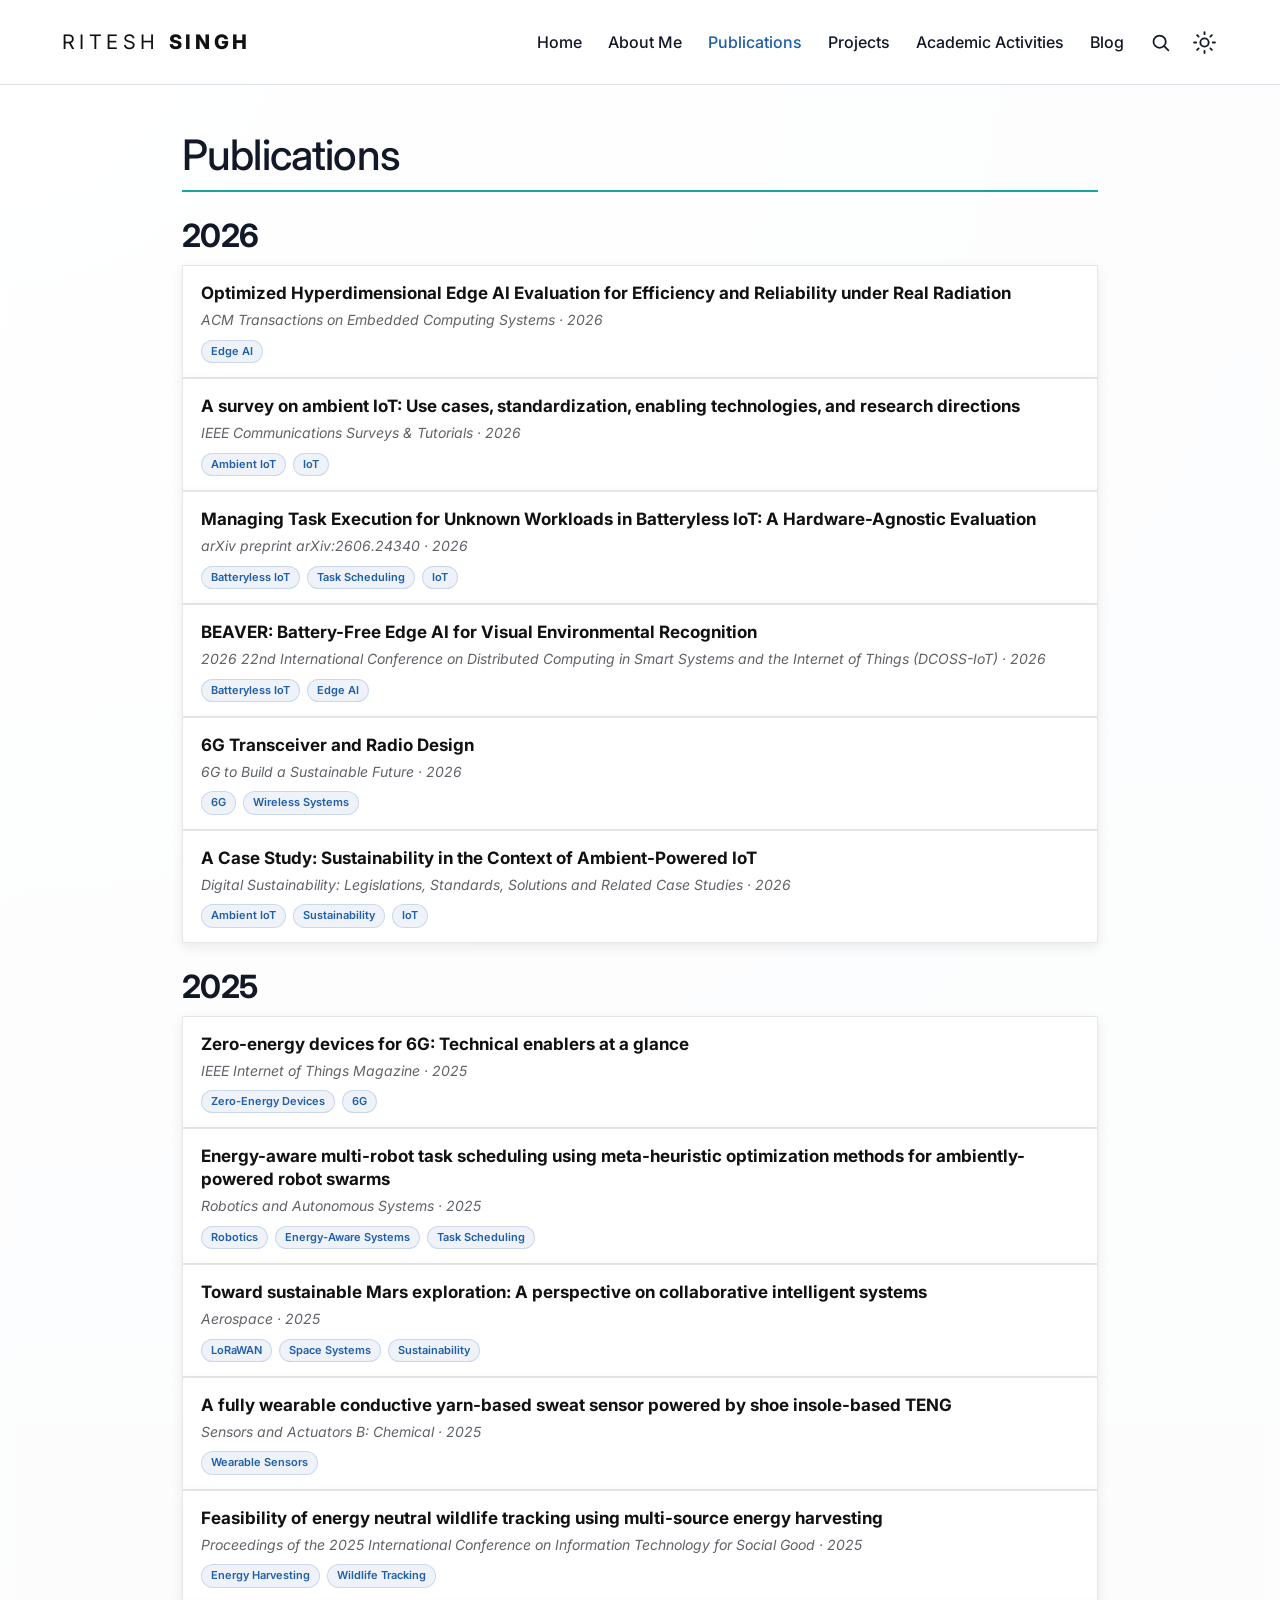
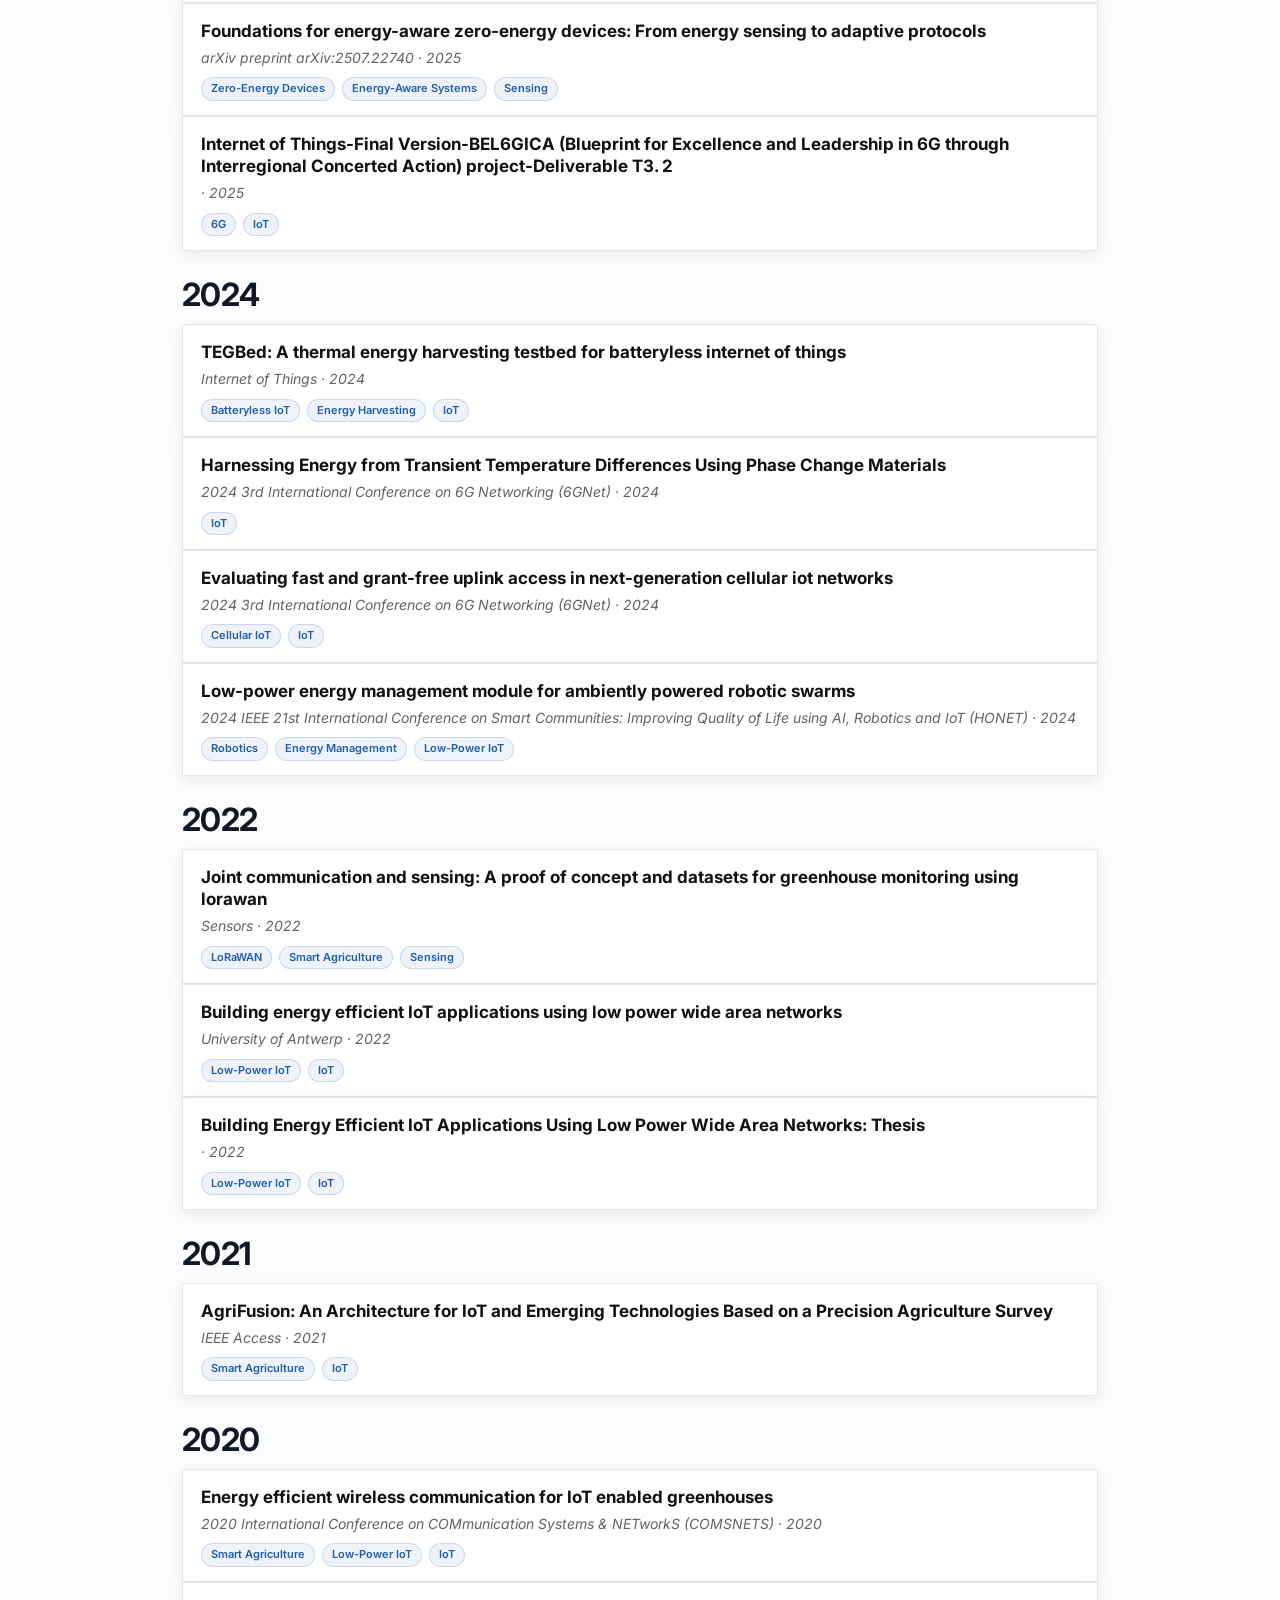
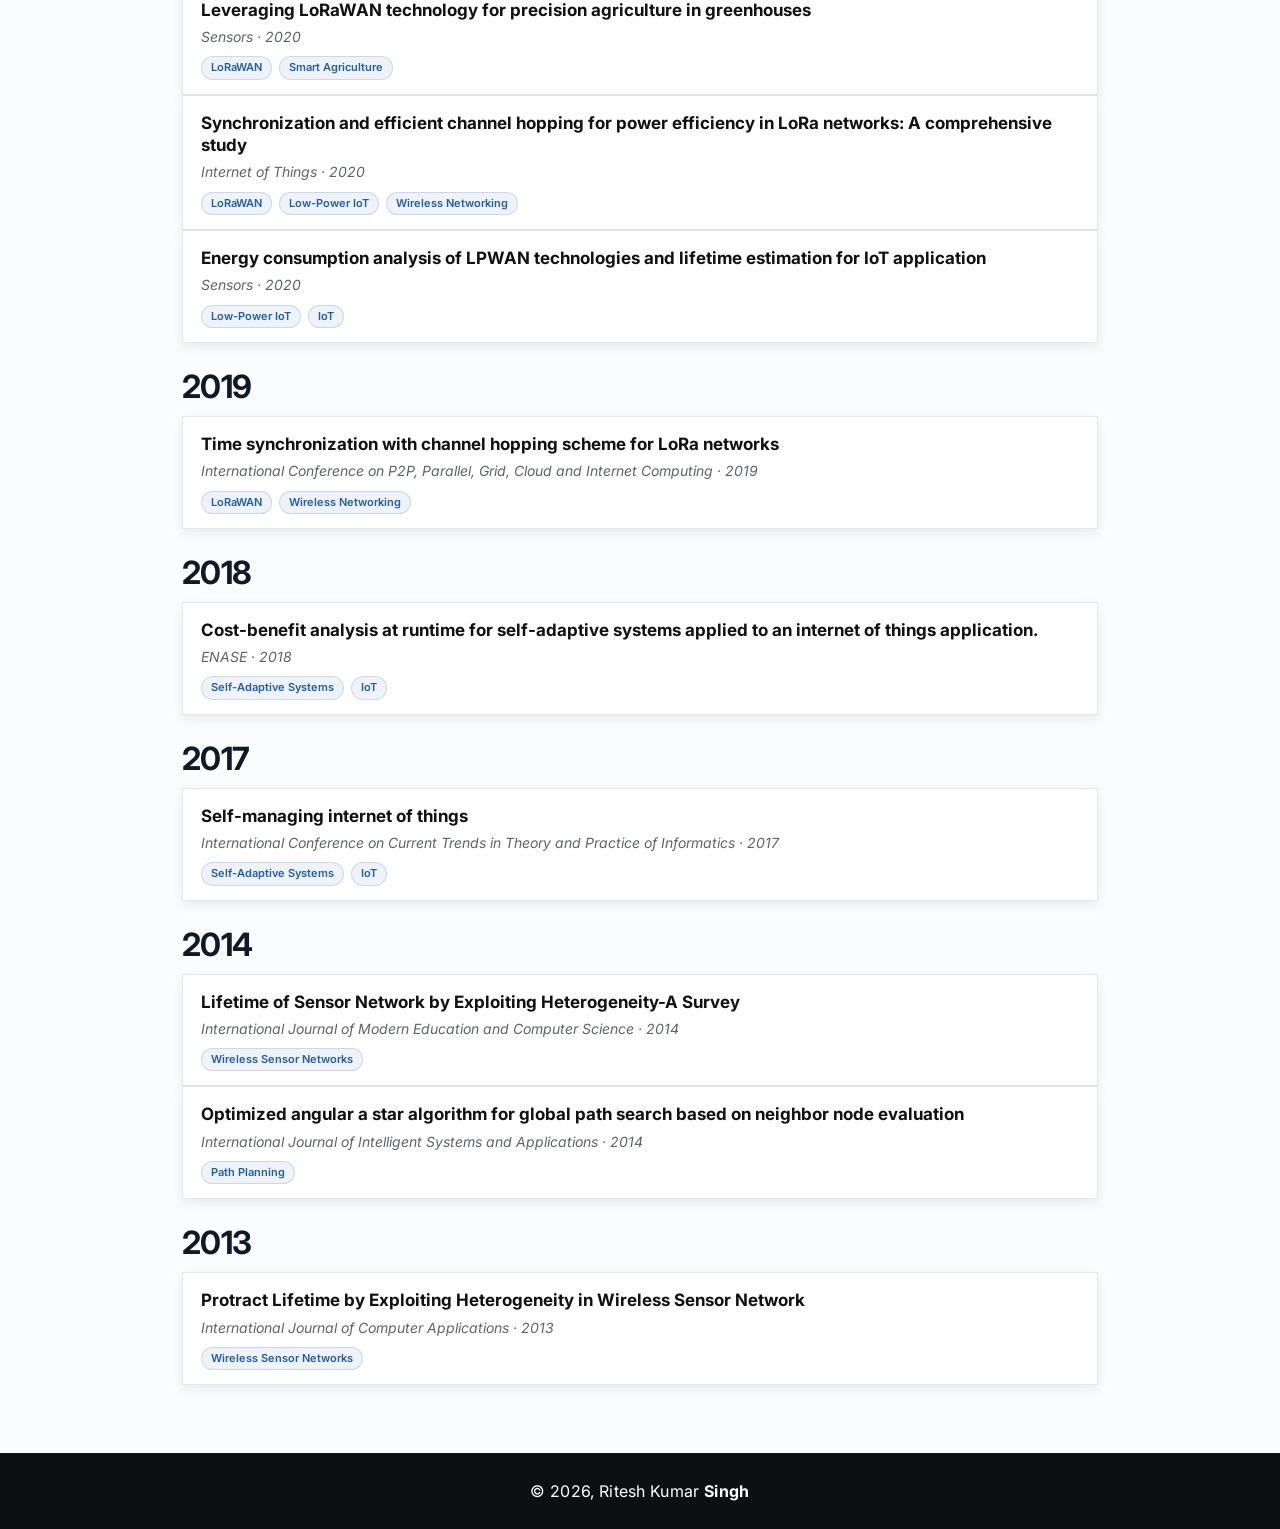
<file: publications.html>
<!DOCTYPE html>
<html lang="en">
<head>
  <meta charset="UTF-8" />
  <meta name="viewport" content="width=device-width, initial-scale=1.0" />
  <title>Publications | Ritesh Singh</title>
  <link rel="icon" type="image/png" href="images/ritesh_pic.png">

  <script>
    if (localStorage.getItem('theme') === 'dark') {
      document.documentElement.classList.add('dark-mode');
    }
  </script>

  <link rel="preconnect" href="https://fonts.googleapis.com">
  <link rel="preconnect" href="https://fonts.gstatic.com" crossorigin>
  <link href="https://fonts.googleapis.com/css2?family=Inter:wght@400;500;600;700;800&display=swap" rel="stylesheet">
  <link rel="stylesheet" href="css/style.css?v=20260916-02" />
</head>

<body>
<div class="page">
  <header class="topbar" id="top">
    <a class="brand brand-link" href="index.html" title="Back to Home">
      Ritesh <span>Singh</span>
    </a>

    <nav class="nav">
      <a href="index.html">Home</a>
      <a href="about.html">About Me</a>
      <a href="publications.html" class="active">Publications</a>
      <a href="projects.html">Projects</a>
      <a href="activities.html">Academic Activities</a>
      <a href="blogs/index.html">Blog</a>

      <button type="button" aria-label="Search" title="Search" onclick="toggleSiteSearch()" style="border:0;background:transparent;color:inherit;padding:0;display:inline-flex;align-items:center;cursor:pointer;">
        <svg width="21" height="21" viewBox="0 0 24 24" fill="none" aria-hidden="true">
          <circle cx="11" cy="11" r="7" stroke="currentColor" stroke-width="2"/>
          <path d="M16.5 16.5L21 21" stroke="currentColor" stroke-width="2" stroke-linecap="round"/>
        </svg>
      </button>

      <button class="theme-toggle" type="button" onclick="toggleTheme()" aria-label="Toggle light and dark mode" title="Light / Dark mode">
        <span id="themeIcon" style="display:inline-flex;align-items:center;justify-content:center;" aria-hidden="true"></span>
      </button>
    </nav>
  </header>

  <div id="siteSearch" style="display:none;padding:14px 62px;border-bottom:1px solid rgba(216,222,231,.9);background:rgba(255,255,255,.72);">
    <form onsubmit="runSiteSearch(event)" style="display:flex;gap:10px;align-items:center;">
      <input id="siteSearchInput" type="search" placeholder="Search this website..." aria-label="Search this website" style="flex:1;max-width:520px;padding:10px 12px;border:1px solid #d8dee7;border-radius:10px;font:inherit;color:inherit;background:#fff;">
      <button type="submit" style="padding:10px 16px;border:0;border-radius:10px;background:#1f5ea9;color:#fff;font:inherit;font-weight:600;cursor:pointer;">Search</button>
    </form>
  </div>

  <main class="publications-page">
    <h1 class="page-title">Publications</h1>
    <div id="allPublications">
      <!-- All publications inserted automatically from js/publications.js -->
    </div>
  </main>

  <footer class="site-footer">
    © 2026, Ritesh Kumar <strong>Singh</strong>
  </footer>
</div>

<!-- Floating Back to Top -->
<button id="backToTop" class="back-to-top" type="button" aria-label="Back to top" title="Back to top">
  <svg class="back-to-top-progress" viewBox="0 0 48 48" aria-hidden="true">
    <circle class="back-to-top-track" cx="24" cy="24" r="21" />
    <circle class="back-to-top-ring" cx="24" cy="24" r="21" />
  </svg>
  <span class="back-to-top-icon" aria-hidden="true">
    <svg width="19" height="19" viewBox="0 0 24 24" fill="none">
      <path d="M6.5 14.5L12 9L17.5 14.5" stroke="currentColor" stroke-width="2" stroke-linecap="round" stroke-linejoin="round"/>
    </svg>
  </span>
</button>

<script>
function toggleSiteSearch() {
  const search = document.getElementById('siteSearch');
  const input = document.getElementById('siteSearchInput');
  if (search.style.display === 'none' || search.style.display === '') {
    search.style.display = 'block';
    input.focus();
  } else {
    search.style.display = 'none';
  }
}

function runSiteSearch(event) {
  event.preventDefault();
  const query = document.getElementById('siteSearchInput').value.trim();
  if (!query) return;
  window.open(
    'https://www.google.com/search?q=' + encodeURIComponent('site:riteshsingh.org ' + query),
    '_blank',
    'noopener'
  );
}
</script>

<script src="js/publications.js?v=20260915-01"></script>
<script>
  renderAllPublications('allPublications');
</script>

<script>
function updateThemeIcon() {
  const icon = document.getElementById('themeIcon');
  if (!icon) return;
  const isDark = document.documentElement.classList.contains('dark-mode');
  if (isDark) {
    icon.innerHTML = `
      <svg width="24" height="24" viewBox="0 0 24 24" fill="none">
        <path d="M20.5 14.2A8.5 8.5 0 0 1 9.8 3.5A8.5 8.5 0 1 0 20.5 14.2Z" stroke="currentColor" stroke-width="1.8" stroke-linejoin="round"/>
      </svg>`;
  } else {
    icon.innerHTML = `
      <svg width="25" height="25" viewBox="0 0 24 24" fill="none">
        <circle cx="12" cy="12" r="4" stroke="currentColor" stroke-width="1.8"/>
        <path d="M12 2V4 M12 20V22 M4.93 4.93L6.34 6.34 M17.66 17.66L19.07 19.07 M2 12H4 M20 12H22 M4.93 19.07L6.34 17.66 M17.66 6.34L19.07 4.93" stroke="currentColor" stroke-width="1.8" stroke-linecap="round"/>
      </svg>`;
  }
}

function toggleTheme() {
  const root = document.documentElement;
  const isDark = root.classList.toggle('dark-mode');
  localStorage.setItem('theme', isDark ? 'dark' : 'light');
  updateThemeIcon();
}
updateThemeIcon();
</script>

<script>
const backToTop = document.getElementById('backToTop');
const backToTopRing = backToTop?.querySelector('.back-to-top-ring');
const backToTopRadius = 21;
const backToTopCircumference = 2 * Math.PI * backToTopRadius;

if (backToTopRing) {
  backToTopRing.style.strokeDasharray = `${backToTopCircumference} ${backToTopCircumference}`;
  backToTopRing.style.strokeDashoffset = backToTopCircumference;
}

function updateBackToTop() {
  if (!backToTop) return;
  const scrollTop = window.scrollY || document.documentElement.scrollTop;
  const scrollableHeight = document.documentElement.scrollHeight - window.innerHeight;
  const progress = scrollableHeight > 0 ? Math.min(Math.max(scrollTop / scrollableHeight, 0), 1) : 0;
  backToTop.classList.toggle('is-visible', scrollTop > 450);
  if (backToTopRing) {
    backToTopRing.style.strokeDashoffset = backToTopCircumference * (1 - progress);
  }
}

backToTop?.addEventListener('click', () => {
  window.scrollTo({ top: 0, behavior: 'smooth' });
});
window.addEventListener('scroll', updateBackToTop, { passive: true });
window.addEventListener('resize', updateBackToTop);
updateBackToTop();
</script>

</body>
</html>
</file>
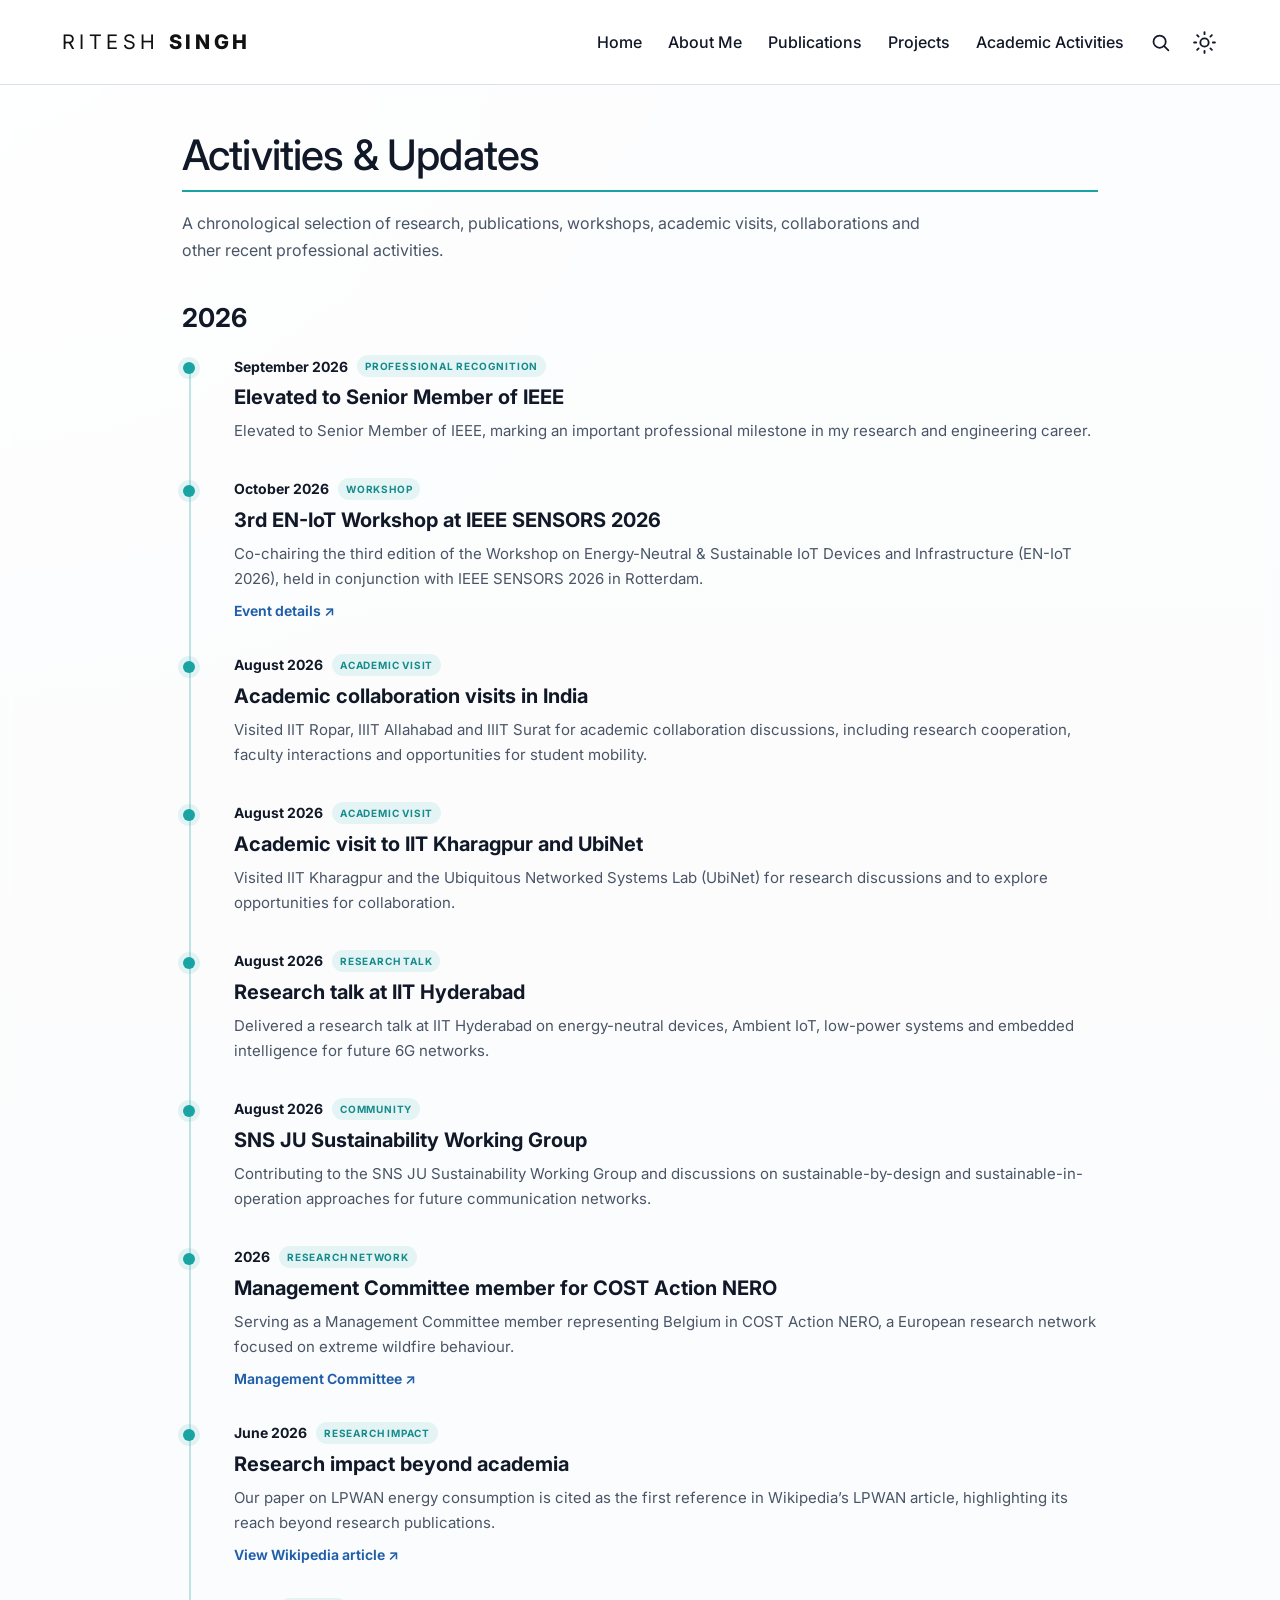
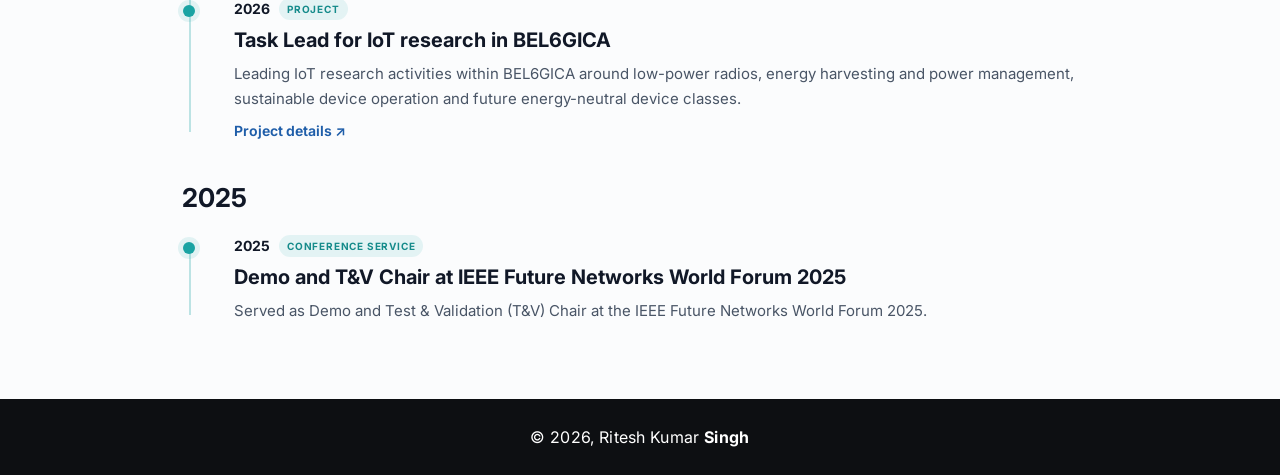
<file: updates.html>
<!DOCTYPE html>
<html lang="en">

<head>
  <meta charset="UTF-8" />
  <meta name="viewport" content="width=device-width, initial-scale=1.0" />

  <title>Activities & Updates | Ritesh Singh</title>

  <link rel="icon" type="image/png" href="images/ritesh_pic.png">

  <script>
    if (localStorage.getItem('theme') === 'dark') {
      document.documentElement.classList.add('dark-mode');
    }
  </script>

  <link rel="preconnect" href="https://fonts.googleapis.com">
  <link rel="preconnect" href="https://fonts.gstatic.com" crossorigin>
  <link
    href="https://fonts.googleapis.com/css2?family=Inter:wght@400;500;600;700;800&display=swap"
    rel="stylesheet"
  >

  <link rel="stylesheet" href="css/style.css" />

  <style>
    .updates-page {
      max-width: 980px;
      margin: 0 auto;
      padding: 44px 32px 64px;
    }

    .updates-intro {
      max-width: 760px;
      margin: 0 0 38px;
      color: var(--muted);
      font-size: 16px;
      line-height: 1.7;
    }

    .updates-year {
      margin-top: 42px;
    }

    .updates-year:first-of-type {
      margin-top: 0;
    }

    .updates-year-title {
      margin: 0 0 22px;
      font-size: 26px;
      font-weight: 700;
      color: var(--text);
    }

    .updates-timeline {
      position: relative;
      padding-left: 28px;
    }

    .updates-timeline::before {
      content: "";
      position: absolute;
      left: 7px;
      top: 8px;
      bottom: 8px;
      width: 2px;
      background: rgba(26, 163, 163, 0.28);
    }

    .update-entry {
      position: relative;
      padding: 0 0 34px 24px;
    }

    .update-entry:last-child {
      padding-bottom: 0;
    }

    .update-dot {
      position: absolute;
      left: -27px;
      top: 7px;
      width: 12px;
      height: 12px;
      border-radius: 50%;
      background: #1aa3a3;
      box-shadow: 0 0 0 5px rgba(26, 163, 163, 0.11);
    }

    .update-topline {
      display: flex;
      gap: 9px;
      align-items: center;
      flex-wrap: wrap;
      margin-bottom: 6px;
    }

    .update-date {
      font-size: 14px;
      font-weight: 700;
      color: var(--text);
    }

    .update-tag {
      display: inline-flex;
      align-items: center;
      min-height: 22px;
      padding: 2px 8px;
      border-radius: 999px;
      background: rgba(26, 163, 163, 0.10);
      color: #168b8b;
      font-size: 10px;
      font-weight: 700;
      letter-spacing: 0.08em;
      text-transform: uppercase;
    }

    .update-title {
      margin: 0 0 7px;
      font-size: 20px;
      line-height: 1.4;
      color: var(--text);
    }

    .update-text {
      margin: 0;
      color: var(--muted);
      font-size: 15px;
      line-height: 1.7;
    }

    .update-image {
      display: block;
      width: min(100%, 520px);
      aspect-ratio: 16 / 9;
      object-fit: cover;
      margin-top: 14px;
      border-radius: 14px;
      border: 1px solid var(--border);
      box-shadow: 0 8px 22px rgba(15, 23, 42, 0.08);
    }

    .update-inline-link {
      display: inline-flex;
      margin-top: 10px;
      color: var(--primary);
      text-decoration: none;
      font-size: 14px;
      font-weight: 650;
    }

    .update-inline-link:hover {
      text-decoration: underline;
    }

    .activity-visual {
      margin: 15px 0 0;
      overflow: hidden;
      border-radius: 14px;
      border: 1px solid var(--border);
      background: var(--surface-strong);
      box-shadow: 0 8px 22px rgba(15, 23, 42, 0.08);
    }

    .activity-visual img {
      display: block;
      width: 100%;
      height: 100%;
      object-fit: cover;
      transition: transform 220ms ease;
    }

    .activity-visual:hover img {
      transform: scale(1.02);
    }

    .activity-visual figcaption {
      padding: 8px 11px;
      color: var(--muted);
      font-size: 12px;
      line-height: 1.4;
    }

    .activity-featured {
      position: relative;
      width: min(100%, 640px);
      aspect-ratio: 16 / 8.8;
    }

    .activity-featured figcaption {
      position: absolute;
      left: 0;
      right: 0;
      bottom: 0;
      padding: 40px 14px 12px;
      color: #fff;
      background: linear-gradient(180deg, transparent 0%, rgba(0,0,0,0.74) 100%);
    }

    .activity-single-image {
      width: min(100%, 500px);
    }

    .activity-single-image img {
      aspect-ratio: 16 / 9;
    }

    .activity-gallery {
      width: min(100%, 640px);
      display: grid;
      grid-template-columns: 1.6fr 0.9fr;
      grid-template-rows: 245px auto;
      gap: 5px;
      padding: 5px;
    }

    .activity-gallery-main,
    .activity-gallery-side,
    .activity-gallery-last {
      min-width: 0;
      min-height: 0;
      overflow: hidden;
      border-radius: 10px;
    }

    .activity-gallery-side {
      display: grid;
      grid-template-rows: 1fr 1fr;
      gap: 5px;
    }

    .activity-gallery-last {
      position: relative;
    }

    .activity-gallery-count {
      position: absolute;
      inset: 0;
      display: grid;
      place-items: center;
      background: rgba(0,0,0,0.48);
      color: #fff;
      font-size: 20px;
      font-weight: 700;
    }

    .activity-gallery figcaption {
      grid-column: 1 / -1;
      padding: 5px 7px 3px;
    }

    html.dark-mode .update-tag {
      background: rgba(130, 183, 244, 0.12);
      color: #8dc3ff;
    }

    html.dark-mode .updates-timeline::before {
      background: rgba(130, 183, 244, 0.28);
    }

    html.dark-mode .update-dot {
      background: #82b7f4;
      box-shadow: 0 0 0 5px rgba(130, 183, 244, 0.11);
    }

    @media (max-width: 700px) {
      .updates-page {
        padding: 34px 20px 50px;
      }
    }
  </style>
</head>

<body>

  <div class="page">

    <header class="topbar">

      <a class="brand brand-link" href="index.html" title="Back to Home">
        Ritesh <span>Singh</span>
      </a>

      <nav class="nav">
        <a href="index.html">Home</a>
        <a href="about.html">About Me</a>
        <a href="publications.html">Publications</a>
        <a href="projects.html">Projects</a>
        <a href="activities.html">Academic Activities</a>

        <button
          type="button"
          aria-label="Search"
          title="Search"
          onclick="toggleSiteSearch()"
          style="border:0;background:transparent;color:inherit;padding:0;display:inline-flex;align-items:center;cursor:pointer;"
        >
          <svg width="21" height="21" viewBox="0 0 24 24" fill="none" aria-hidden="true">
            <circle cx="11" cy="11" r="7" stroke="currentColor" stroke-width="2"/>
            <path d="M16.5 16.5L21 21" stroke="currentColor" stroke-width="2" stroke-linecap="round"/>
          </svg>
        </button>

        <button
          class="theme-toggle"
          type="button"
          onclick="toggleTheme()"
          aria-label="Toggle light and dark mode"
          title="Light / Dark mode"
        >
          <span id="themeIcon" style="display:inline-flex;align-items:center;justify-content:center;" aria-hidden="true"></span>
        </button>
      </nav>

    </header>

    <div
      id="siteSearch"
      style="display:none;padding:14px 62px;border-bottom:1px solid rgba(216,222,231,0.9);background:rgba(255,255,255,0.72);"
    >
      <form onsubmit="runSiteSearch(event)" style="display:flex;gap:10px;align-items:center;">
        <input
          id="siteSearchInput"
          type="search"
          placeholder="Search this website..."
          aria-label="Search this website"
          style="flex:1;max-width:520px;padding:10px 12px;border:1px solid #d8dee7;border-radius:10px;font:inherit;color:inherit;background:#fff;"
        >
        <button
          type="submit"
          style="padding:10px 16px;border:0;border-radius:10px;background:#1f5ea9;color:#fff;font:inherit;font-weight:600;cursor:pointer;"
        >
          Search
        </button>
      </form>
    </div>

    <main class="updates-page">

      <h1 class="page-title">Activities &amp; Updates</h1>

      <p class="updates-intro">
        A chronological selection of research, publications, workshops, academic visits, collaborations and other recent professional activities.
      </p>

      <div id="allActivities">
        <!-- All activities are inserted automatically from js/activities.js -->
      </div>

    </main>

    <footer class="site-footer">
      © 2026, Ritesh Kumar <strong>Singh</strong>
    </footer>

  </div>

  <script src="js/activities.js"></script>
  <script>
    renderAllActivities('allActivities');
  </script>

  <script>
    function toggleSiteSearch() {
      const search = document.getElementById('siteSearch');
      const input = document.getElementById('siteSearchInput');

      if (search.style.display === 'none' || search.style.display === '') {
        search.style.display = 'block';
        input.focus();
      } else {
        search.style.display = 'none';
      }
    }

    function runSiteSearch(event) {
      event.preventDefault();
      const query = document.getElementById('siteSearchInput').value.trim();
      if (!query) return;

      window.open(
        'https://www.google.com/search?q=' + encodeURIComponent('site:riteshsingh.org ' + query),
        '_blank',
        'noopener'
      );
    }
  </script>

  <script>
    function updateThemeIcon() {
      const icon = document.getElementById('themeIcon');
      if (!icon) return;

      const isDark = document.documentElement.classList.contains('dark-mode');

      if (isDark) {
        icon.innerHTML = `
          <svg width="24" height="24" viewBox="0 0 24 24" fill="none" aria-hidden="true">
            <path d="M20.5 14.2A8.5 8.5 0 0 1 9.8 3.5A8.5 8.5 0 1 0 20.5 14.2Z" stroke="currentColor" stroke-width="1.8" stroke-linejoin="round"/>
          </svg>
        `;
      } else {
        icon.innerHTML = `
          <svg width="25" height="25" viewBox="0 0 24 24" fill="none" aria-hidden="true">
            <circle cx="12" cy="12" r="4" stroke="currentColor" stroke-width="1.8"/>
            <path d="M12 2V4 M12 20V22 M4.93 4.93L6.34 6.34 M17.66 17.66L19.07 19.07 M2 12H4 M20 12H22 M4.93 19.07L6.34 17.66 M17.66 6.34L19.07 4.93" stroke="currentColor" stroke-width="1.8" stroke-linecap="round"/>
          </svg>
        `;
      }
    }

    function toggleTheme() {
      const root = document.documentElement;
      const isDark = root.classList.toggle('dark-mode');
      localStorage.setItem('theme', isDark ? 'dark' : 'light');
      updateThemeIcon();
    }

    updateThemeIcon();
  </script>

</body>
</html>
</file>
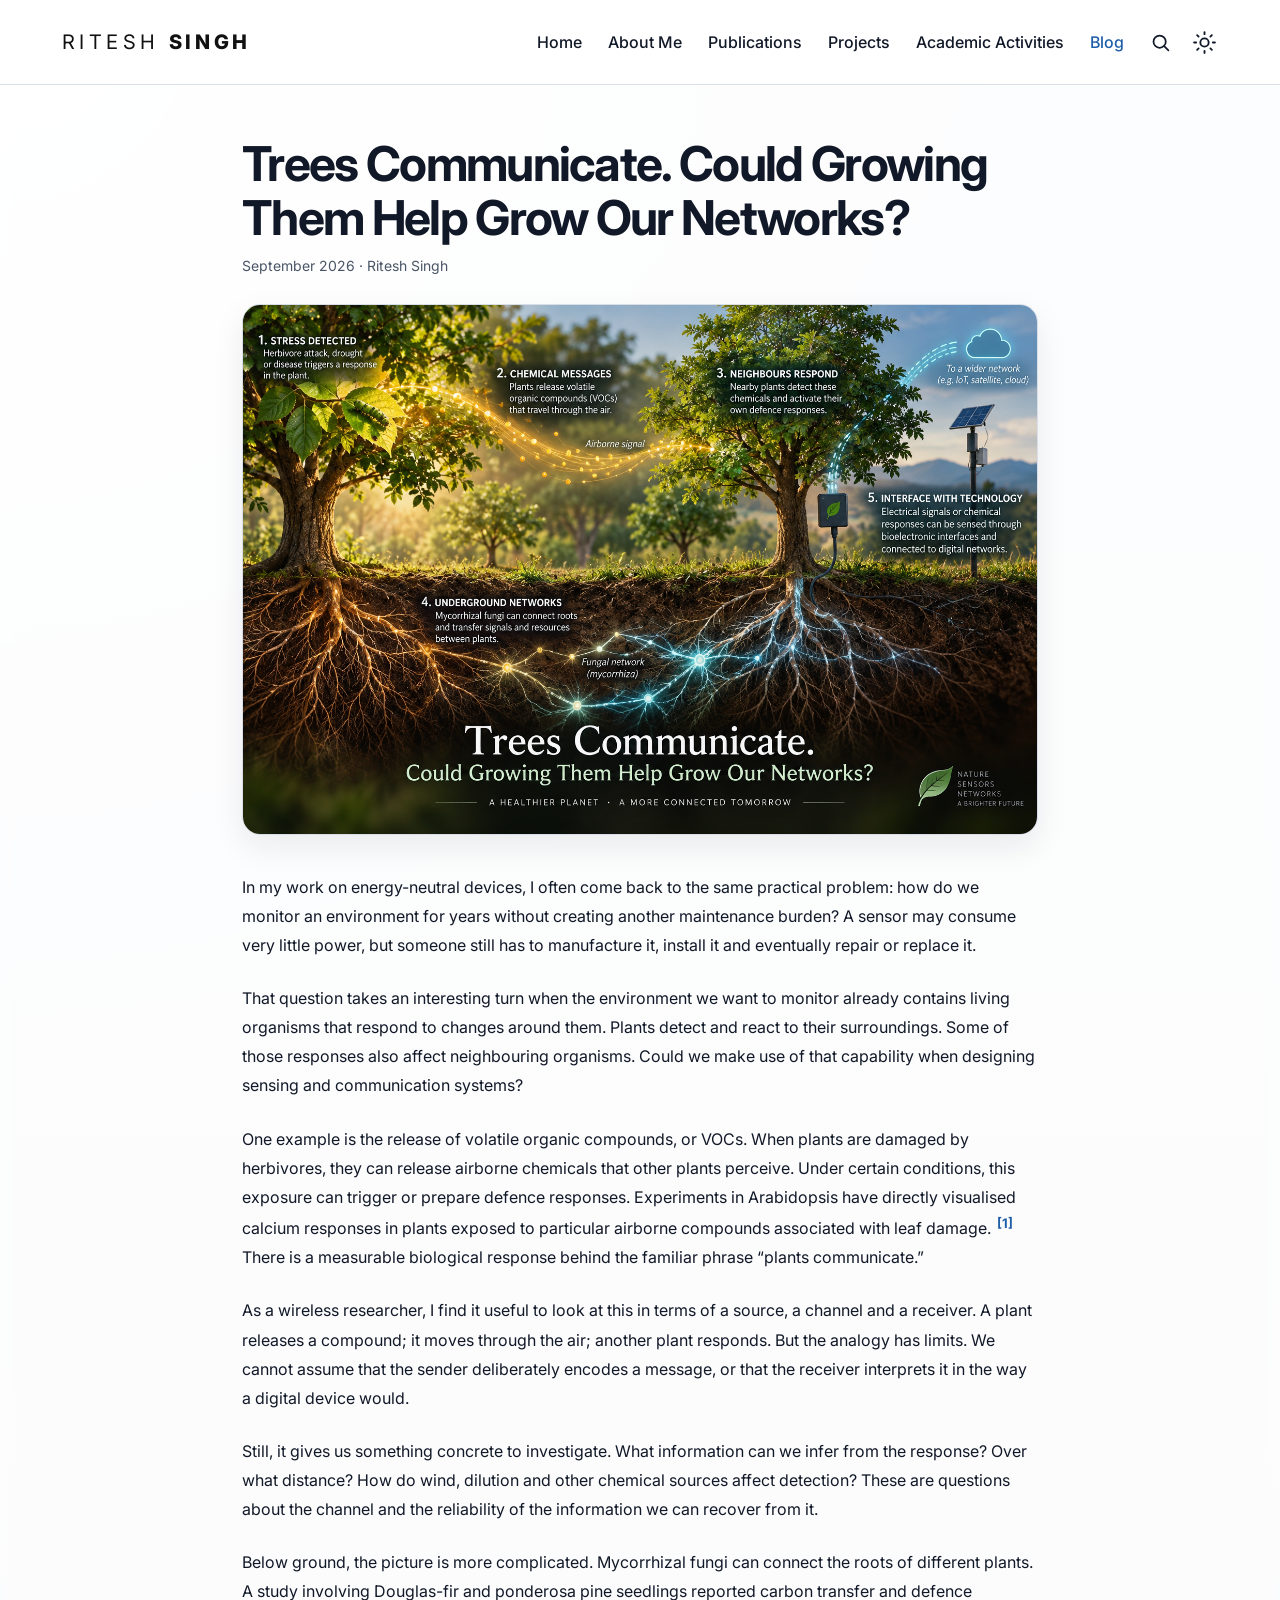
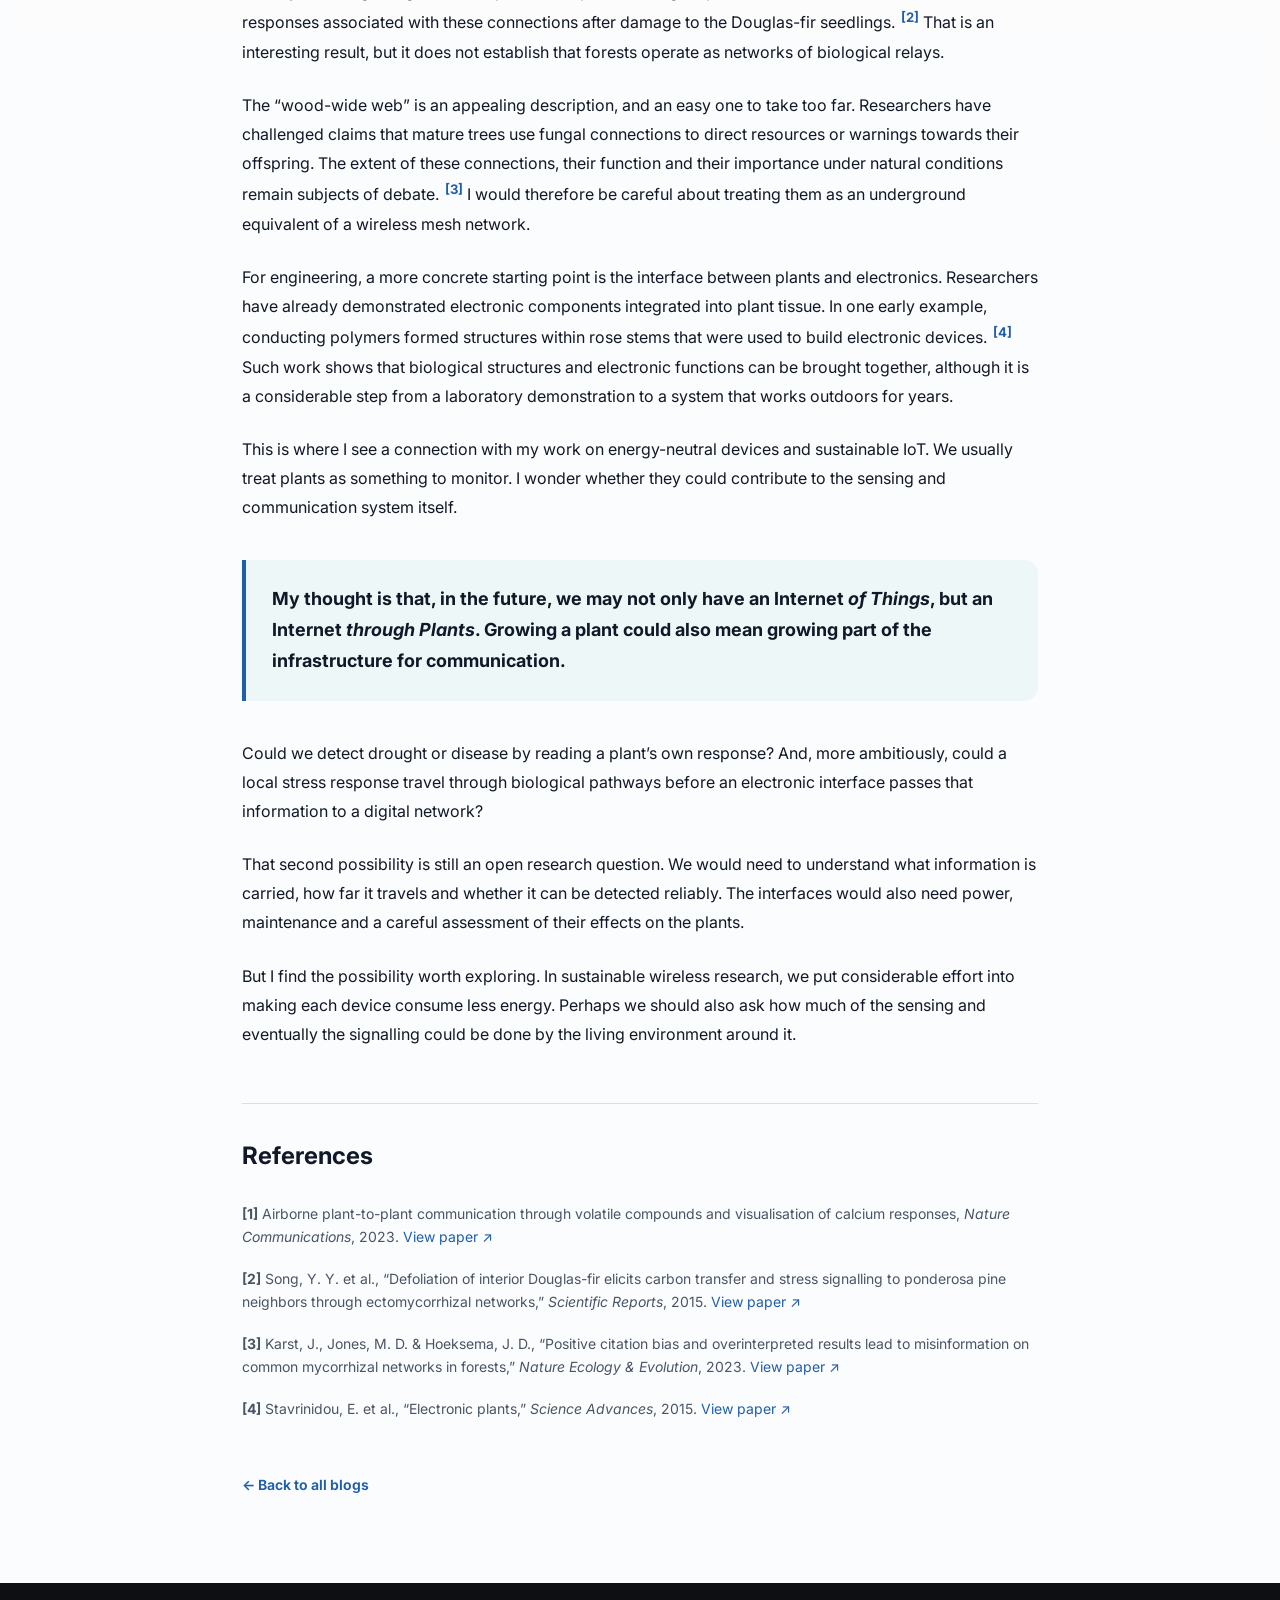
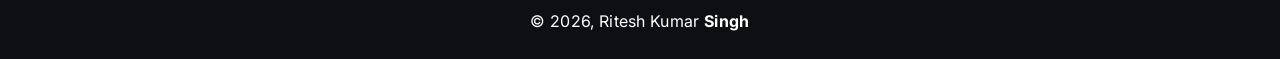
<file: blogs/blog1.html>
<!DOCTYPE html>
<html lang="en">

<head>
  <meta charset="UTF-8" />
  <meta name="viewport" content="width=device-width, initial-scale=1.0" />

  <title>Trees Communicate. Could Growing Them Help Grow Our Networks? | Ritesh Singh</title>

  <link rel="icon" type="image/png" href="../images/ritesh_pic.png">

  <script>
    if (localStorage.getItem('theme') === 'dark') {
      document.documentElement.classList.add('dark-mode');
    }
  </script>

  <link rel="preconnect" href="https://fonts.googleapis.com">
  <link rel="preconnect" href="https://fonts.gstatic.com" crossorigin>

  <link
    href="https://fonts.googleapis.com/css2?family=Inter:wght@400;500;600;700;800&display=swap"
    rel="stylesheet"
  >

  <link rel="stylesheet" href="../css/style.css" />

  <style>

    .blog-article {
      max-width: 860px;
      margin: 0 auto;
      padding: 52px 32px 72px;
    }

    .blog-article h1 {
      max-width: 840px;
      margin: 0 0 12px;
      font-size: clamp(32px, 5vw, 48px);
      line-height: 1.12;
      letter-spacing: -0.035em;
      color: var(--text);
    }

    .blog-meta {
      margin-bottom: 30px;
      color: var(--muted);
      font-size: 14px;
    }

    .blog-hero-image {
      display: block;
      width: 100%;
      height: auto;
      margin: 0 0 38px;
      border-radius: 18px;
      border: 1px solid var(--border);
      box-shadow: 0 12px 32px rgba(15, 23, 42, 0.08);
    }

    .blog-body {
      font-size: 16px;
      line-height: 1.82;
      color: var(--text);
    }

    .blog-body p {
      margin: 0 0 24px;
    }

    .blog-body a {
      color: var(--primary);
      text-decoration: none;
    }

    .blog-body a:hover {
      text-decoration: underline;
    }

    .citation {
      font-size: 0.82em;
      font-weight: 700;
      vertical-align: super;
      margin-left: 2px;
    }

    .blog-thought {
      margin: 38px 0;
      padding: 24px 26px;
      border-left: 4px solid var(--primary);
      background: rgba(26, 163, 163, 0.06);
      border-radius: 0 14px 14px 0;
      font-size: 18px;
      line-height: 1.72;
    }

    .references {
      margin-top: 54px;
      padding-top: 30px;
      border-top: 1px solid var(--border);
    }

    .references h2 {
      margin: 0 0 24px;
      font-size: 24px;
      color: var(--text);
    }

    .references p {
      margin: 0 0 18px;
      color: var(--muted);
      font-size: 14px;
      line-height: 1.68;
    }

    .back-to-blogs {
      display: inline-flex;
      margin-top: 34px;
      color: var(--primary);
      font-size: 14px;
      font-weight: 650;
      text-decoration: none;
    }

    .back-to-blogs:hover {
      text-decoration: underline;
    }

    html.dark-mode .blog-thought {
      background: rgba(130, 183, 244, 0.08);
    }

    @media (max-width: 700px) {

      .blog-article {
        padding: 38px 20px 54px;
      }

      .blog-thought {
        padding: 19px;
      }

    }

  </style>
</head>


<body>

  <div class="page">

    <header class="topbar">

      <a
        class="brand brand-link"
        href="../index.html"
        title="Back to Home"
      >
        Ritesh <span>Singh</span>
      </a>

      <nav class="nav">

        <a href="../index.html">Home</a>

        <a href="../about.html">
          About Me
        </a>

        <a href="../publications.html">
          Publications
        </a>

        <a href="../projects.html">
          Projects
        </a>

        <a href="../activities.html">
          Academic Activities
        </a>

        <a href="index.html" class="active">
          Blog
        </a>


        <button
          type="button"
          aria-label="Search"
          title="Search"
          onclick="toggleSiteSearch()"
          style="border:0;background:transparent;color:inherit;padding:0;display:inline-flex;align-items:center;cursor:pointer;"
        >
          <svg
            width="21"
            height="21"
            viewBox="0 0 24 24"
            fill="none"
            aria-hidden="true"
          >
            <circle
              cx="11"
              cy="11"
              r="7"
              stroke="currentColor"
              stroke-width="2"
            />

            <path
              d="M16.5 16.5L21 21"
              stroke="currentColor"
              stroke-width="2"
              stroke-linecap="round"
            />
          </svg>
        </button>


        <button
          class="theme-toggle"
          type="button"
          onclick="toggleTheme()"
          aria-label="Toggle light and dark mode"
          title="Light / Dark mode"
        >
          <span
            id="themeIcon"
            style="display:inline-flex;align-items:center;justify-content:center;"
            aria-hidden="true"
          ></span>
        </button>

      </nav>

    </header>


    <div
      id="siteSearch"
      style="display:none;padding:14px 62px;border-bottom:1px solid rgba(216,222,231,0.9);background:rgba(255,255,255,0.72);"
    >

      <form
        onsubmit="runSiteSearch(event)"
        style="display:flex;gap:10px;align-items:center;"
      >

        <input
          id="siteSearchInput"
          type="search"
          placeholder="Search this website..."
          aria-label="Search this website"
          style="flex:1;max-width:520px;padding:10px 12px;border:1px solid #d8dee7;border-radius:10px;font:inherit;color:inherit;background:#fff;"
        >

        <button
          type="submit"
          style="padding:10px 16px;border:0;border-radius:10px;background:#1f5ea9;color:#fff;font:inherit;font-weight:600;cursor:pointer;"
        >
          Search
        </button>

      </form>

    </div>


    <main class="blog-article">

      <article>

        <h1>
          Trees Communicate. Could Growing Them Help Grow Our Networks?
        </h1>

        <div class="blog-meta">
          September 2026 · Ritesh Singh
        </div>


        <img
          class="blog-hero-image"
          src="../images/trees-communicate-main.png"
          alt="Concept illustration showing communication between trees through airborne signals, roots and biological networks connected to digital communication technology"
        >


        <div class="blog-body">

          <p>
            In my work on energy-neutral devices, I often come back to the
            same practical problem: how do we monitor an environment for
            years without creating another maintenance burden? A sensor may
            consume very little power, but someone still has to manufacture
            it, install it and eventually repair or replace it.
          </p>

          <p>
            That question takes an interesting turn when the environment we
            want to monitor already contains living organisms that respond
            to changes around them. Plants detect and react to their
            surroundings. Some of those responses also affect neighbouring
            organisms. Could we make use of that capability when designing
            sensing and communication systems?
          </p>

          <p>
            One example is the release of volatile organic compounds, or
            VOCs. When plants are damaged by herbivores, they can release
            airborne chemicals that other plants perceive. Under certain
            conditions, this exposure can trigger or prepare defence
            responses. Experiments in Arabidopsis have directly visualised
            calcium responses in plants exposed to particular airborne
            compounds associated with leaf damage.

            <a
              class="citation"
              href="https://www.nature.com/articles/s41467-023-41589-9"
              target="_blank"
              rel="noopener noreferrer"
            >[1]</a>

            There is a measurable biological response behind the familiar
            phrase “plants communicate.”
          </p>

          <p>
            As a wireless researcher, I find it useful to look at this in
            terms of a source, a channel and a receiver. A plant releases a
            compound; it moves through the air; another plant responds. But
            the analogy has limits. We cannot assume that the sender
            deliberately encodes a message, or that the receiver interprets
            it in the way a digital device would.
          </p>

          <p>
            Still, it gives us something concrete to investigate. What
            information can we infer from the response? Over what distance?
            How do wind, dilution and other chemical sources affect
            detection? These are questions about the channel and the
            reliability of the information we can recover from it.
          </p>

          <p>
            Below ground, the picture is more complicated. Mycorrhizal fungi
            can connect the roots of different plants. A study involving
            Douglas-fir and ponderosa pine seedlings reported carbon
            transfer and defence responses associated with these connections
            after damage to the Douglas-fir seedlings.

            <a
              class="citation"
              href="https://www.nature.com/articles/srep08495"
              target="_blank"
              rel="noopener noreferrer"
            >[2]</a>

            That is an interesting result, but it does not establish that
            forests operate as networks of biological relays.
          </p>

          <p>
            The “wood-wide web” is an appealing description, and an easy
            one to take too far. Researchers have challenged claims that
            mature trees use fungal connections to direct resources or
            warnings towards their offspring. The extent of these
            connections, their function and their importance under natural
            conditions remain subjects of debate.

            <a
              class="citation"
              href="https://www.nature.com/articles/s41559-023-01986-1"
              target="_blank"
              rel="noopener noreferrer"
            >[3]</a>

            I would therefore be careful about treating them as an
            underground equivalent of a wireless mesh network.
          </p>

          <p>
            For engineering, a more concrete starting point is the interface
            between plants and electronics. Researchers have already
            demonstrated electronic components integrated into plant
            tissue. In one early example, conducting polymers formed
            structures within rose stems that were used to build electronic
            devices.

            <a
              class="citation"
              href="https://www.science.org/doi/10.1126/sciadv.1501136"
              target="_blank"
              rel="noopener noreferrer"
            >[4]</a>

            Such work shows that biological structures and electronic
            functions can be brought together, although it is a considerable
            step from a laboratory demonstration to a system that works
            outdoors for years.
          </p>

          <p>
            This is where I see a connection with my work on energy-neutral
            devices and sustainable IoT. We usually treat plants as
            something to monitor. I wonder whether they could contribute to
            the sensing and communication system itself.
          </p>


          <div class="blog-thought">

            <strong>
              My thought is that, in the future, we may not only have an
              Internet <em>of Things</em>, but an Internet
              <em>through Plants</em>. Growing a plant could also mean
              growing part of the infrastructure for communication.
            </strong>

          </div>


          <p>
            Could we detect drought or disease by reading a plant’s own
            response? And, more ambitiously, could a local stress response
            travel through biological pathways before an electronic
            interface passes that information to a digital network?
          </p>

          <p>
            That second possibility is still an open research question. We
            would need to understand what information is carried, how far it
            travels and whether it can be detected reliably. The interfaces
            would also need power, maintenance and a careful assessment of
            their effects on the plants.
          </p>

          <p>
            But I find the possibility worth exploring. In sustainable
            wireless research, we put considerable effort into making each
            device consume less energy. Perhaps we should also ask how much
            of the sensing and eventually the signalling could be done by
            the living environment around it.
          </p>


          <section class="references">

            <h2>References</h2>


            <p>
              <strong>[1]</strong>
              Airborne plant-to-plant communication through volatile
              compounds and visualisation of calcium responses,
              <em>Nature Communications</em>, 2023.

              <a
                href="https://www.nature.com/articles/s41467-023-41589-9"
                target="_blank"
                rel="noopener noreferrer"
              >
                View paper ↗
              </a>
            </p>


            <p>
              <strong>[2]</strong>
              Song, Y. Y. et al.,
              “Defoliation of interior Douglas-fir elicits carbon transfer
              and stress signalling to ponderosa pine neighbors through
              ectomycorrhizal networks,”
              <em>Scientific Reports</em>, 2015.

              <a
                href="https://www.nature.com/articles/srep08495"
                target="_blank"
                rel="noopener noreferrer"
              >
                View paper ↗
              </a>
            </p>


            <p>
              <strong>[3]</strong>
              Karst, J., Jones, M. D. &amp; Hoeksema, J. D.,
              “Positive citation bias and overinterpreted results lead to
              misinformation on common mycorrhizal networks in forests,”
              <em>Nature Ecology &amp; Evolution</em>, 2023.

              <a
                href="https://www.nature.com/articles/s41559-023-01986-1"
                target="_blank"
                rel="noopener noreferrer"
              >
                View paper ↗
              </a>
            </p>


            <p>
              <strong>[4]</strong>
              Stavrinidou, E. et al.,
              “Electronic plants,”
              <em>Science Advances</em>, 2015.

              <a
                href="https://www.science.org/doi/10.1126/sciadv.1501136"
                target="_blank"
                rel="noopener noreferrer"
              >
                View paper ↗
              </a>
            </p>

          </section>


          <a
            class="back-to-blogs"
            href="index.html"
          >
            ← Back to all blogs
          </a>

        </div>

      </article>

    </main>


    <footer class="site-footer">
      © 2026, Ritesh Kumar <strong>Singh</strong>
    </footer>

  </div>


  <script>

    function toggleSiteSearch() {

      const search =
        document.getElementById('siteSearch');

      const input =
        document.getElementById('siteSearchInput');

      if (
        search.style.display === 'none' ||
        search.style.display === ''
      ) {

        search.style.display = 'block';
        input.focus();

      } else {

        search.style.display = 'none';

      }

    }


    function runSiteSearch(event) {

      event.preventDefault();

      const query =
        document
          .getElementById('siteSearchInput')
          .value
          .trim();

      if (!query) return;

      window.open(
        'https://www.google.com/search?q=' +
        encodeURIComponent(
          'site:riteshsingh.org ' + query
        ),
        '_blank',
        'noopener'
      );

    }

  </script>


  <script>

    function updateThemeIcon() {

      const icon =
        document.getElementById('themeIcon');

      if (!icon) return;

      const isDark =
        document.documentElement
          .classList
          .contains('dark-mode');


      if (isDark) {

        icon.innerHTML = `
          <svg
            width="24"
            height="24"
            viewBox="0 0 24 24"
            fill="none"
            aria-hidden="true"
          >
            <path
              d="M20.5 14.2A8.5 8.5 0 0 1 9.8 3.5A8.5 8.5 0 1 0 20.5 14.2Z"
              stroke="currentColor"
              stroke-width="1.8"
              stroke-linejoin="round"
            />
          </svg>
        `;

      } else {

        icon.innerHTML = `
          <svg
            width="25"
            height="25"
            viewBox="0 0 24 24"
            fill="none"
            aria-hidden="true"
          >
            <circle
              cx="12"
              cy="12"
              r="4"
              stroke="currentColor"
              stroke-width="1.8"
            />

            <path
              d="M12 2V4 M12 20V22 M4.93 4.93L6.34 6.34 M17.66 17.66L19.07 19.07 M2 12H4 M20 12H22 M4.93 19.07L6.34 17.66 M17.66 6.34L19.07 4.93"
              stroke="currentColor"
              stroke-width="1.8"
              stroke-linecap="round"
            />
          </svg>
        `;

      }

    }


    function toggleTheme() {

      const root =
        document.documentElement;

      const isDark =
        root.classList.toggle('dark-mode');

      localStorage.setItem(
        'theme',
        isDark ? 'dark' : 'light'
      );

      updateThemeIcon();

    }


    updateThemeIcon();

  </script>

</body>

</html>
</file>
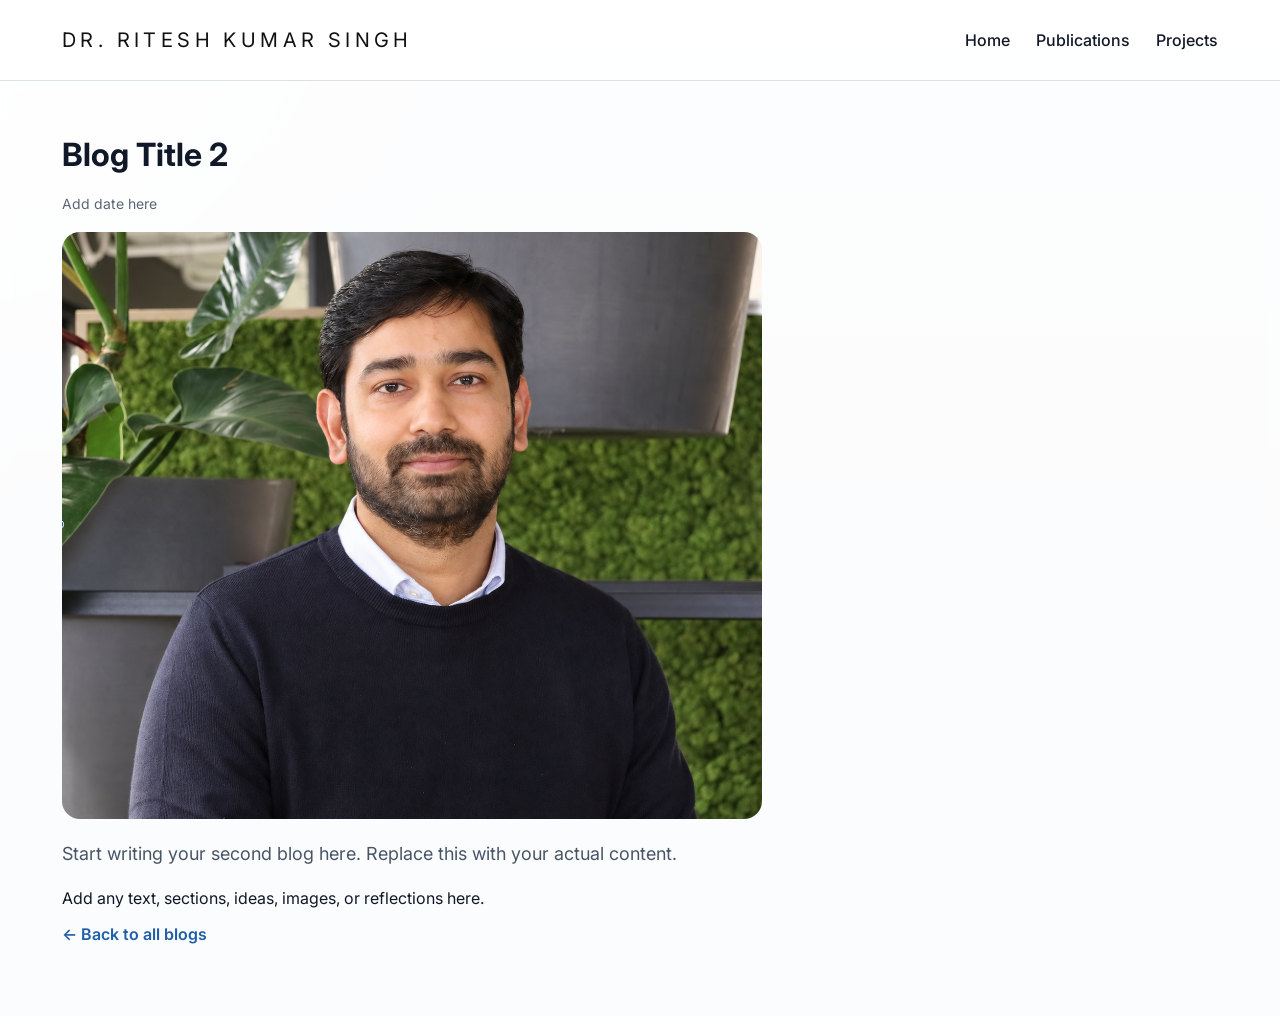
<file: blogs/blog2.html>
<!DOCTYPE html>
<html lang="en">
<head>
  <meta charset="UTF-8" />
  <meta name="viewport" content="width=device-width, initial-scale=1.0" />
  <title>Blog 2 | Dr. Ritesh Kumar Singh</title>
  <link rel="preconnect" href="https://fonts.googleapis.com">
  <link rel="preconnect" href="https://fonts.gstatic.com" crossorigin>
  <link href="https://fonts.googleapis.com/css2?family=Inter:wght@400;500;600;700;800&display=swap" rel="stylesheet">
  <link rel="stylesheet" href="../css/style.css" />
</head>
<body>
  <div class="page">
    <header class="topbar">
      <div class="brand">Dr. Ritesh Kumar Singh</div>
      <nav class="nav">
        <a href="../index.html">Home</a>
        <a href="../publications.html">Publications</a>
        <a href="../projects.html">Projects</a>
      </nav>
    </header>

    <main class="content-page">
      <h1>Blog Title 2</h1>
      <div class="blog-meta">Add date here</div>
      <img src="../images/profile.png" alt="Blog image" style="max-width:700px;border-radius:18px;margin:20px 0;">
      <p class="lead">Start writing your second blog here. Replace this with your actual content.</p>
      <p>Add any text, sections, ideas, images, or reflections here.</p>
      <p><a class="read-link" href="index.html">← Back to all blogs</a></p>
    </main>
  </div>
</body>
</html>
</file>
<file: css/style.css>
:root {
  --bg: #eef1f5;
  --surface: rgba(255, 255, 255, 0.78);
  --surface-strong: #ffffff;
  --border: #d8dee7;
  --text: #111827;
  --muted: #495566;
  --primary: #1f5ea9;
  --primary-dark: #184b86;
  --shadow: 0 18px 40px rgba(15, 23, 42, 0.1);
  --radius-xl: 24px;
  --radius-lg: 18px;
  --radius-md: 14px;
}

* {
  box-sizing: border-box;
}

html {
  scroll-behavior: smooth;
}

body {
  margin: 0;
  font-family: Inter, Arial, sans-serif;
  background:
    radial-gradient(circle at top left, rgba(255,255,255,0.9), rgba(255,255,255,0) 30%),
    linear-gradient(180deg, #f4f6f9 0%, #edf1f6 100%);
  color: var(--text);
}

img {
  max-width: 100%;
  display: block;
}

a {
  color: inherit;
}

.page {
  width: 100%;
  max-width: none;
  margin: 0;
  background: rgba(255,255,255,0.74);
  backdrop-filter: blur(6px);
  border: 0;
  box-shadow: none;
  overflow: hidden;
}

.topbar {
  display: flex;
  align-items: center;
  justify-content: space-between;
  padding: 28px 62px;
  border-bottom: 1px solid rgba(216, 222, 231, 0.9);
  background: rgba(255,255,255,0.72);
}

.brand {
  font-size: 20px;
  font-weight: 400;
  letter-spacing: 0.22em;
  text-transform: uppercase;
  color: #111;
}

.brand span {
  font-weight: 800;
  letter-spacing: 0.18em;
}

/* =========================================================
   CLICKABLE SITE NAME
   ========================================================= */

a.brand-link,
a.brand-link:link,
a.brand-link:visited {
  color: #111;
  text-decoration: none !important;
  cursor: pointer;
  transition: color 160ms ease;
}

a.brand-link:hover,
a.brand-link:focus {
  color: var(--primary);
  text-decoration: none !important;
}

a.brand-link:hover span,
a.brand-link:focus span {
  color: var(--primary);
}

.nav {
  display: flex;
  align-items: center;
  gap: 26px;
}

.nav a {
  text-decoration: none;
  color: var(--text);
  font-size: 16px;
  font-weight: 500;
  white-space: nowrap;
}

.nav a:hover,
.nav a.active {
  color: var(--primary);
}

.hero {
  position: relative;
  display: grid;
  grid-template-columns: 1.6fr 0.9fr;
  gap: 40px;
  padding: 54px 62px 24px;
  overflow: hidden;
  background:
    radial-gradient(circle at 20% 20%, rgba(255,255,255,0.75), rgba(255,255,255,0) 25%),
    linear-gradient(180deg, rgba(255,255,255,0.34), rgba(255,255,255,0.18));
}

.hero::before,
.hero::after {
  content: "";
  position: absolute;
  left: -4%;
  right: -4%;
  border-radius: 50%;
  opacity: 0.28;
  pointer-events: none;
}

.hero::before {
  bottom: -16px;
  height: 220px;
  border: 2px solid rgba(255,255,255,0.72);
  transform: rotate(-4deg);
}

.hero::after {
  bottom: 26px;
  height: 160px;
  border: 2px solid rgba(255,255,255,0.58);
  transform: rotate(2deg);
}

.hero-copy,
.hero-side {
  position: relative;
  z-index: 1;
}

.hero h1 {
  line-height: 1.15;
}

.subtitle {
  font-size: 18px;
  color: #273243;
  margin-bottom: 28px;
}

.subtitle .linkish {
  color: var(--primary);
}

.hero p {
  max-width: none;
  font-size: 18px;
  line-height: 1.7;
  color: #1f2937;
  margin: 0 0 30px;
  text-align: justify;
  text-justify: inter-word;
  hyphens: auto;
}

.button-row {
  display: flex;
  gap: 14px;
  flex-wrap: wrap;
}

.btn-primary {
  display: inline-flex;
  align-items: center;
  justify-content: center;
  gap: 10px;
  height: 52px;
  border-radius: 12px;
  padding: 0 22px;
  font-size: 16px;
  font-weight: 600;
  text-decoration: none;
  color: white;
  background: linear-gradient(180deg, #2369b9, #1d5aa0);
  box-shadow: 0 8px 18px rgba(31, 94, 169, 0.25);
  border: none;
  cursor: pointer;
}

.btn-primary:hover {
  background: linear-gradient(180deg, #225fa7, #184b86);
}

.hero-side {
  display: flex;
  flex-direction: column;
  align-items: center;
  padding-top: 6px;
}

.profile-photo {
  width: min(100%, 314px);
  aspect-ratio: 1.22 / 1;
  border-radius: 18px;
  border: 1px solid rgba(216, 222, 231, 0.85);
  box-shadow: 0 16px 32px rgba(15,23,42,0.10);
  object-fit: cover;
  background: linear-gradient(135deg, #cbd6e3, #eef2f7);
}

.social-row {
  display: flex;
  gap: 14px;
  margin-top: 22px;
  flex-wrap: wrap;
  justify-content: center;
}

.social-icon {
  width: 42px;
  height: 42px;
  border-radius: 10px;
  border: 1px solid rgba(216, 222, 231, 0.95);
  background: linear-gradient(180deg, #ffffff, #f4f7fb);
  display: inline-flex;
  align-items: center;
  justify-content: center;
  color: var(--primary);
  text-decoration: none;
  box-shadow: 0 8px 18px rgba(15,23,42,0.06);
}

.cv-icon {
  width: auto;
  min-width: 66px;
  padding: 0 12px;
  gap: 6px;
  font-size: 14px;
  font-weight: 700;
}

.cards-row {
  display: grid;
  grid-template-columns: repeat(4, 1fr);
  gap: 14px;
  padding: 18px 62px 26px;
}

.feature-card {
  background: rgba(255,255,255,0.72);
  border: 1px solid rgba(216, 222, 231, 0.95);
  border-radius: 16px;
  padding: 18px 20px;
  min-height: 116px;
  box-shadow: 0 10px 22px rgba(15,23,42,0.04);
}

.feature-title {
  display: flex;
  align-items: center;
  gap: 12px;
  font-size: 20px;
  font-weight: 700;
  margin-bottom: 10px;
}

.feature-card p {
  margin: 0;
  color: var(--muted);
  font-size: 16px;
  line-height: 1.45;
}

.icon {
  width: 30px;
  height: 30px;
  color: var(--primary);
  flex: 0 0 auto;
}

.main-grid {
  display: grid;
  grid-template-columns: 1fr 1fr;
  gap: 24px;
  padding: 10px 62px 56px;
}

.section-title {
  font-size: 28px;
  letter-spacing: -0.03em;
  margin: 0 0 22px;
}

.activities {
  padding-right: 18px;
  border-right: 1px solid rgba(216, 222, 231, 0.9);
}

.activity-item,
.blog-item {
  display: grid;
  gap: 16px;
  margin-bottom: 22px;
  align-items: start;
}

.activity-item {
  grid-template-columns: auto 1fr;
}

.activity-icon {
  width: 48px;
  height: 48px;
  border-radius: 12px;
  border: 1px solid rgba(216, 222, 231, 0.9);
  background: linear-gradient(180deg, #ffffff, #f4f7fb);
  display: flex;
  align-items: center;
  justify-content: center;
  color: var(--primary);
}

.activity-text {
  font-size: 17px;
  line-height: 1.55;
  color: #1f2937;
}

.activity-text strong {
  font-size: 18px;
}

.blog-item {
  grid-template-columns: 188px 1fr;
  gap: 18px;
  margin-bottom: 30px;
}

.blog-thumb {
  width: 100%;
  height: 122px;
  border-radius: 14px;
  border: 1px solid rgba(216, 222, 231, 0.9);
  object-fit: cover;
  background: linear-gradient(135deg, #76a0d1, #d8e5f5);
}

.blog-title {
  font-size: 20px;
  font-weight: 700;
  margin: 0 0 10px;
  letter-spacing: -0.02em;
}

.blog-meta {
  color: #5b6575;
  font-size: 14px;
  margin-bottom: 10px;
}

.blog-desc {
  margin: 0 0 10px;
  color: #374151;
  font-size: 16px;
  line-height: 1.6;
}

.read-link {
  text-decoration: none;
  color: var(--primary);
  font-weight: 600;
}

.read-link:hover {
  color: var(--primary-dark);
}

.content-page {
  padding: 54px 62px 56px;
}

.content-page h1 {
  margin-top: 0;
}

.content-page p.lead {
  font-size: 18px;
  color: var(--muted);
  line-height: 1.7;
  max-width: 900px;
}

.card-list {
  display: grid;
  gap: 18px;
  margin-top: 28px;
}

.simple-card {
  background: rgba(255,255,255,0.72);
  border: 1px solid rgba(216, 222, 231, 0.95);
  border-radius: 16px;
  padding: 22px;
  box-shadow: 0 10px 22px rgba(15,23,42,0.04);
}

.simple-card h3 {
  margin: 0 0 8px;
}

.blog-grid {
  display: grid;
  gap: 24px;
  margin-top: 28px;
}

.blog-list-card {
  display: grid;
  grid-template-columns: 220px 1fr;
  gap: 18px;
  background: rgba(255,255,255,0.72);
  border: 1px solid rgba(216, 222, 231, 0.95);
  border-radius: 16px;
  padding: 18px;
  box-shadow: 0 10px 22px rgba(15,23,42,0.04);
}

.blog-list-card img {
  width: 100%;
  height: 140px;
  object-fit: cover;
  border-radius: 14px;
}

.footer-note {
  margin-top: 36px;
  font-size: 14px;
  color: var(--muted);
}

.experience-section {
  padding: 10px 62px 26px;
}

.hidden {
  display: none;
}

.experience-header h2 {
  margin: 0 0 8px;
  font-size: 28px;
  letter-spacing: -0.03em;
}

.experience-header p {
  margin: 0 0 22px;
  color: var(--muted);
  font-size: 17px;
}

.experience-grid {
  display: grid;
  grid-template-columns: repeat(2, 1fr);
  gap: 18px;
}

.experience-card {
  display: grid;
  grid-template-columns: 88px 1fr;
  gap: 18px;
  align-items: center;
  background: rgba(255,255,255,0.72);
  border: 1px solid rgba(216, 222, 231, 0.95);
  border-radius: 16px;
  padding: 20px;
  box-shadow: 0 10px 22px rgba(15,23,42,0.04);
}

.company-logo {
  width: 72px;
  height: 72px;
  object-fit: contain;
  border-radius: 12px;
  background: #fff;
  padding: 8px;
  border: 1px solid rgba(216, 222, 231, 0.9);
}

.experience-card h3 {
  margin: 0 0 6px;
  font-size: 20px;
}

.exp-role {
  margin: 0 0 8px;
  color: var(--primary);
  font-weight: 600;
}

.site-footer {
  margin-top: 12px;
  padding: 28px 20px;
  background: #0d0f12;
  color: #ffffff;
  text-align: center;
  font-size: 16px;
  letter-spacing: 0.02em;
}

.publications-page {
  max-width: 980px;
  margin: 0 auto;
  padding: 44px 32px 56px;
}

.publications-title {
  margin: 0 0 16px;
  font-size: 42px;
  font-weight: 500;
  letter-spacing: -0.02em;
  padding-bottom: 10px;
  border-bottom: 2px solid #1aa3a3;
}

.pub-year-section {
  margin-top: 24px;
}

.pub-year {
  margin: 0 0 10px;
  font-size: 32px;
  font-weight: 700;
  letter-spacing: -0.02em;
}

.back-to-top {
  display: inline-block;
  margin-bottom: 16px;
  color: #111827;
  font-size: 15px;
  text-decoration: underline;
}

.pub-list {
  display: grid;
  gap: 14px;
}

.pub-card {
  background: #ffffff;
  border: 1px solid #e6e6e6;
  box-shadow: 0 4px 12px rgba(0, 0, 0, 0.08);
  padding: 16px 18px 14px;
}

.pub-card-title {
  margin: 0 0 6px;
  font-size: 17px;
  font-weight: 800;
  line-height: 1.32;
  color: #111;
}

.pub-authors {
  margin: 0 0 4px;
  font-size: 14px;
  line-height: 1.45;
  color: #111;
}

.pub-venue {
  margin: 0;
  font-size: 14px;
  line-height: 1.45;
  font-style: italic;
  color: #5f6368;
}

.pub-links {
  margin-top: 8px;
}

.pub-links a {
  color: var(--primary);
  text-decoration: none;
  font-weight: 600;
  font-size: 14px;
}

.pub-links a:hover {
  color: var(--primary-dark);
  text-decoration: underline;
}

.page-title {
  margin: 0 0 18px;
  font-size: 42px;
  font-weight: 500;
  letter-spacing: -0.02em;
  padding-bottom: 10px;
  border-bottom: 2px solid #1aa3a3;
}

/* ===== PROJECT PAGE ===== */

.projects-page {
  padding: 44px 62px 56px;
}

.projects-layout {
  display: grid;
  grid-template-columns: 0.8fr 1.6fr;
  gap: 28px;
  align-items: start;
}

.projects-visual {
  display: flex;
  flex-direction: column;
  gap: 16px;
}

.project-side-img {
  width: 100%;
  border-radius: 12px;
  object-fit: cover;
  border: 1px solid #e5e7eb;
}

.project-list {
  display: flex;
  flex-direction: column;
  gap: 20px;
}

.project-card {
  background: #ffffff;
  border: 1px solid #e5e7eb;
  box-shadow: 0 6px 18px rgba(0,0,0,0.08);
  padding: 20px 22px;
}

.project-top {
  display: flex;
  justify-content: space-between;
  margin-bottom: 10px;
}

.project-name {
  font-weight: 700;
  letter-spacing: 0.04em;
  font-size: 16px;
}

.project-year {
  font-weight: 700;
  font-size: 18px;
}

.project-title {
  font-size: 20px;
  font-weight: 800;
  margin: 0 0 8px;
  line-height: 1.35;
}

.project-desc {
  font-size: 17px;
  color: #555;
  line-height: 1.6;
}

@media (max-width: 1150px) {
  .topbar,
  .hero,
  .cards-row,
  .main-grid,
  .content-page {
    padding-left: 28px;
    padding-right: 28px;
  }

  .hero {
    grid-template-columns: 1fr;
  }

  .hero-side {
    align-items: flex-start;
  }

  .social-row {
    justify-content: flex-start;
  }

  .cards-row {
    grid-template-columns: repeat(2, 1fr);
  }

  .main-grid {
    grid-template-columns: 1fr;
  }

  .activities {
    border-right: 0;
    padding-right: 0;
  }

  .experience-section {
    padding-left: 28px;
    padding-right: 28px;
  }

  .experience-grid {
    grid-template-columns: 1fr;
  }
}

@media (max-width: 900px) {
  .publications-page {
    padding-left: 20px;
    padding-right: 20px;
  }

  .publications-title {
    font-size: 36px;
  }

  .pub-year {
    font-size: 28px;
  }

  .pub-card-title {
    font-size: 16px;
  }

  .pub-authors,
  .pub-venue,
  .pub-links a {
    font-size: 13px;
  }

  .projects-layout {
    grid-template-columns: 1fr;
  }

  .projects-visual {
    flex-direction: row;
    overflow-x: auto;
  }

  .project-side-img {
    min-width: 220px;
  }
}

@media (max-width: 760px) {
  .page {
    margin: 0;
  }

  .topbar {
    flex-direction: column;
    align-items: flex-start;
    gap: 16px;
  }

  .nav {
    gap: 20px;
    flex-wrap: wrap;
  }

  .hero h1 {
    font-size: 40px;
  }

  .cards-row {
    grid-template-columns: 1fr;
  }

  .blog-item,
  .blog-list-card {
    grid-template-columns: 1fr;
  }
}
/* =========================================================
   ABOUT PAGE
========================================================= */

.about-page {
  padding: 48px 62px 58px;
}


/* =========================================================
   ABOUT INTRO
========================================================= */

.about-intro {
  max-width: 1000px;
  margin-bottom: 54px;
}

.about-intro .page-title {
  margin-bottom: 10px;
}

.about-role {
  margin-bottom: 18px;
  font-size: 17px;
  font-weight: 600;
  color: #172033;
}

.about-role span {
  color: var(--primary);
}

.about-intro p {
  max-width: 940px;
  margin: 0 0 12px;
  font-size: 17px;
  line-height: 1.75;
  color: #283548;
  text-align: justify;
}


/* =========================================================
   SECTION
========================================================= */

.profile-section {
  margin-top: 58px;
}

.profile-section-heading {
  display: flex;
  align-items: center;
  gap: 14px;
  margin-bottom: 30px;
}

.profile-section-heading h2 {
  margin: 0;
  font-size: 27px;
  line-height: 1.2;
  font-weight: 700;
  color: #172033;
  white-space: nowrap;
}

.section-icon {
  width: 46px;
  height: 46px;
  flex: 0 0 46px;
  border-radius: 50%;
  background: #edf5fc;
  color: #1168b7;
  display: flex;
  align-items: center;
  justify-content: center;
}

.heading-line {
  height: 1px;
  flex: 1;
  margin-left: 2px;
  background: linear-gradient(
    90deg,
    rgba(54, 97, 141, 0.75),
    rgba(54, 97, 141, 0.15)
  );
}

.heading-note {
  margin-left: 8px;
  font-size: 12px;
  font-style: italic;
  white-space: nowrap;
  color: #58708c;
}


/* =========================================================
   TIMELINE
========================================================= */

.timeline {
  position: relative;
}

.timeline-item {
  position: relative;
  display: grid;
  grid-template-columns: 165px 30px minmax(0, 1fr);
  align-items: start;
  min-height: 115px;
  padding-bottom: 30px;
}

.timeline-item:last-child {
  padding-bottom: 0;
}

.timeline-date {
  padding-top: 2px;
  padding-right: 16px;
  text-align: right;
  font-size: 14px;
  line-height: 1.45;
  font-weight: 700;
  color: #0968bd;
}

.timeline-marker {
  position: relative;
  width: 30px;
  min-height: 100%;
}

.timeline-marker::before {
  content: "";
  position: absolute;
  top: 7px;
  left: 11px;
  width: 10px;
  height: 10px;
  border-radius: 50%;
  background: #1373c4;
  box-shadow:
    0 0 0 4px #fff,
    0 0 0 5px rgba(19, 115, 196, 0.15);
  z-index: 2;
}

.timeline-marker::after {
  content: "";
  position: absolute;
  top: 19px;
  bottom: -37px;
  left: 15px;
  width: 1px;
  background: #b8d2e9;
}

.timeline-item:last-child .timeline-marker::after {
  display: none;
}


/* =========================================================
   TIMELINE CONTENT
========================================================= */

.timeline-content {
  padding-left: 2px;
}

.timeline-content h3 {
  margin: 0 0 3px;
  font-size: 17px;
  line-height: 1.35;
  font-weight: 700;
  color: #172033;
}

.timeline-organisation {
  margin-bottom: 8px;
  color: #0868bd;
  font-size: 14px;
  font-weight: 500;
}

.timeline-content p {
  max-width: 1000px;
  margin: 4px 0 8px;
  color: #3a4759;
  font-size: 14px;
  line-height: 1.6;
}


/* =========================================================
   EDUCATION DETAIL BOX
========================================================= */

.detail-box {
  margin-top: 12px;
  padding: 13px 16px;
  border: 1px solid rgba(213, 222, 232, 0.45);
  border-radius: 11px;
  background:
    linear-gradient(
      110deg,
      rgba(241, 246, 251, 0.93),
      rgba(248, 250, 252, 0.84)
    );
}

.detail-row {
  display: grid;
  grid-template-columns: 100px minmax(0, 1fr);
  column-gap: 16px;
  margin-bottom: 5px;
}

.detail-row:last-child {
  margin-bottom: 0;
}

.detail-label {
  font-size: 13px;
  line-height: 1.55;
  font-weight: 700;
  color: #182132;
}

.detail-value {
  font-size: 13px;
  line-height: 1.55;
  color: #364255;
}


/* =========================================================
   EDUCATION SPACING
========================================================= */

.education-timeline .timeline-item {
  padding-bottom: 38px;
}


/* =========================================================
   PROFESSIONAL TIMELINE
========================================================= */

.professional-timeline .timeline-item {
  min-height: 108px;
  padding-bottom: 25px;
}


/* =========================================================
   INTERNSHIPS
========================================================= */

.internships-section {
  margin-bottom: 20px;
}

.compact-timeline .timeline-item {
  min-height: 85px;
  padding-bottom: 20px;
}


/* =========================================================
   RESPONSIVE
========================================================= */

@media (max-width: 1150px) {

  .about-page {
    padding-left: 28px;
    padding-right: 28px;
  }

  .heading-note {
    display: none;
  }

}


@media (max-width: 760px) {

  .about-page {
    padding: 36px 20px 45px;
  }

  .profile-section {
    margin-top: 44px;
  }

  .profile-section-heading {
    gap: 10px;
    margin-bottom: 25px;
  }

  .profile-section-heading h2 {
    font-size: 23px;
    white-space: normal;
  }

  .section-icon {
    width: 40px;
    height: 40px;
    flex-basis: 40px;
  }

  .timeline-item {
    grid-template-columns: 1fr;
    padding-left: 27px;
    padding-bottom: 32px;
  }

  .timeline-date {
    padding: 0 0 6px;
    text-align: left;
  }

  .timeline-marker {
    position: absolute;
    left: 0;
    top: 2px;
    width: 20px;
    height: 100%;
  }

  .timeline-marker::before {
    left: 1px;
    top: 3px;
    width: 9px;
    height: 9px;
  }

  .timeline-marker::after {
    left: 5px;
    top: 16px;
    bottom: -32px;
  }

  .timeline-content {
    padding-left: 0;
  }

  .detail-row {
    grid-template-columns: 1fr;
    gap: 1px;
    margin-bottom: 9px;
  }

  .detail-label {
    margin-bottom: 1px;
  }

  .about-intro p {
    text-align: left;
  }

}
.blog-all-button {
  margin-top: 6px;
}

/* =========================================================
   THEME TOGGLE + DARK MODE
   ========================================================= */

.theme-toggle {
  width: 28px;
  height: 28px;
  padding: 0;
  margin: 0;
  border: 0;
  outline: 0;
  border-radius: 0;
  background: transparent;
  display: inline-flex;
  align-items: center;
  justify-content: center;
  color: var(--text);
  cursor: pointer;
  flex: 0 0 auto;
}

.theme-toggle:hover,
.theme-toggle:focus-visible {
  color: var(--primary);
  background: transparent;
}

.theme-toggle:focus-visible {
  outline: 2px solid currentColor;
  outline-offset: 4px;
  border-radius: 4px;
}

.theme-icon {
  display: block;
  width: 25px;
  height: 25px;
}

/* Keep the two utility icons visually tight, like the reference header. */
.nav > button + .theme-toggle {
  margin-left: -7px;
}

/* ---------- DARK MODE ---------- */

html.dark-mode {
  color-scheme: dark;
  background: #0f1115;
}

html.dark-mode body {
  --bg: #0f1115;
  --surface: #15181d;
  --surface-strong: #1a1e24;
  --border: #2d333b;
  --text: #f3f4f6;
  --muted: #aeb7c4;
  --primary: #82b7f4;
  --primary-dark: #a7ccf7;
  --shadow: 0 18px 40px rgba(0, 0, 0, 0.28);

  background: #0f1115;
  color: var(--text);
}

html.dark-mode .page,
html.dark-mode .hero,
html.dark-mode .main-grid,
html.dark-mode .content-page,
html.dark-mode .about-page,
html.dark-mode .publications-page,
html.dark-mode .projects-page,
html.dark-mode .activities-page,
html.dark-mode .experience-section {
  background: #0f1115;
  color: var(--text);
}

html.dark-mode .topbar {
  background: #0f1115;
  border-bottom-color: #2d333b;
}

html.dark-mode .brand,
html.dark-mode a.brand-link,
html.dark-mode a.brand-link:link,
html.dark-mode a.brand-link:visited,
html.dark-mode .nav a,
html.dark-mode .theme-toggle {
  color: #f3f4f6;
}

html.dark-mode a.brand-link:hover,
html.dark-mode a.brand-link:focus,
html.dark-mode a.brand-link:hover span,
html.dark-mode a.brand-link:focus span,
html.dark-mode .nav a:hover,
html.dark-mode .nav a.active,
html.dark-mode .theme-toggle:hover {
  color: var(--primary);
}

html.dark-mode .hero {
  background: #0f1115;
}

html.dark-mode .hero::before,
html.dark-mode .hero::after {
  border-color: rgba(255,255,255,0.10);
}

html.dark-mode .subtitle,
html.dark-mode .hero p,
html.dark-mode .feature-card p,
html.dark-mode .activity-text,
html.dark-mode .blog-meta,
html.dark-mode .blog-desc,
html.dark-mode .content-page p.lead,
html.dark-mode .footer-note,
html.dark-mode .about-role,
html.dark-mode .about-intro p,
html.dark-mode .timeline-content p,
html.dark-mode .detail-value,
html.dark-mode .pub-authors,
html.dark-mode .pub-venue,
html.dark-mode .project-desc,
html.dark-mode .activity-content p,
html.dark-mode .teaching-card p,
html.dark-mode .recognition-card p,
html.dark-mode .activities-intro {
  color: #b8c0cc;
}

html.dark-mode .page-title,
html.dark-mode .section-title,
html.dark-mode .feature-title,
html.dark-mode .blog-title,
html.dark-mode .experience-card h3,
html.dark-mode .publications-title,
html.dark-mode .pub-year,
html.dark-mode .pub-card-title,
html.dark-mode .project-name,
html.dark-mode .project-year,
html.dark-mode .project-title,
html.dark-mode .profile-section-heading h2,
html.dark-mode .timeline-content h3,
html.dark-mode .detail-label,
html.dark-mode .activity-heading h2,
html.dark-mode .teaching-card h3,
html.dark-mode .recognition-card h3,
html.dark-mode .activity-content h3,
html.dark-mode .highlight-value {
  color: #f3f4f6;
}

html.dark-mode .feature-card,
html.dark-mode .simple-card,
html.dark-mode .blog-list-card,
html.dark-mode .experience-card,
html.dark-mode .pub-card,
html.dark-mode .project-card,
html.dark-mode .detail-box,
html.dark-mode .social-icon,
html.dark-mode .activity-icon,
html.dark-mode .highlight-card,
html.dark-mode .teaching-card,
html.dark-mode .activity-item,
html.dark-mode .recognition-card,
html.dark-mode .activity-nav a {
  background: #171b21;
  color: #f3f4f6;
  border-color: #2d333b;
  box-shadow: 0 8px 22px rgba(0,0,0,0.18);
}

html.dark-mode .social-icon,
html.dark-mode .activity-icon {
  background: #171b21;
}

html.dark-mode .company-logo {
  background: #ffffff;
}

html.dark-mode .back-to-top {
  color: #d8dee8;
}

html.dark-mode .heading-line,
html.dark-mode .activity-heading-line {
  background: #333a44;
}

html.dark-mode .timeline-marker::before {
  box-shadow:
    0 0 0 4px #0f1115,
    0 0 0 5px rgba(130, 183, 244, 0.28);
}

html.dark-mode .timeline-marker::after {
  background: #405268;
}

html.dark-mode #siteSearch {
  background: #0f1115 !important;
  border-bottom-color: #2d333b !important;
}

html.dark-mode #siteSearchInput {
  background: #171b21 !important;
  color: #f3f4f6 !important;
  border-color: #3a424d !important;
}

html.dark-mode #siteSearchInput::placeholder {
  color: #87909d;
}

/* Keep the footer dark in both themes. */
html.dark-mode .site-footer {
  background: #080a0d;
  color: #ffffff;
}
/* =========================================================
   PUBLICATION KEYWORD TAGS
   ========================================================= */

.pub-keywords {
  display: flex;
  flex-wrap: wrap;
  gap: 7px;
  margin-top: 9px;
}

.pub-keyword {
  display: inline-flex;
  align-items: center;
  padding: 4px 9px;

  border: 1px solid rgba(31, 94, 169, 0.18);
  border-radius: 999px;

  background: rgba(31, 94, 169, 0.07);
  color: var(--primary);

  font-size: 11px;
  font-weight: 600;
  line-height: 1.2;
  white-space: nowrap;
}

/* Slightly smaller on Home */
#recentPublications .pub-keywords {
  gap: 6px;
  margin-top: 8px;
}

#recentPublications .pub-keyword {
  padding: 3px 8px;
  font-size: 11px;
}

/* Dark mode */
html.dark-mode .pub-keyword {
  background: rgba(130, 183, 244, 0.10);
  border-color: rgba(130, 183, 244, 0.24);
  color: var(--primary);
}

/* =========================================================
   HOME PROFILE — COMPACT SOCIAL ICONS
   ========================================================= */

.social-links {
  display: flex;
  align-items: center;
  justify-content: center;
  gap: 12px;
}

/* Compact, uniform box for ALL profile icons */
.social-icon {
  width: 40px;
  height: 40px;
  min-width: 40px;
  min-height: 40px;
  padding: 0;

  display: inline-flex;
  align-items: center;
  justify-content: center;

  border-radius: 10px;
  border: 1px solid rgba(31, 94, 169, 0.16);
  background: linear-gradient(145deg, #ffffff, #f5f8fc);
  color: var(--primary);
  text-decoration: none;
  box-sizing: border-box;

  box-shadow: 0 5px 12px rgba(15, 23, 42, 0.07);

  transition:
    transform 160ms ease,
    box-shadow 160ms ease,
    border-color 160ms ease,
    background 160ms ease;
}

/* Subtle lift on hover/focus */
.social-icon:hover,
.social-icon:focus-visible {
  transform: translateY(-3px);
  border-color: rgba(31, 94, 169, 0.38);
  background: #ffffff;
  box-shadow: 0 9px 20px rgba(31, 94, 169, 0.15);
}

.social-icon:focus-visible {
  outline: 2px solid rgba(31, 94, 169, 0.32);
  outline-offset: 3px;
}

/* Gentle press effect while clicking */
.social-icon:active {
  transform: translateY(0) scale(0.94);
  box-shadow: 0 3px 7px rgba(15, 23, 42, 0.10);
}

/* Email + LinkedIn: balanced visual weight */
.social-icon > svg {
  width: 20px;
  height: 20px;
  display: block;
}

/* Google Scholar: reduce the custom letter + cap so it matches the SVG icons */
.social-icon[aria-label="Google Scholar"] > span {
  width: 23px !important;
  height: 25px !important;
  font-size: 26px !important;
  line-height: 0.88 !important;
}

.social-icon[aria-label="Google Scholar"] > span > svg {
  width: 15px !important;
  height: 10px !important;
  top: 0 !important;
  right: 0 !important;
}

/* ResearchGate: slightly smaller than before for equal visual weight */
.social-icon[aria-label="ResearchGate"] > span {
  position: relative !important;
  display: inline-block !important;
  width: 25px !important;
  height: 25px !important;
  font-family: Georgia, "Times New Roman", serif !important;
  font-size: 25px !important;
  line-height: 25px !important;
}

.social-icon[aria-label="ResearchGate"] > span > span {
  position: absolute !important;
  top: 0 !important;
  right: -1px !important;
  font-family: Arial, Helvetica, sans-serif !important;
  font-size: 8px !important;
  font-weight: 600 !important;
  line-height: 1 !important;
}

/* CV uses exactly the same compact box */
.social-icon.cv-icon {
  width: 40px;
  height: 40px;
  min-width: 40px;
  min-height: 40px;
  padding: 0;
  gap: 4px;
  font-size: 13px;
  font-weight: 700;
}

/* Smaller document mark leaves room for CV text */
.social-icon.cv-icon > svg {
  width: 14px;
  height: 14px;
}

/* Matching hover treatment in dark mode */
html.dark-mode .social-icon:hover,
html.dark-mode .social-icon:focus-visible {
  background: #1b2027;
  border-color: rgba(130, 183, 244, 0.42);
  box-shadow: 0 9px 20px rgba(0, 0, 0, 0.28);
}

/* =========================================================
   ABOUT PAGE — RESEARCH PROFILE + AT A GLANCE
   ========================================================= */

.about-intro-redesign {
  max-width: none;
  margin-bottom: 46px;
}

.about-profile-grid {
  display: grid;
  grid-template-columns: minmax(0, 1fr) 500px;
  gap: 28px;
  align-items: start;
  margin-top: 24px;
}

.about-profile-main {
  max-width: none;
}

.about-profile-main p {
  max-width: none;
  margin: 0 0 18px;
  line-height: 1.72;
}

.about-profile-main .about-lead {
  font-size: 17px;
  line-height: 1.72;
}

.about-profile-main .about-impact {
  margin-bottom: 0;
}

.about-glance-card {
  position: relative;
  overflow: hidden;
  padding: 24px 24px 21px;
  border: 1px solid rgba(31, 94, 169, 0.15);
  border-radius: 20px;
  background: linear-gradient(145deg, rgba(31,94,169,0.055), rgba(28,169,162,0.035) 55%, rgba(255,255,255,0.82));
  box-shadow: 0 16px 42px rgba(27, 48, 77, 0.08);
  isolation: isolate;
  transition: transform 180ms ease, box-shadow 180ms ease, border-color 180ms ease;
}

.about-glance-card:hover {
  transform: translateY(-2px);
  border-color: rgba(31, 94, 169, 0.25);
  box-shadow: 0 21px 52px rgba(27, 48, 77, 0.11);
}

.glance-decoration {
  position: absolute;
  border-radius: 50%;
  pointer-events: none;
  z-index: -1;
}

.glance-decoration-one {
  width: 150px;
  height: 150px;
  top: -72px;
  right: -58px;
  background: radial-gradient(circle, rgba(31,94,169,0.14), rgba(31,94,169,0) 70%);
}

.glance-decoration-two {
  width: 130px;
  height: 130px;
  bottom: -70px;
  left: -55px;
  background: radial-gradient(circle, rgba(23,165,158,0.11), rgba(23,165,158,0) 72%);
}

.glance-card-header {
  display: flex;
  align-items: center;
  gap: 12px;
  padding-bottom: 17px;
  margin-bottom: 2px;
  border-bottom: 1px solid rgba(31, 94, 169, 0.11);
}

.glance-header-icon {
  width: 40px;
  height: 40px;
  display: flex;
  align-items: center;
  justify-content: center;
  flex: 0 0 auto;
  border-radius: 12px;
  color: var(--primary);
  background: linear-gradient(135deg, rgba(31,94,169,0.12), rgba(25,166,158,0.09));
}

.glance-eyebrow {
  margin-bottom: 2px;
  color: var(--primary);
  font-size: 10px;
  font-weight: 700;
  letter-spacing: 0.16em;
  text-transform: uppercase;
}

.glance-card-header h2 {
  margin: 0;
  color: var(--text);
  font-size: 20px;
  line-height: 1.15;
  font-weight: 750;
}

.glance-item {
  display: flex;
  gap: 12px;
  padding: 15px 0;
  border-bottom: 1px solid rgba(31, 94, 169, 0.09);
}

.glance-item:last-child {
  border-bottom: 0;
  padding-bottom: 2px;
}

.glance-icon {
  width: 32px;
  height: 32px;
  display: flex;
  align-items: center;
  justify-content: center;
  flex: 0 0 auto;
  margin-top: 1px;
  border-radius: 10px;
  color: var(--primary);
  background: rgba(31, 94, 169, 0.065);
}

.glance-content {
  min-width: 0;
  flex: 1;
}

.glance-label {
  margin-bottom: 6px;
  color: var(--muted);
  font-size: 10px;
  font-weight: 700;
  letter-spacing: 0.12em;
  text-transform: uppercase;
}

.glance-value {
  color: var(--text);
  font-size: 13px;
  font-weight: 650;
  line-height: 1.45;
}

.glance-role { color: var(--primary); }

.glance-subvalue {
  margin-top: 3px;
  color: var(--muted);
  font-size: 11.5px;
  line-height: 1.45;
}

.glance-pills {
  display: flex;
  flex-wrap: wrap;
  gap: 6px;
}

.glance-pills span {
  display: inline-flex;
  align-items: center;
  padding: 4px 9px;
  border: 1px solid rgba(31, 94, 169, 0.16);
  border-radius: 999px;
  background: rgba(31, 94, 169, 0.065);
  color: var(--primary);
  font-size: 10.5px;
  font-weight: 600;
  line-height: 1.25;
}

.journey-line {
  display: flex;
  align-items: center;
  flex-wrap: wrap;
  gap: 5px;
  margin-top: 1px;
}

.journey-country {
  color: var(--text);
  font-size: 11.5px;
  font-weight: 600;
}

.journey-arrow {
  color: var(--primary);
  font-size: 11px;
  opacity: 0.65;
}

.journey-current { color: var(--primary); }

html.dark-mode .about-glance-card {
  border-color: rgba(130, 183, 244, 0.16);
  background: linear-gradient(145deg, rgba(130,183,244,0.075), rgba(60,185,175,0.035) 55%, rgba(21,24,29,0.88));
  box-shadow: 0 20px 55px rgba(0, 0, 0, 0.22);
}

html.dark-mode .glance-card-header,
html.dark-mode .glance-item {
  border-color: rgba(130, 183, 244, 0.11);
}

html.dark-mode .glance-header-icon,
html.dark-mode .glance-icon {
  background: rgba(130, 183, 244, 0.09);
}

html.dark-mode .glance-pills span {
  border-color: rgba(130, 183, 244, 0.20);
  background: rgba(130, 183, 244, 0.09);
}

@media (max-width: 1050px) {
  .about-profile-grid {
    grid-template-columns: minmax(0, 1.55fr) minmax(280px, 0.9fr);
    gap: 30px;
  }
}

@media (max-width: 820px) {
  .about-profile-grid {
    grid-template-columns: 1fr;
    gap: 28px;
  }
  .about-profile-main { max-width: none; }
  .about-glance-card { max-width: 620px; }
}

@media (max-width: 560px) {
  .about-intro-redesign { margin-bottom: 38px; }
  .about-profile-grid { margin-top: 20px; }
  .about-glance-card {
    padding: 21px 19px 19px;
    border-radius: 17px;
  }
  .glance-card-header h2 { font-size: 19px; }
  .about-profile-main .about-lead { font-size: inherit; }
}


/* =========================================================
   ABOUT PAGE — PROFILE LINKS
   ========================================================= */

.profile-link,
.profile-link:link,
.profile-link:visited {
  color: var(--primary);
  text-decoration: none;
  font-weight: inherit;
  transition: color 160ms ease, text-decoration-color 160ms ease;
}

.profile-link:hover,
.profile-link:focus {
  color: var(--primary-dark);
  text-decoration: underline;
  text-underline-offset: 3px;
  text-decoration-thickness: 1px;
}

html.dark-mode .profile-link,
html.dark-mode .profile-link:link,
html.dark-mode .profile-link:visited {
  color: #82b7f4;
}

html.dark-mode .profile-link:hover,
html.dark-mode .profile-link:focus {
  color: #b8d7fb;
}


/* =========================================================
   FLOATING BACK TO TOP — GLASS + SCROLL PROGRESS
   ========================================================= */

.back-to-top {
  position: fixed;
  right: 28px;
  bottom: 28px;
  width: 48px;
  height: 48px;
  padding: 0;
  border: 0;
  border-radius: 50%;
  background: rgba(255, 255, 255, 0.82);
  color: var(--primary);
  box-shadow:
    0 10px 28px rgba(15, 23, 42, 0.13),
    inset 0 0 0 1px rgba(255, 255, 255, 0.72);
  backdrop-filter: blur(14px);
  -webkit-backdrop-filter: blur(14px);
  cursor: pointer;
  z-index: 1000;
  opacity: 0;
  visibility: hidden;
  pointer-events: none;
  transform: translateY(14px) scale(0.88);
  transition:
    opacity 180ms ease,
    visibility 180ms ease,
    transform 180ms cubic-bezier(.2,.8,.2,1),
    box-shadow 180ms ease,
    background 180ms ease;
}

.back-to-top.is-visible {
  opacity: 1;
  visibility: visible;
  pointer-events: auto;
  transform: translateY(0) scale(1);
}

.back-to-top:hover {
  transform: translateY(-4px) scale(1.04);
  background: rgba(255, 255, 255, 0.96);
  box-shadow:
    0 15px 34px rgba(31, 94, 169, 0.20),
    inset 0 0 0 1px rgba(255, 255, 255, 0.9);
}

.back-to-top:active {
  transform: translateY(-1px) scale(0.94);
}

.back-to-top:focus-visible {
  outline: 3px solid rgba(31, 94, 169, 0.22);
  outline-offset: 4px;
}

.back-to-top-progress {
  position: absolute;
  inset: 0;
  width: 48px;
  height: 48px;
  transform: rotate(-90deg);
  pointer-events: none;
}

.back-to-top-track,
.back-to-top-ring {
  fill: none;
  stroke-width: 1.7;
}

.back-to-top-track {
  stroke: rgba(31, 94, 169, 0.12);
}

.back-to-top-ring {
  stroke: var(--primary);
  stroke-linecap: round;
  transition: stroke-dashoffset 80ms linear;
}

.back-to-top-icon {
  position: absolute;
  inset: 0;
  display: flex;
  align-items: center;
  justify-content: center;
  transition: transform 180ms ease;
}

.back-to-top:hover .back-to-top-icon {
  transform: translateY(-2px);
}

html.dark-mode .back-to-top {
  background: rgba(24, 28, 34, 0.78);
  color: #82b7f4;
  box-shadow:
    0 12px 30px rgba(0, 0, 0, 0.34),
    inset 0 0 0 1px rgba(255, 255, 255, 0.07);
}

html.dark-mode .back-to-top:hover {
  background: rgba(31, 36, 44, 0.94);
  box-shadow:
    0 16px 38px rgba(0, 0, 0, 0.42),
    0 0 22px rgba(130, 183, 244, 0.10),
    inset 0 0 0 1px rgba(255, 255, 255, 0.10);
}

html.dark-mode .back-to-top-track {
  stroke: rgba(130, 183, 244, 0.13);
}

html.dark-mode .back-to-top-ring {
  stroke: #82b7f4;
}

@media (max-width: 700px) {
  .back-to-top {
    right: 18px;
    bottom: 18px;
    width: 44px;
    height: 44px;
  }

  .back-to-top-progress {
    width: 44px;
    height: 44px;
  }
}

@media (prefers-reduced-motion: reduce) {
  .back-to-top,
  .back-to-top-icon,
  .back-to-top-ring {
    transition: none;
  }
}

/* =========================================================
   SEPTEMBER 2026 POLISH — HOME LINKS, SOCIAL ICONS,
   PUBLICATION TITLE LINKS
   ========================================================= */
.home-org-link, .home-org-link:link, .home-org-link:visited { color: var(--primary); text-decoration: none; font-weight: inherit; transition: color 160ms ease; }
.home-org-link:hover, .home-org-link:focus { color: var(--primary-dark); text-decoration: underline; text-decoration-thickness: 1px; text-underline-offset: 3px; }
html.dark-mode .home-org-link, html.dark-mode .home-org-link:link, html.dark-mode .home-org-link:visited { color: #82b7f4; }
html.dark-mode .home-org-link:hover, html.dark-mode .home-org-link:focus { color: #b8d7fb; }
.publication-title-link, .publication-title-link:link, .publication-title-link:visited { color: inherit; text-decoration: none !important; font-weight: inherit; transition: color 150ms ease; }
.publication-title-link:hover, .publication-title-link:focus { color: var(--primary); text-decoration: none !important; }
.pub-card-title { font-weight: 700; }
.social-row .social-icon, .social-row .social-icon.cv-icon { width: 40px; height: 40px; min-width: 40px; min-height: 40px; padding: 0; gap: 0; flex: 0 0 40px; }
.social-row .social-icon > svg, .social-row .social-icon.cv-icon > svg { width: 20px; height: 20px; display: block; }
.rg-mark { position: relative; display: inline-flex; align-items: center; justify-content: center; width: 21px; height: 21px; font-family: Inter, Arial, sans-serif; color: currentColor; }
.rg-r { font-size: 19px; font-weight: 700; line-height: 1; letter-spacing: -0.08em; }
.rg-g { position: absolute; top: -1px; right: -1px; font-size: 8px; font-weight: 700; line-height: 1; }


/* =========================================================
   FINAL PROFILE ICON CORRECTION — RESEARCHGATE + CV
   ========================================================= */

.researchgate-mark {
  position: relative;
  display: inline-flex;
  align-items: center;
  justify-content: center;
  width: 22px;
  height: 22px;
  color: currentColor;
  font-family: Arial, Helvetica, sans-serif;
  line-height: 1;
}

.researchgate-r {
  font-size: 20px;
  font-weight: 500;
  letter-spacing: -0.04em;
}

.researchgate-g {
  position: absolute;
  top: 0;
  right: -1px;
  font-size: 8px;
  font-weight: 600;
  line-height: 1;
}

.social-row .cv-icon .cv-mark {
  display: inline-flex;
  align-items: center;
  justify-content: center;
  width: 22px;
  height: 22px;
  color: currentColor;
  font-family: Inter, Arial, sans-serif;
  font-size: 12px;
  font-weight: 700;
  line-height: 1;
  letter-spacing: -0.02em;
}


/* =========================================================
   FINAL RESEARCHGATE MARK
   ========================================================= */
.social-row .researchgate-mark {
  position: relative;
  display: inline-block;
  width: 25px;
  height: 25px;
  color: currentColor;
  font-family: Georgia, "Times New Roman", serif;
  line-height: 1;
}

.social-row .researchgate-r {
  position: absolute;
  left: 2px;
  bottom: 1px;
  font-family: Georgia, "Times New Roman", serif;
  font-size: 25px;
  font-weight: 400;
  line-height: 1;
}

.social-row .researchgate-g {
  position: absolute;
  top: 1px;
  left: 17px;
  right: auto;
  font-family: Arial, Helvetica, sans-serif;
  font-size: 8px;
  font-weight: 600;
  line-height: 1;
}


/* =========================================================
   HOME PERSONAL MOTTO + FINAL RESEARCHGATE ICON
   ========================================================= */

.social-row .researchgate-mark-final {
  position: relative !important;
  display: inline-block !important;
  width: 25px !important;
  height: 25px !important;
  color: currentColor !important;
  font-family: Inter, Arial, sans-serif !important;
  line-height: 1 !important;
}

.social-row .researchgate-r-final {
  position: absolute !important;
  left: 1px !important;
  top: 1px !important;
  font-family: Georgia, "Times New Roman", serif !important;
  font-size: 24px !important;
  font-weight: 400 !important;
  line-height: 24px !important;
  letter-spacing: 0 !important;
}

.social-row .researchgate-g-final {
  position: absolute !important;
  left: 17px !important;
  top: 1px !important;
  font-family: Arial, Helvetica, sans-serif !important;
  font-size: 8px !important;
  font-weight: 700 !important;
  line-height: 7px !important;
  letter-spacing: 0 !important;
}

.personal-motto {
  margin-top: 12px;
  color: #a0a7b2;
  font-family: Inter, Arial, sans-serif;
  font-size: 12px;
  font-weight: 400;
  font-style: italic;
  letter-spacing: 0.035em;
  line-height: 1.4;
  text-align: center;
}

html.dark-mode .personal-motto {
  color: #747d89;
}

/* =========================================================
   RESEARCHGATE ICON — DEFINITIVE SCOPED FIX
   ========================================================= */
.social-row .social-icon[aria-label="ResearchGate"] .researchgate-mark-final {
  position: relative !important;
  display: inline-block !important;
  width: 26px !important;
  height: 26px !important;
  font-size: 0 !important;
  line-height: 1 !important;
}

.social-row .social-icon[aria-label="ResearchGate"] .researchgate-r-final {
  position: absolute !important;
  left: 2px !important;
  right: auto !important;
  top: 1px !important;
  bottom: auto !important;
  font-family: Georgia, "Times New Roman", serif !important;
  font-size: 25px !important;
  font-weight: 400 !important;
  line-height: 25px !important;
  letter-spacing: 0 !important;
}

.social-row .social-icon[aria-label="ResearchGate"] .researchgate-g-final {
  position: absolute !important;
  left: 18px !important;
  right: auto !important;
  top: 1px !important;
  bottom: auto !important;
  font-family: Arial, Helvetica, sans-serif !important;
  font-size: 8px !important;
  font-weight: 700 !important;
  line-height: 8px !important;
  letter-spacing: 0 !important;
}
</file>
